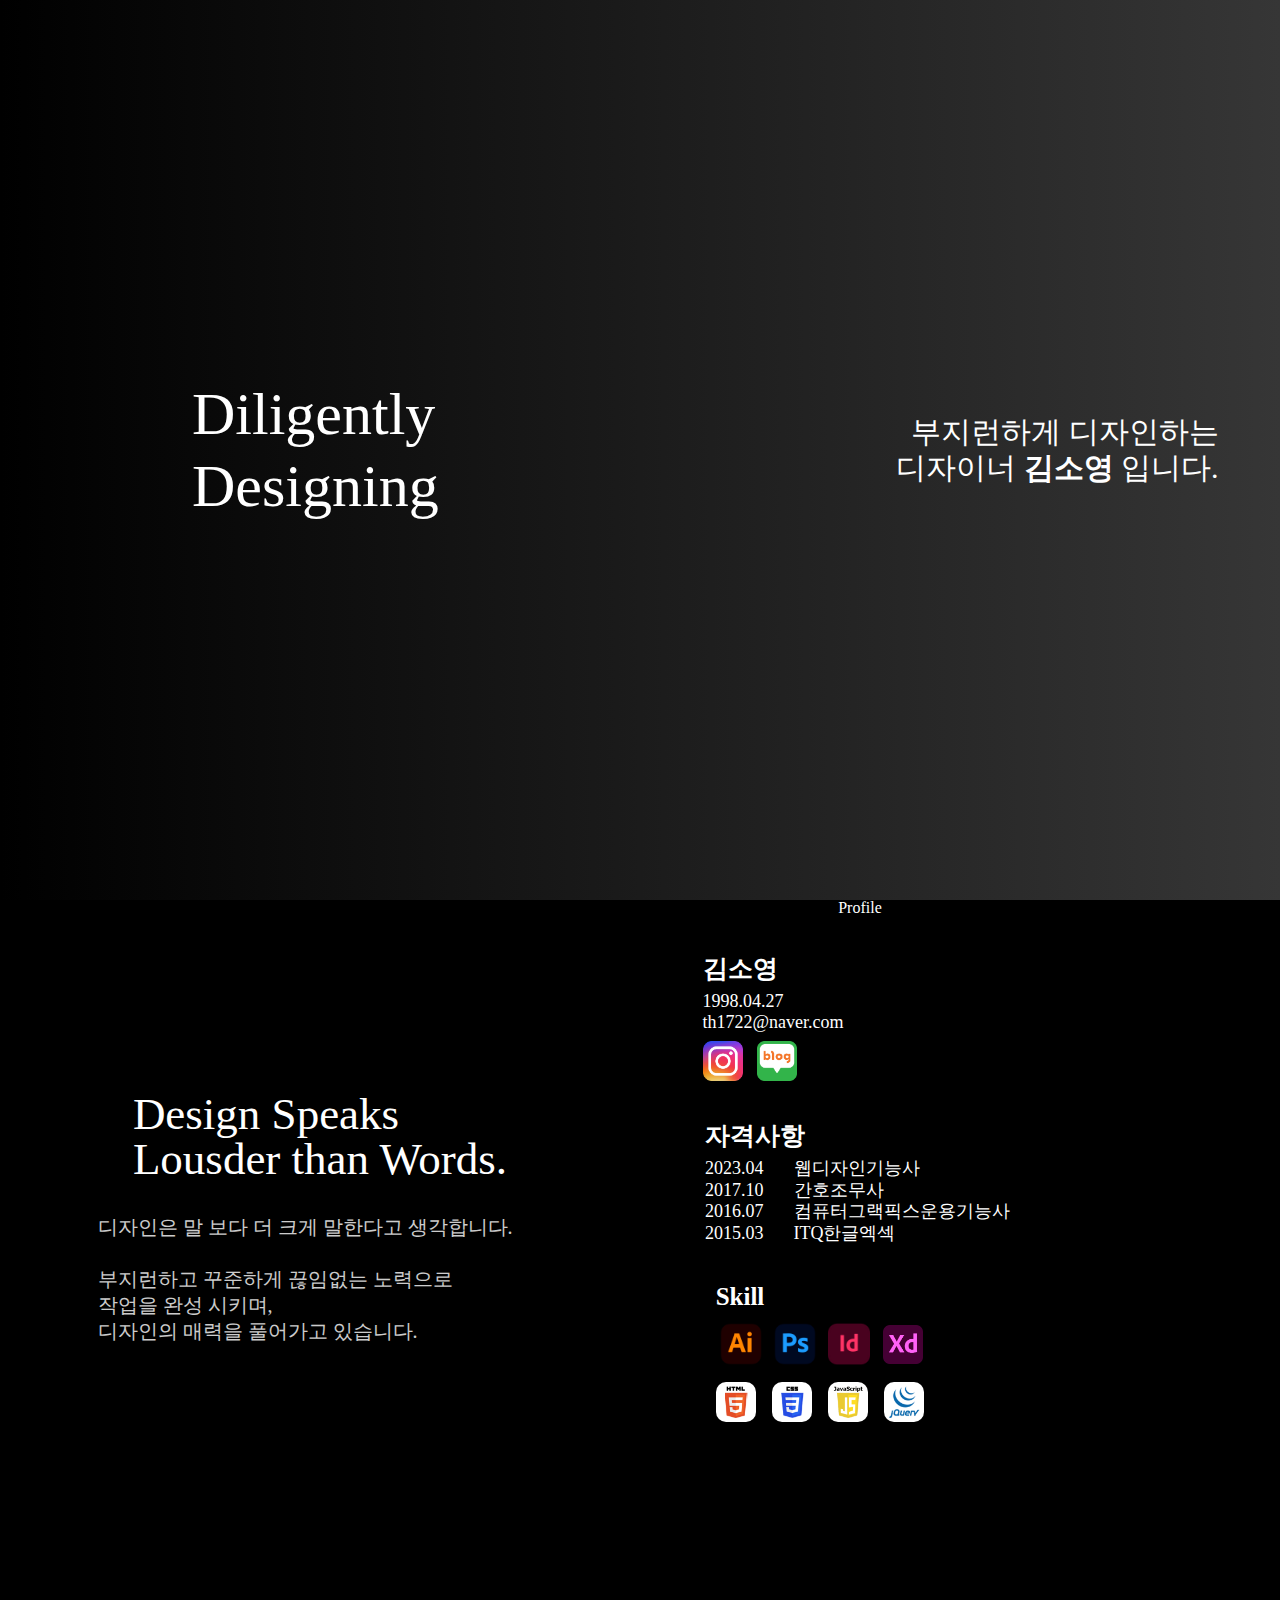
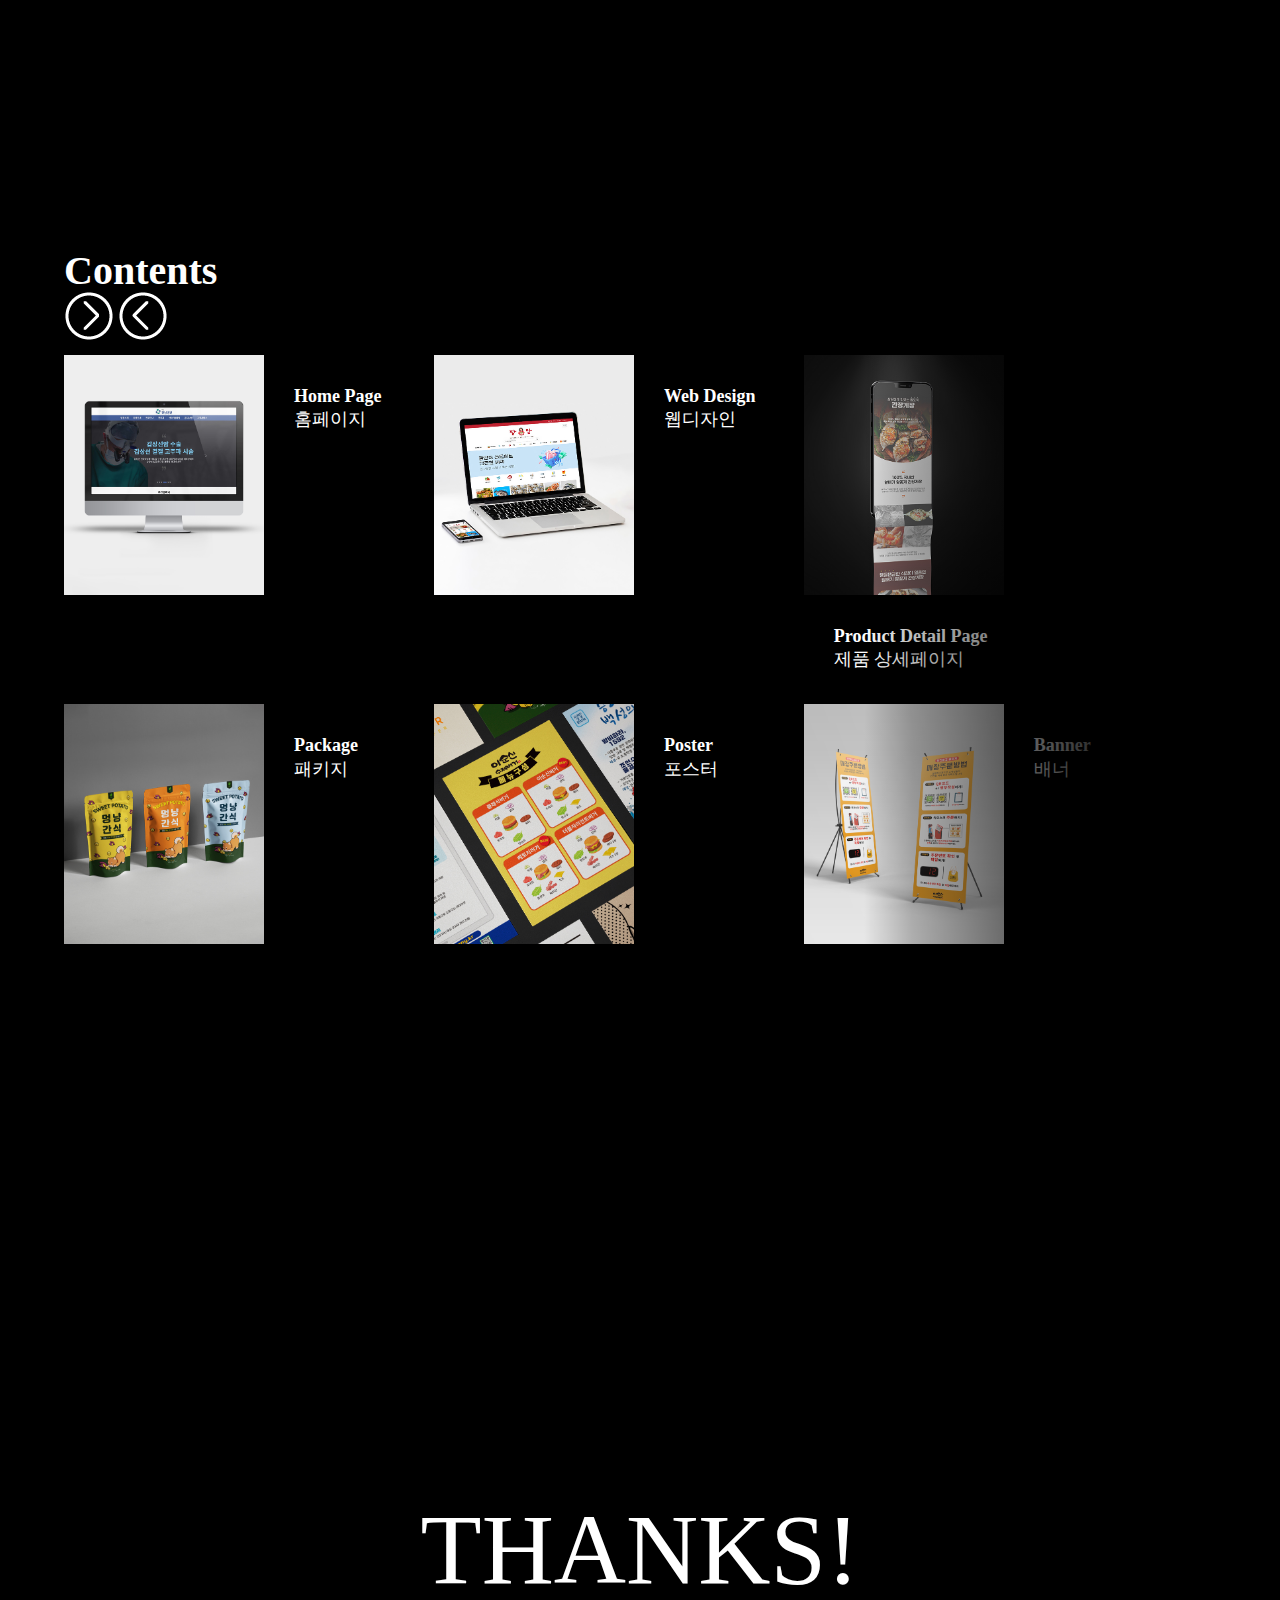
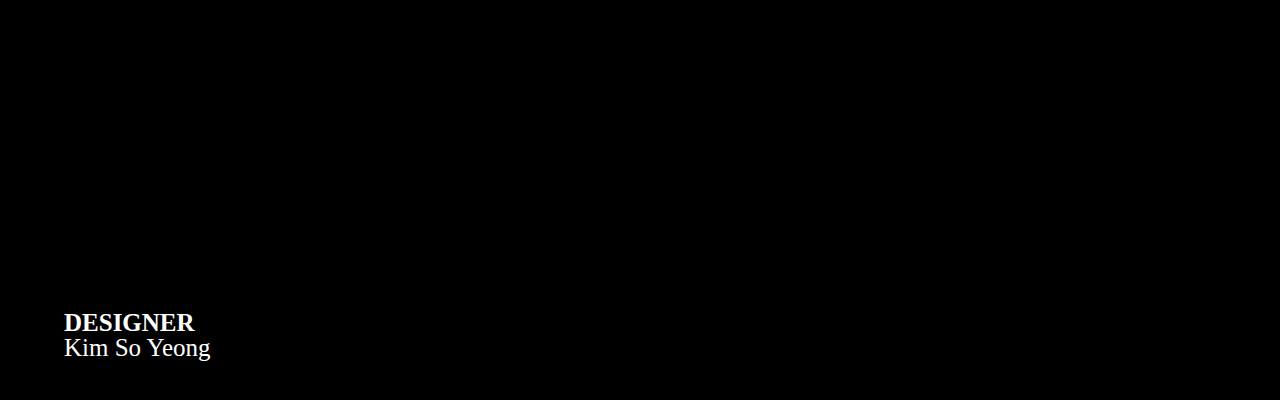
<file: index.html>
<!DOCTYPE html>
<html lang="ko">
<head>
    <meta charset="UTF-8">
    <meta name="viewport" content="width=device-width, initial-scale=1.0">
    <title>portfolio</title>
    <script src="https://code.jquery.com/jquery-3.7.1.min.js"></script>
    <script src="js/script.js" type="text/javascript"></script>
    <link rel="preconnect" href="https://cdn.jsdelivr.net/gh/Project-Noonnu/noonfonts_2107@1.1/Pretendard-Regular.woff">
    <link rel="stylesheet" href="css/reset.css">
    <link rel="stylesheet" href="css/style.css">
</head>
<body>
    <div class="section" id="page1">
        <div class="text_obj1 text1">
            <span class="text1_span">
                Diligently <br>
                Designing
            </span>
        </div> <!-- /.text_obj1 /.text1 -->
        <div class="text_obj2 text2">
            <span class="text2_span">
                부지런하게 디자인하는 <br>
                디자이너 <span class="text2_name">김소영</span> 입니다.
            </span>
        </div> <!-- /.text_obj2 /.text2 -->
    </div> <!-- #page1 -->

    <div class="section" id="page2">
        <div class="text1 page2_text">
            <span class="text_eg">
                Design Speaks <br>
                Lousder than Words.
            </span>
            <span class="text_kr">
                디자인은 말 보다 더 크게 말한다고 생각합니다. <br>
                <br>
                부지런하고 꾸준하게 끊임없는 노력으로 <br>
                작업을 완성 시키며, <br>
                디자인의 매력을 풀어가고 있습니다.
            </span>
        </div> <!-- /.text1 /.page2_text -->
        <div class="text2 page2_text2">
            <p>Profile</p>
            <div class="page2_box">
                <p>김소영</p>
                <p>
                    1998.04.27 <br>
                    th1722@naver.com
                </p>
                <div class="sns_icon">
                    <a href="https://www.instagram.com/ardi_studio_/" target="_blank"><img src="images/sns_icon1.png" alt="instagram"></a>
                    <a href="https://blog.naver.com/ardi_33" target="_blank"><img src="images/sns_icon2.png" alt="naver"></a>
                </div> <!-- /.sns_icon -->
            </div> <!-- /.page2_box -1 -->
            <div class="page2_box box_text1">
                <p>자격사항</p>
                <p>
                    2023.04 <br>
                    2017.10 <br>
                    2016.07 <br>
                    2015.03
                </p>
                <p>
                    웹디자인기능사 <br>
                    간호조무사 <br>
                    컴퓨터그랙픽스운용기능사 <br>
                    ITQ한글엑섹
                </p>
            </div> <!-- /.page2_box /box_text1 -->
            <div class="page2_box">
                <p>Skill</p>
                <div class="skill_icon skill_icon_box1">
                    <img src="images/illustrator_icon.png" alt="illustrator_icon">
                    <img src="images/photoshop_icon.png" alt="photoshop_icon">
                    <img src="images/indesign_icon.png" alt="indesign_icon">
                    <img src="images/xd_icon.png" alt="xd_icon">
                </div> <!-- /.skill_icon /.skill_icon_box1 -->
                <div class="skill_icon skill_icon_box2">
                    <img src="images/html_icon1.png" alt="html_icon">
                    <img src="images/css_icon1.png" alt="css_icon">
                    <img src="images/js_icon1.png" alt="js_icon">
                    <img src="images/jq_icon1.png" alt="jq_icon">
                </div> <!-- /.skill_icon /.skill_icon_box2 -->
            </div> <!-- /.page2_box -->
        </div> <!-- /.text1 /.page2_text -->
    </div> <!-- #page2 -->
    <div class="section" id="page3">
        <p>Contents</p>
        <ul class="contents_container">
            <button id="contents_next"><img src="images/next-icon.png" alt="button-next"></button>
            <button id="contents_prev"><img src="images/prev-icon.png" alt="button-prev"></button>
            <li>
                <ul id="contents1" class="contents contents_top">
                    <li class="contents_box">
                        <a href="index2.html" target="_blank">
                            <img src="images/homepage_main.jpg" alt="homepage_main">
                        </a>
                        <p>
                            Home Page
                            <br>
                            홈페이지
                        </p>

                    </li>
                    <li class="contents_box">
                        <a href="index3.html" target="_blank">
                            <img src="images/webdesign_main.jpg" alt="webdesign_main">
                        </a>
                        <p>
                            Web Design
                            <br>
                            웹디자인
                        </p>

                    </li>
                    <li class="contents_box">
                        <a href="index4.html" target="_blank">
                            <img src="images/detailedpagedesign_main.jpg" alt="detailedpagedesign_main">
                        </a>
                        <p>
                            <!-- Detailed page -->
                            Product Detail Page
                            <br>
                            제품 상세페이지
                        </p>

                    </li>
                    <li class="contents_box">
                        <a href="index5.html" target="_blank">
                            <img src="images/branding_main.jpg" alt="branding_main">
                        </a>
                        <p>
                            Branding
                            <br>
                            브랜딩
                        </p>

                    </li>
                </ul> <!-- /.contents /.contents_top -->
            </li>
            <li>
                <ul class="contents contents_bottom">
                    <li class="contents_box">
                        <a href="index6.html" target="_blank">
                            <img src="images/package_main.jpg" alt="package_main">
                        </a>
                        <p>
                            Package
                            <br>
                            패키지
                        </p>
                    </li>
                    <li class="contents_box">
                        <a href="index7.html" target="_blank">
                            <img src="images/poster_main.jpg" alt="poster_main">
                        </a>
                        <p>
                            Poster
                            <br>
                            포스터
                        </p>
                    </li>
                    <li class="contents_box">
                        <a href="index8.html" target="_blank">
                            <img src="images/banner_main.jpg" alt="banner_main">
                        </a>
                        <p>
                            Banner
                            <br>
                            배너
                        </p>
                    </li>
                    <li class="contents_box">
                        <a href="index9.html" target="_blank">
                            <img src="images/xd_main.jpg" alt="xd_main">
                        </a>
                        <p>
                            XD
                            <br>
                            XD
                        </p>
                    </li>
                </ul>  <!-- /.contents /.contents_bottom -->
            </li>
        </ul> <!-- /.contents_container -->
    </div> <!-- #page3 -->
    <div class="section" id="page4">
        <!-- <p>Thank you</p> -->
        <p>THANKS!</p>
        <span>DESIGNER</span>
        <span>Kim So Yeong</span>
    </div> <!-- #page4 -->
</body>
</html>
</file>
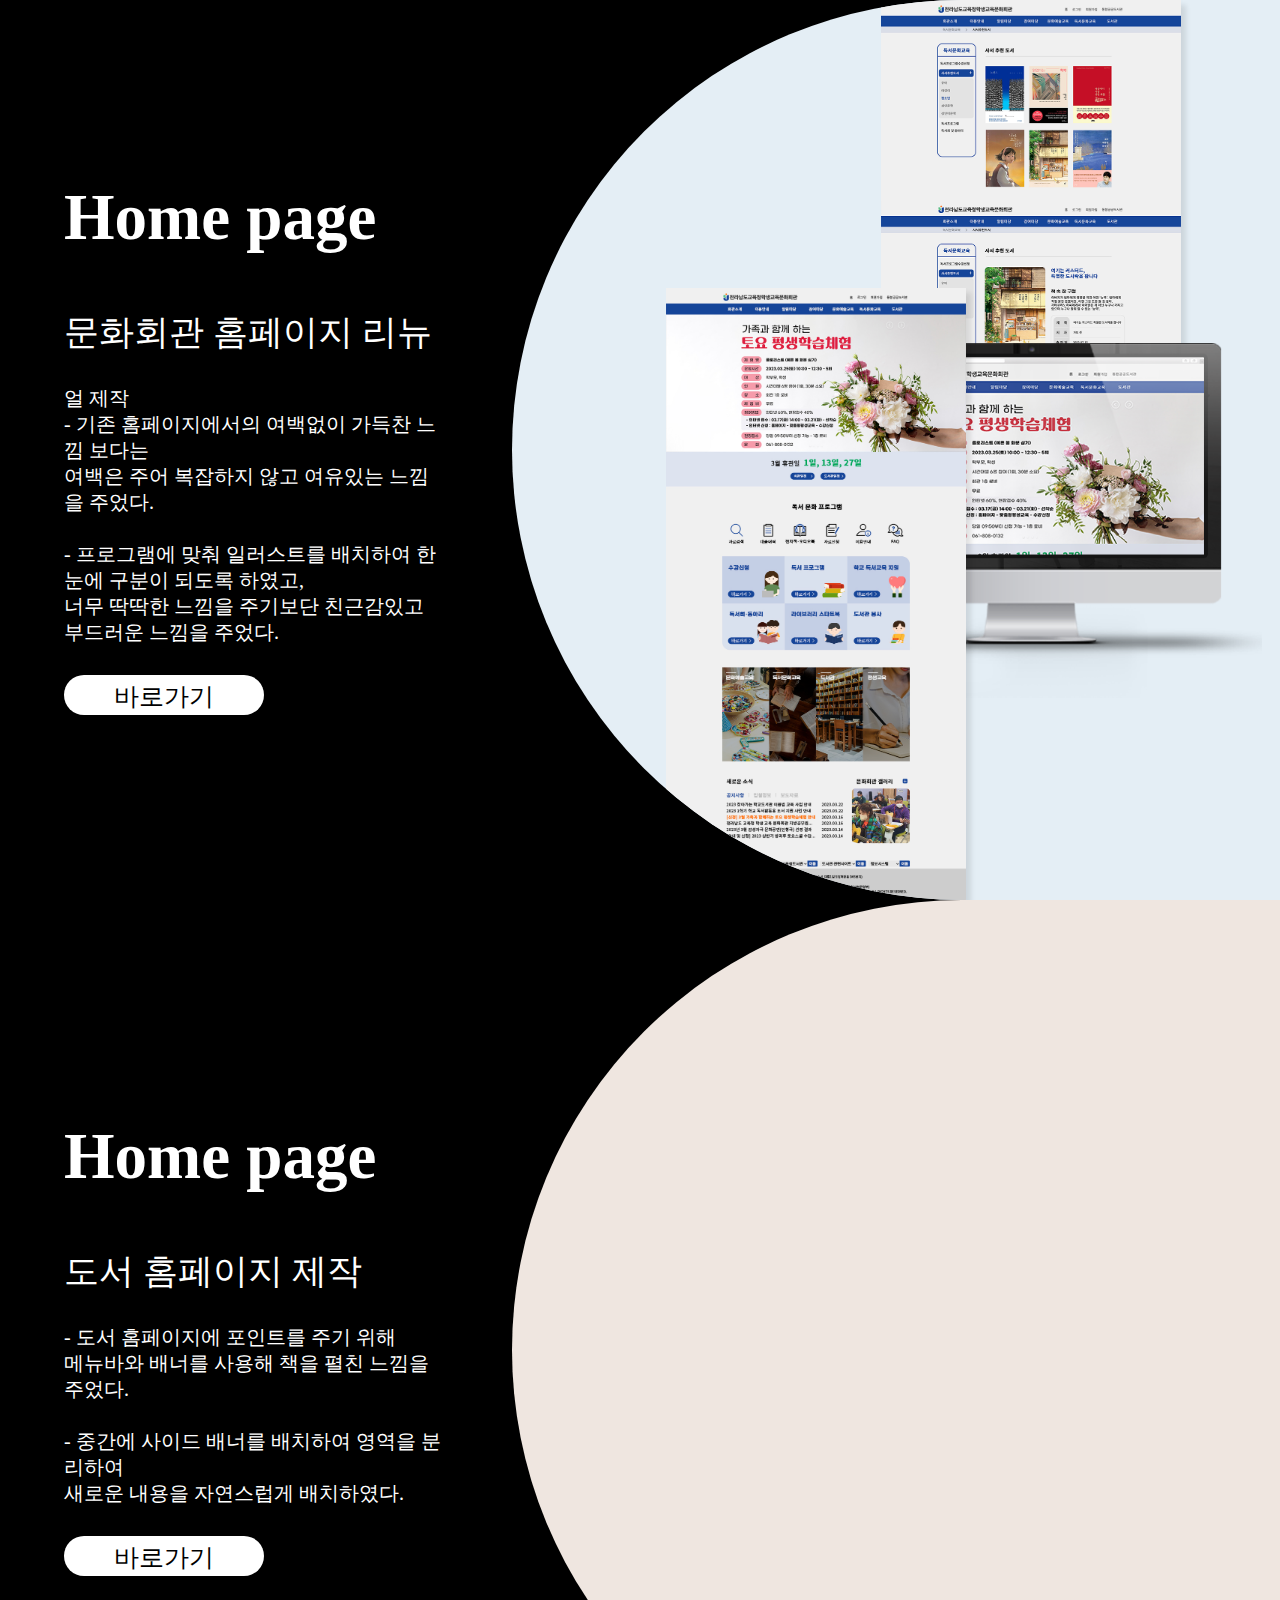
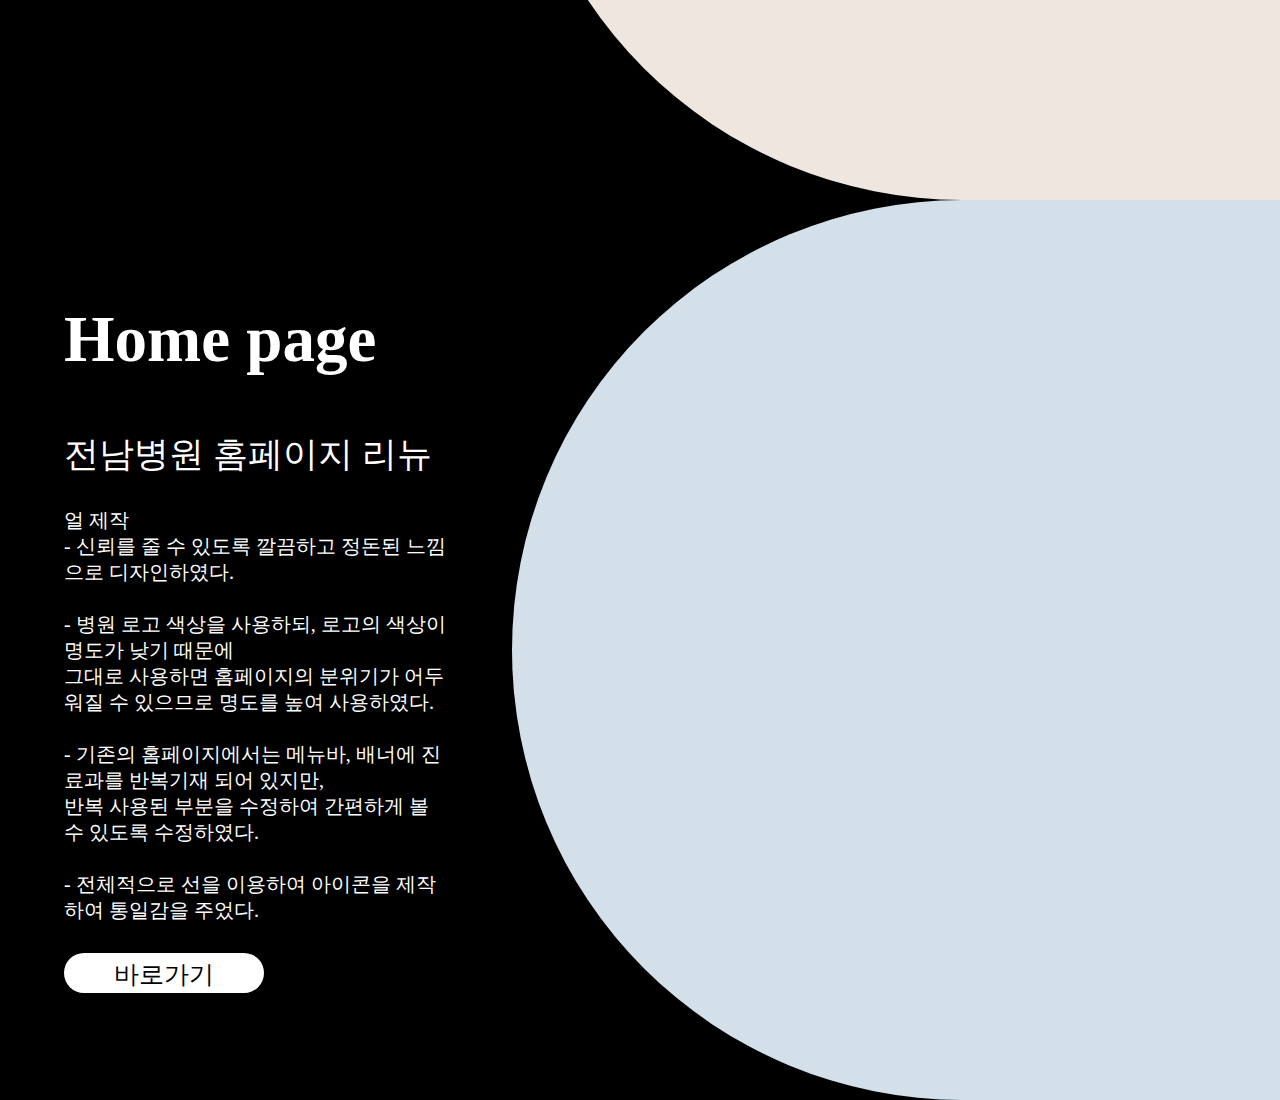
<file: index2.html>
<!DOCTYPE html>
<html lang="ko">

<head>
    <meta charset="UTF-8">
    <meta name="viewport" content="width=device-width, initial-scale=1.0">
    <title>portfolio</title>
    <script src="https://code.jquery.com/jquery-3.7.1.min.js"></script>
    <script src="js/script2.js" type="text/javascript"></script>
    <link rel="preconnect" href="https://cdn.jsdelivr.net/gh/Project-Noonnu/noonfonts_2107@1.1/Pretendard-Regular.woff">
    <link rel="stylesheet" href="css/reset.css">
    <link rel="stylesheet" href="css/style2.css">
</head>

<body>
    <div class="section" id="page1">
        <div class="main_box">
            <p>Home page</p>
            <p>
                문화회관 홈페이지 리뉴얼 제작
                <br>
                - 기존 홈페이지에서의 여백없이 가득찬 느낌 보다는
                <br>
                여백은 주어 복잡하지 않고 여유있는 느낌을 주었다.
                <br>
                <br>
                - 프로그램에 맞춰 일러스트를 배치하여 한 눈에 구분이 되도록 하였고,
                <br>
                너무 딱딱한 느낌을 주기보단 친근감있고 부드러운 느낌을 주었다.
            </p>
            <a href="https://soyeong121.github.io/renewal1/" target="_blank">바로가기</a>
        </div> <!-- /.main_box -->
        <div class="main_img">
            <img class="fadeIn" src="images/img-container1-1.png" alt="img-container1-1">
            <img class="fadeInUp" src="images/img-container1-2.jpg" alt="img-container1-2">
            <img class="fadeInDown" src="images/img-container1-3.jpg" alt="img-container1-3">
        </div> <!-- /.main_img -->
    </div> <!-- /.page1 -->
    <div class="section" id="page2">
        <div class="main_box">
            <p>Home page</p>
            <p>
                도서 홈페이지 제작
                <br>
                - 도서 홈페이지에 포인트를 주기 위해
                <br>
                메뉴바와 배너를 사용해 책을 펼친 느낌을 주었다.
                <br>
                <br>
                - 중간에 사이드 배너를 배치하여 영역을 분리하여
                <br>
                새로운 내용을 자연스럽게 배치하였다.
            </p>
            <a href="https://soyeong121.github.io/newhomepage/" target="_blank">바로가기</a>
        </div> <!-- /.main_box -->
        <div class="main_img">
            <img class="hidden hiddenIn" src="images/img-container2-1.png" alt="img-container1-1">
            <img class="hidden hiddenUp" src="images/img-container2-2.jpg" alt="img-container1-2">
            <img class="hidden hiddenDown" src="images/img-container2-3.jpg" alt="img-container1-3">
        </div> <!-- /.main_img -->
    </div> <!-- /.page2 -->
    <div class="section" id="page3">
        <div class="main_box">
            <p>Home page</p>
            <p>
                전남병원 홈페이지 리뉴얼 제작
                <br>
                - 신뢰를 줄 수 있도록 깔끔하고 정돈된 느낌으로 디자인하였다.
                <br>
                <br>
                - 병원 로고 색상을 사용하되, 로고의 색상이 명도가 낮기 때문에
                <br>
                그대로 사용하면 홈페이지의 분위기가 어두워질 수 있으므로 명도를 높여 사용하였다.
                <br>
                <br>
                - 기존의 홈페이지에서는 메뉴바, 배너에 진료과를 반복기재 되어 있지만,
                <br>
                반복 사용된 부분을 수정하여 간편하게 볼 수 있도록 수정하였다.
                <br>
                <br>
                - 전체적으로 선을 이용하여 아이콘을 제작하여 통일감을 주었다.
            </p>
            <a href="https://soyeong121.github.io/renewal2/" target="_blank">바로가기</a>
        </div> <!-- /.main_box -->
        <div class="main_img">
            <img class="hidden hiddenIn" src="images/img-container3-1.png" alt="img-container1-1">
            <img class="hidden hiddenUp" src="images/img-container3-2.jpg" alt="img-container1-2">
            <img class="hidden hiddenDown" src="images/img-container3-3.jpg" alt="img-container1-3">
        </div> <!-- /.main_img -->
    </div> <!-- /.page3 -->
</body>

</html>
</file>
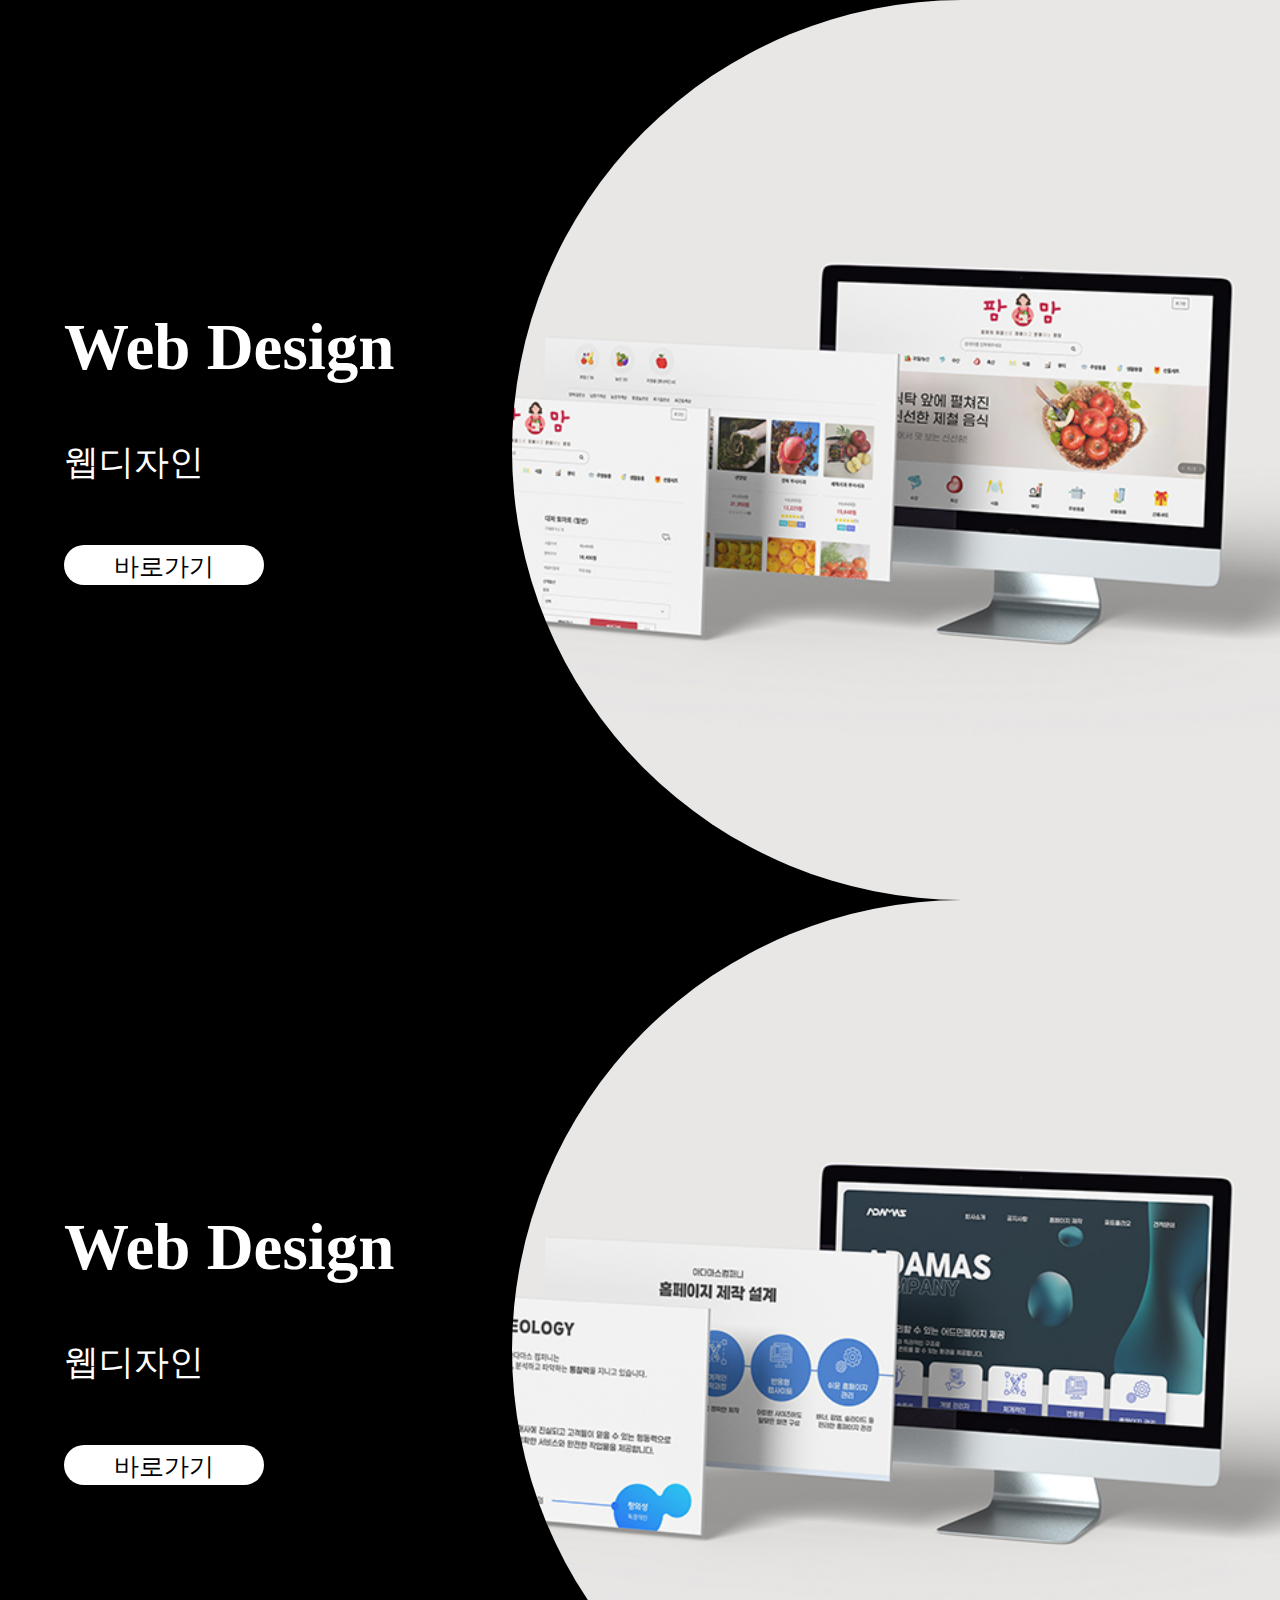
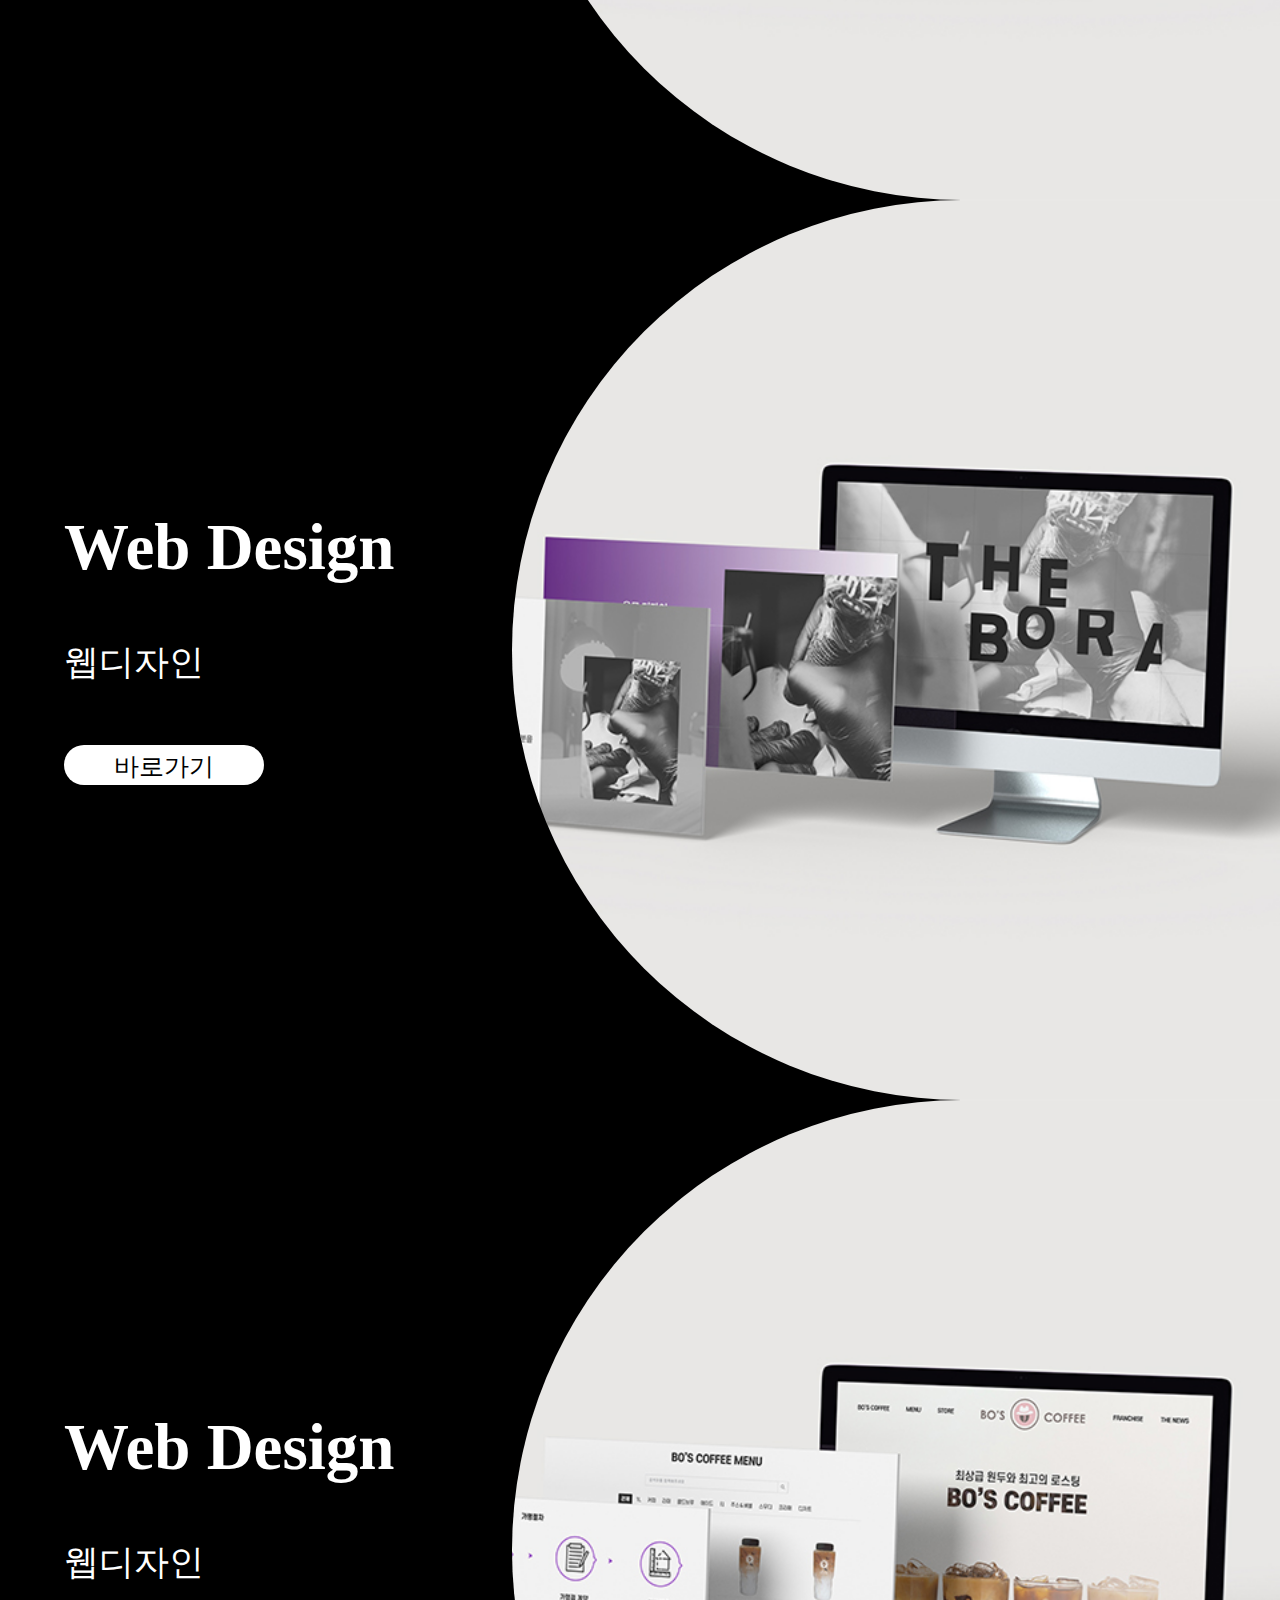
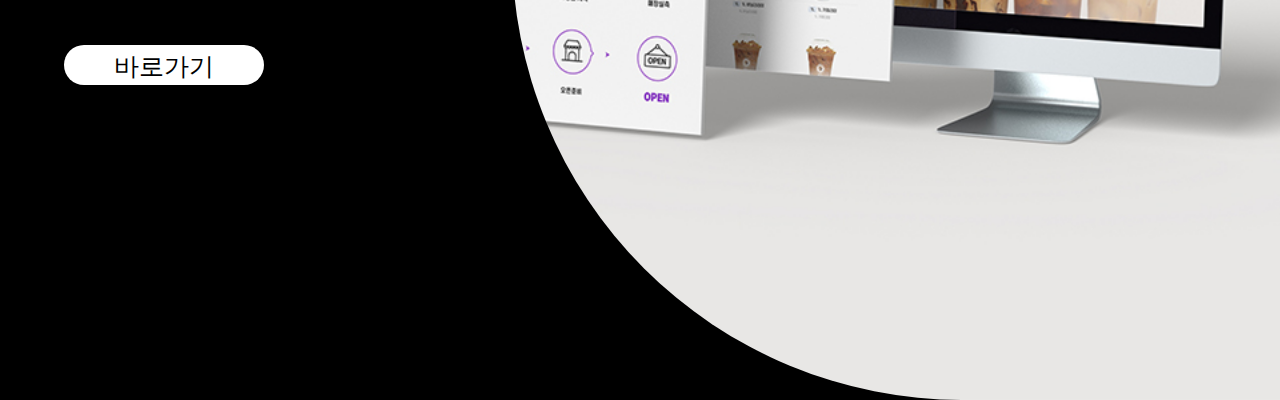
<file: index3.html>
<!DOCTYPE html>
<html lang="ko">

<head>
    <meta charset="UTF-8">
    <meta name="viewport" content="width=device-width, initial-scale=1.0">
    <title>portfolio</title>
    <script src="https://code.jquery.com/jquery-3.7.1.min.js"></script>
    <script src="js/script3.js" type="text/javascript"></script>
    <link rel="preconnect" href="https://cdn.jsdelivr.net/gh/Project-Noonnu/noonfonts_2107@1.1/Pretendard-Regular.woff">
    <link rel="stylesheet" href="css/reset.css">
    <link rel="stylesheet" href="css/style3.css">
</head>

<body>
    <div id="page1" class="section">
        <div class="containerText">
            <p>Web Design</p>
            <p>웹디자인</p>
            <a href="https://farmmom.net/" target="_blank">바로가기</a>
        </div> <!-- /.containerText -->
        <div class="containerImg">
            <img src="images/webdesign_main1.jpg" alt="webdesign_main1">
        </div> <!-- /.containerImg -->
    </div> <!-- /#page1 -->
    <div id="page2" class="section">
        <div class="containerText">
            <p>Web Design</p>
            <p>웹디자인</p>
            <a href="https://adamas-company.kr/" target="_blank">바로가기</a>
        </div> <!-- /.containerText -->
        <div class="containerImg">
            <img src="images/webdesign_main2.jpg" alt="webdesign_main2">
        </div> <!-- /.containerImg -->
    </div> <!-- /#page2 -->
    <div id="page3" class="section">
        <div class="containerText">
            <p>Web Design</p>
            <p>웹디자인</p>
            <a href="http://the-bora.kr/" target="_blank">바로가기</a>
        </div> <!-- /.containerText -->
        <div class="containerImg">
            <img src="images/webdesign_main3.jpg" alt="webdesign_main3">
        </div> <!-- /.containerImg -->
    </div> <!-- /#page3 -->
    <div id="page4" class="section">
        <div class="containerText">
            <p>Web Design</p>
            <p>웹디자인</p>
            <a href="https://bos-coffee.com/" target="_blank">바로가기</a>
        </div> <!-- /.containerText -->
        <div class="containerImg">
            <img src="images/webdesign_main4.jpg" alt="webdesign_main4">
        </div> <!-- /.containerImg -->
    </div> <!-- /#page4 -->
</body>

</html>
</file>
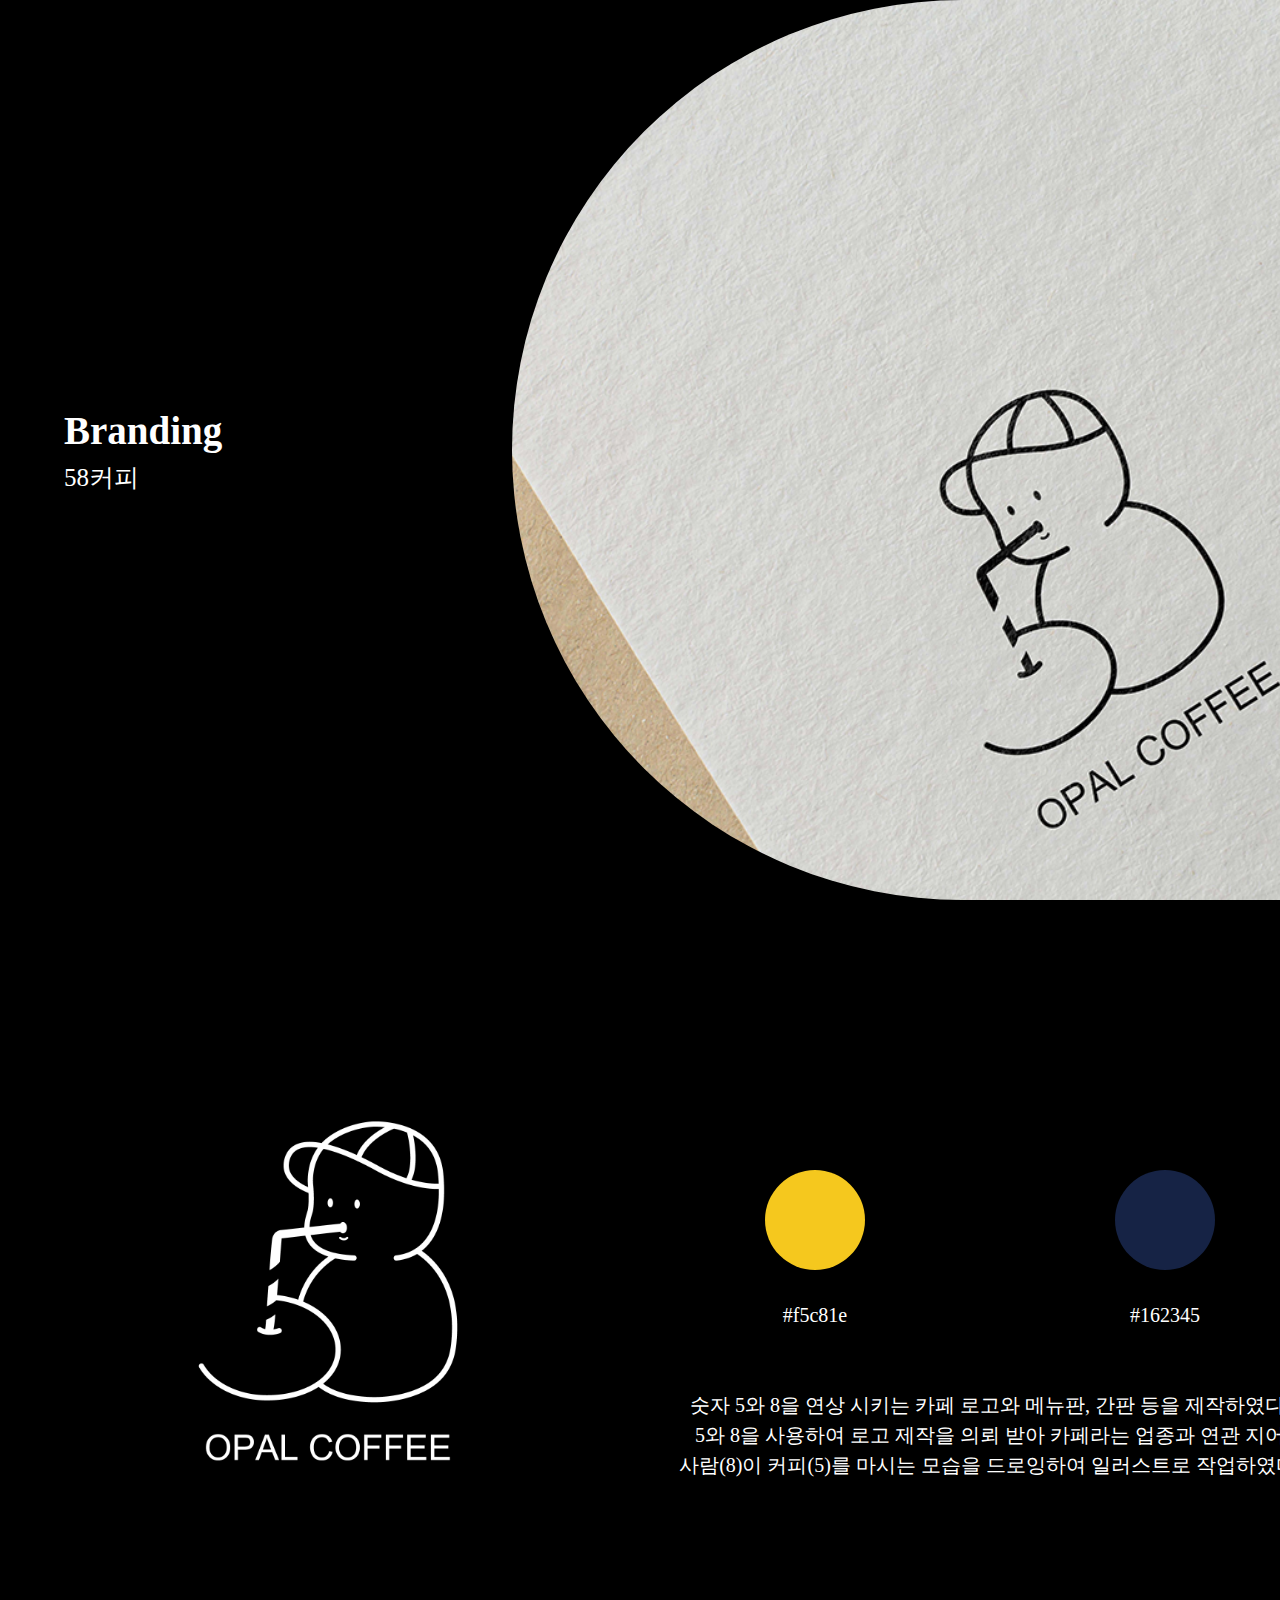
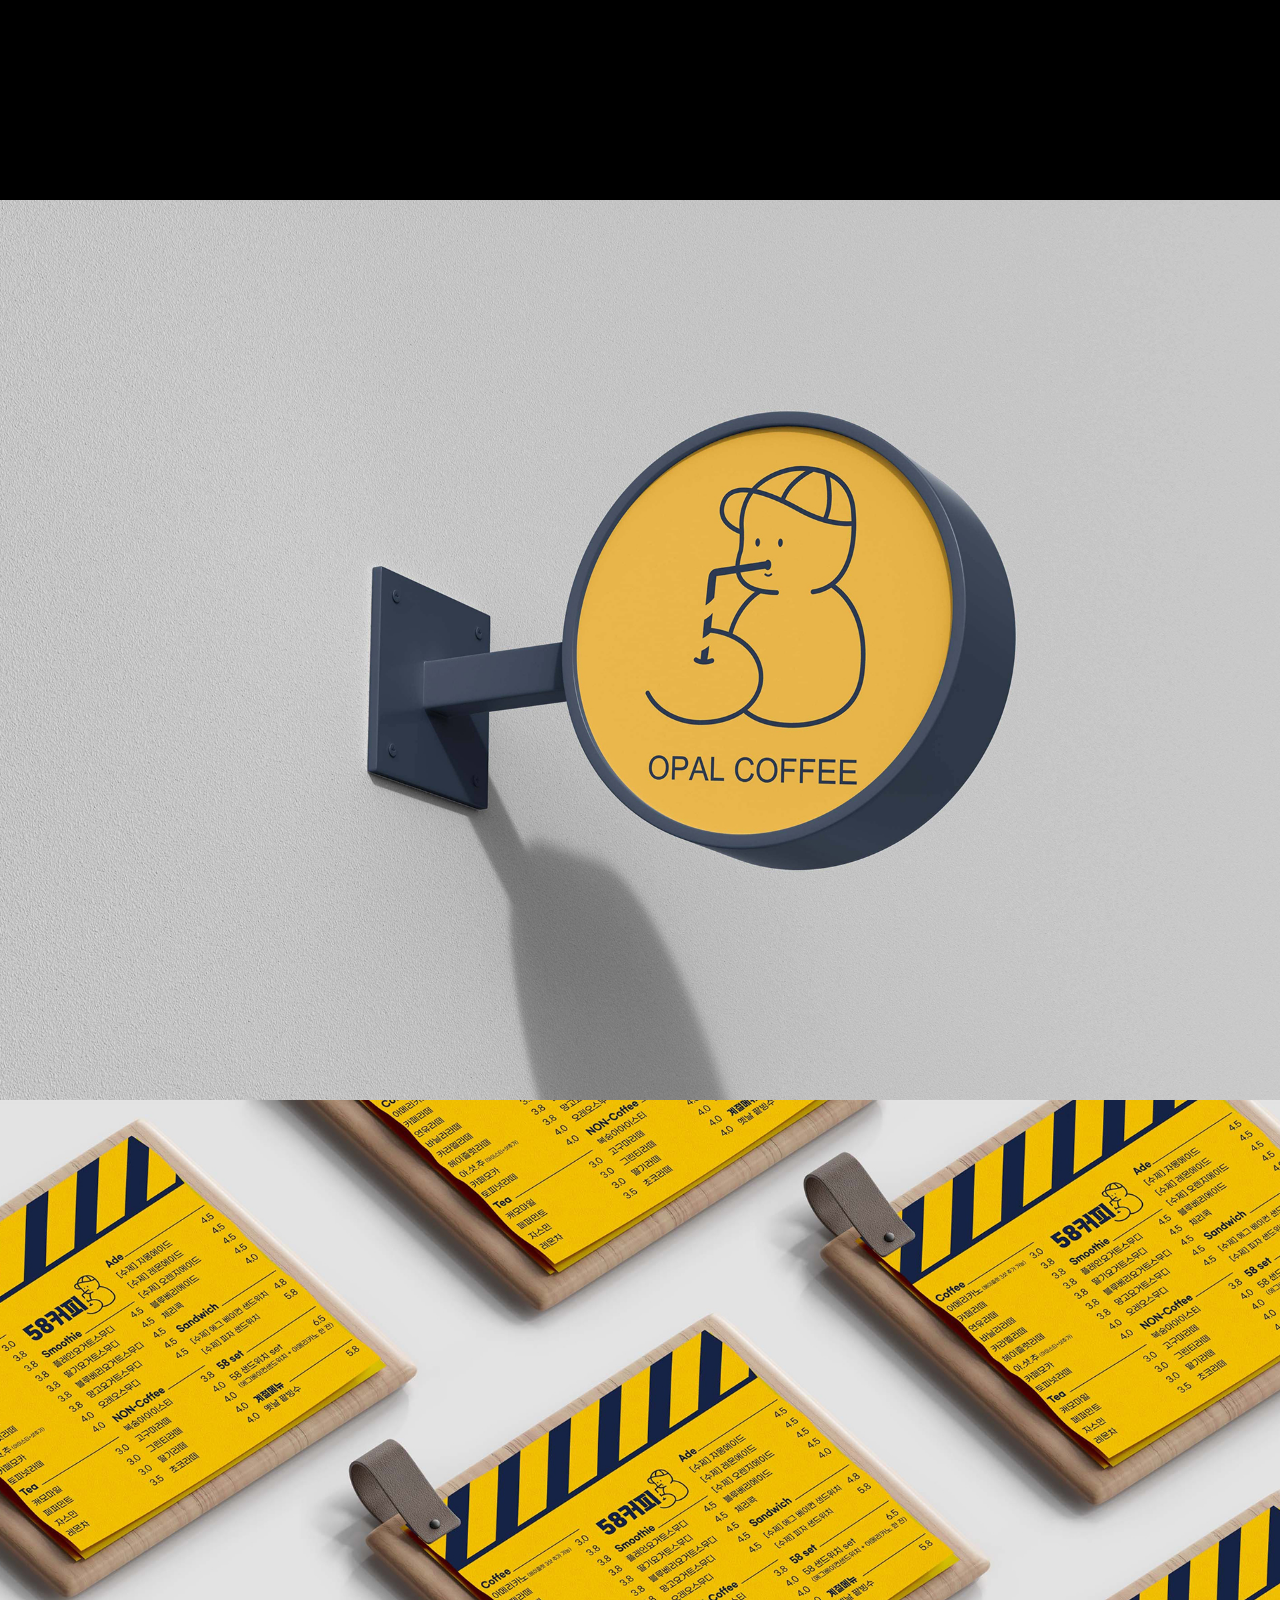
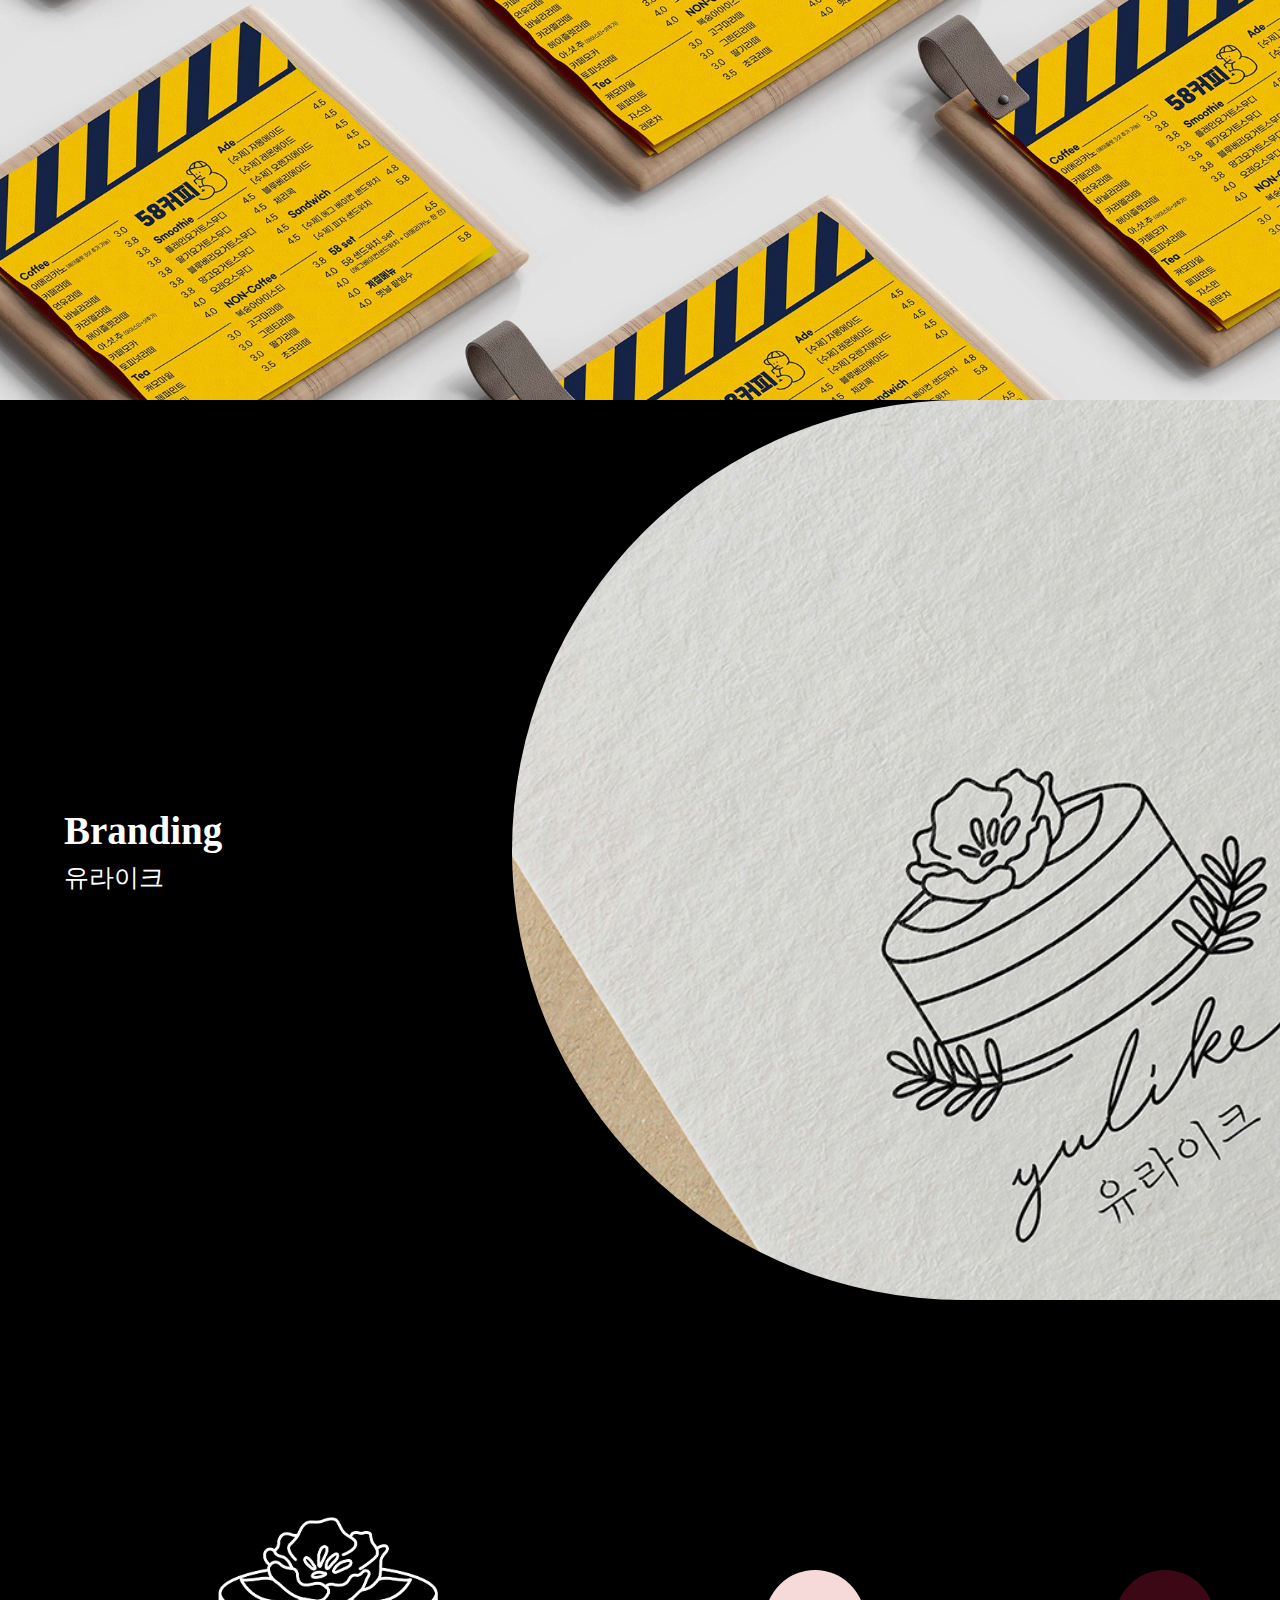
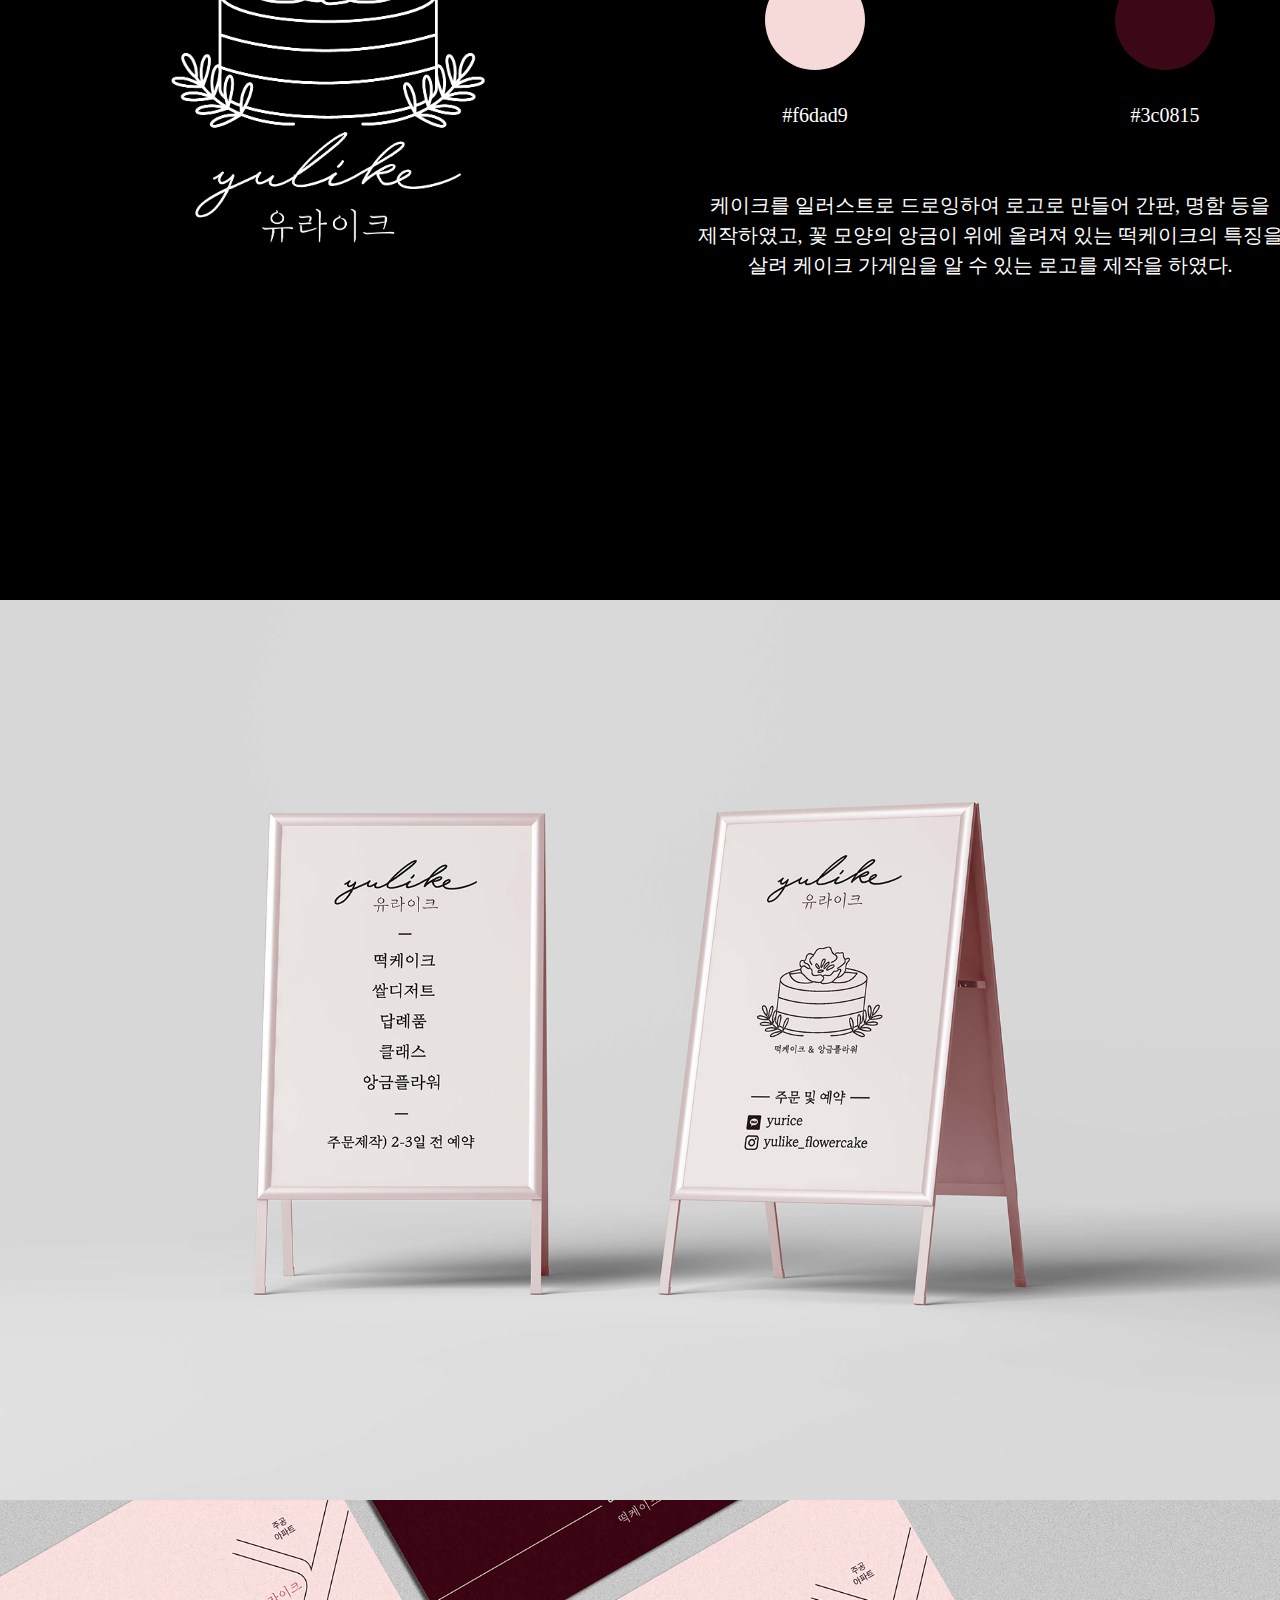
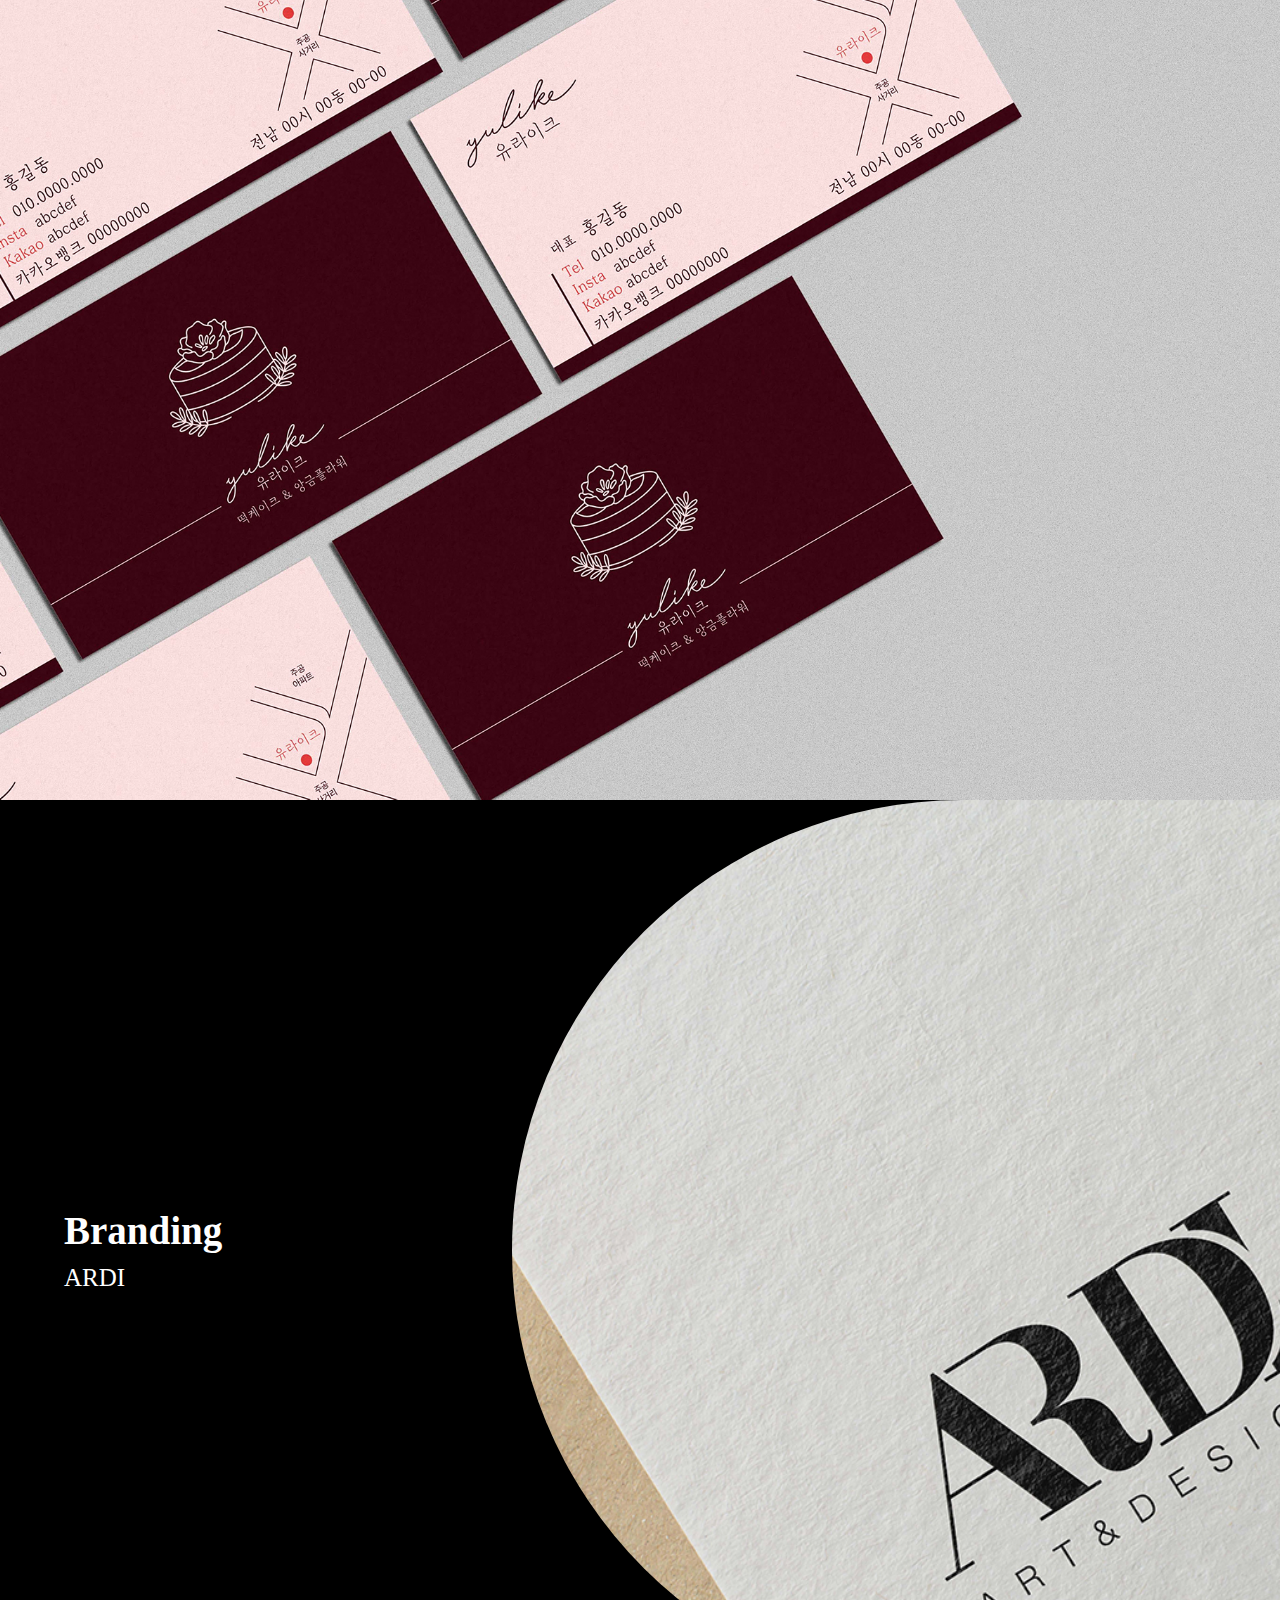
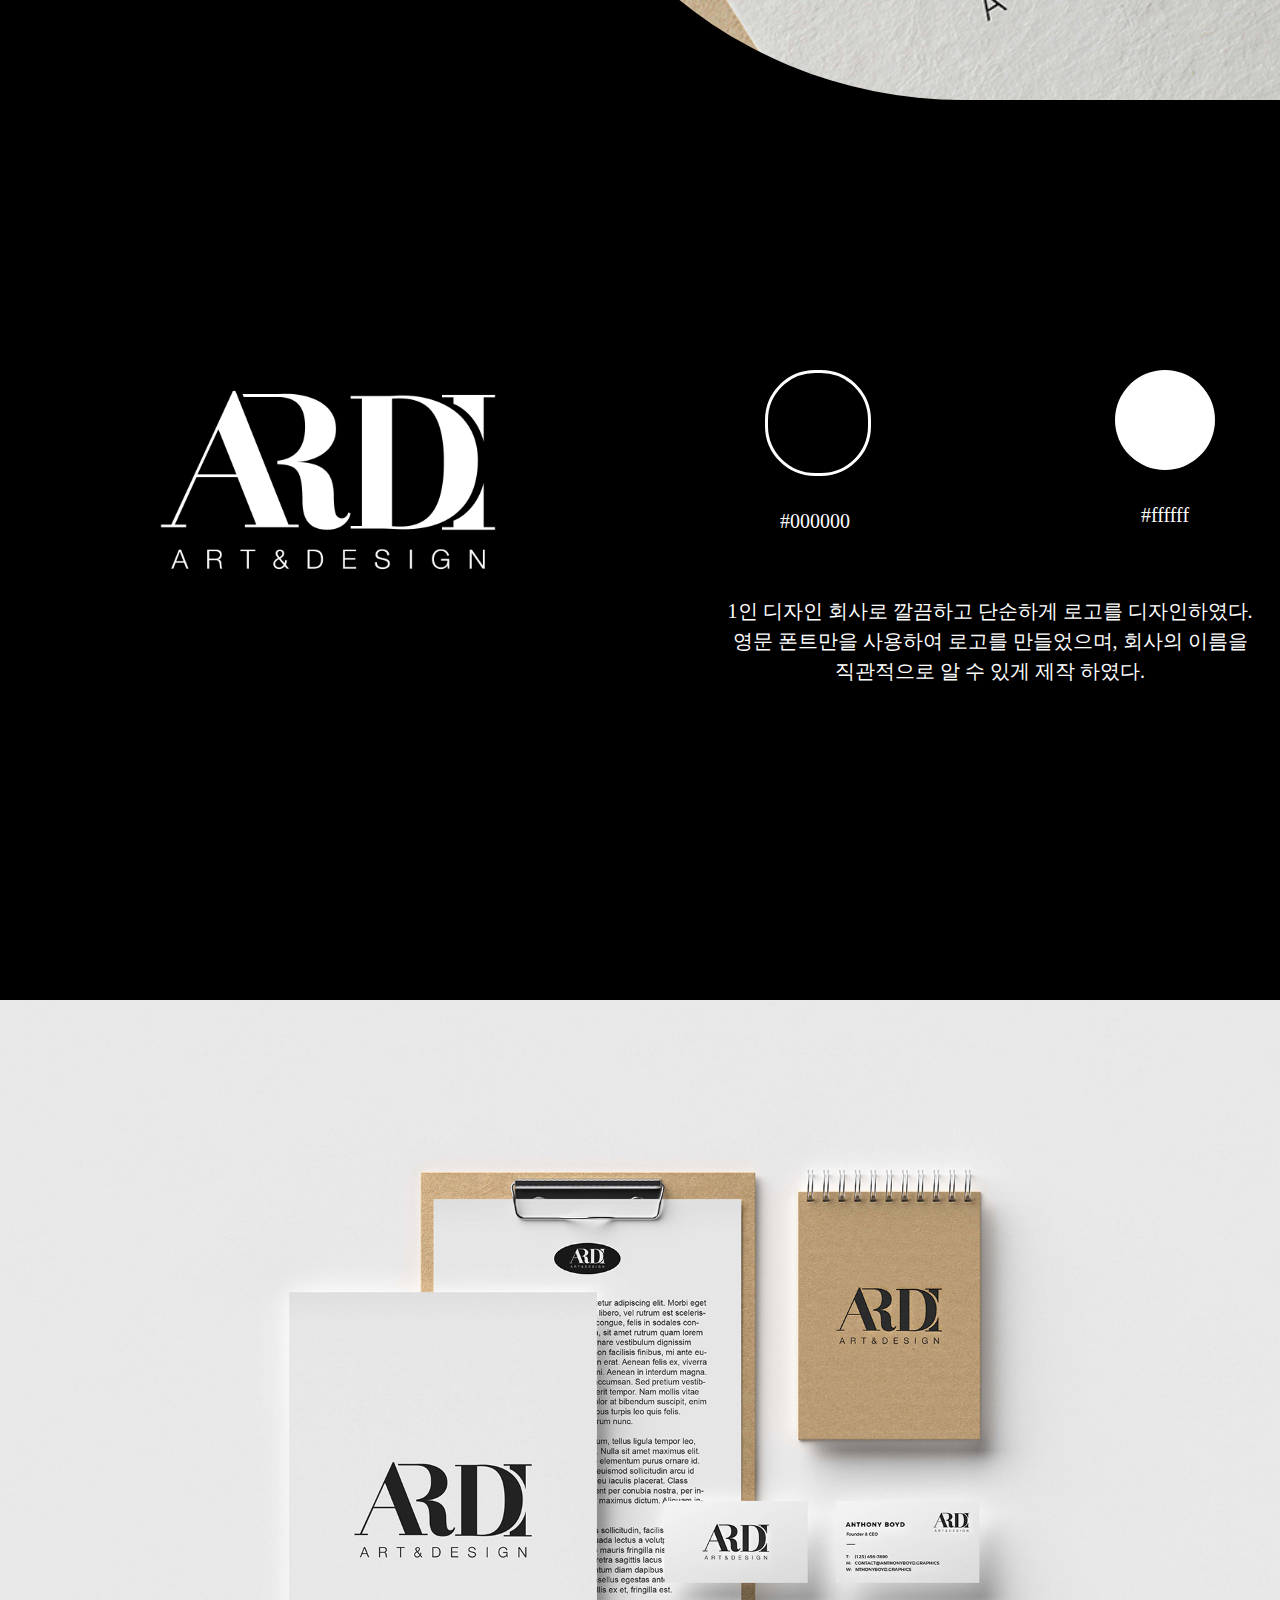
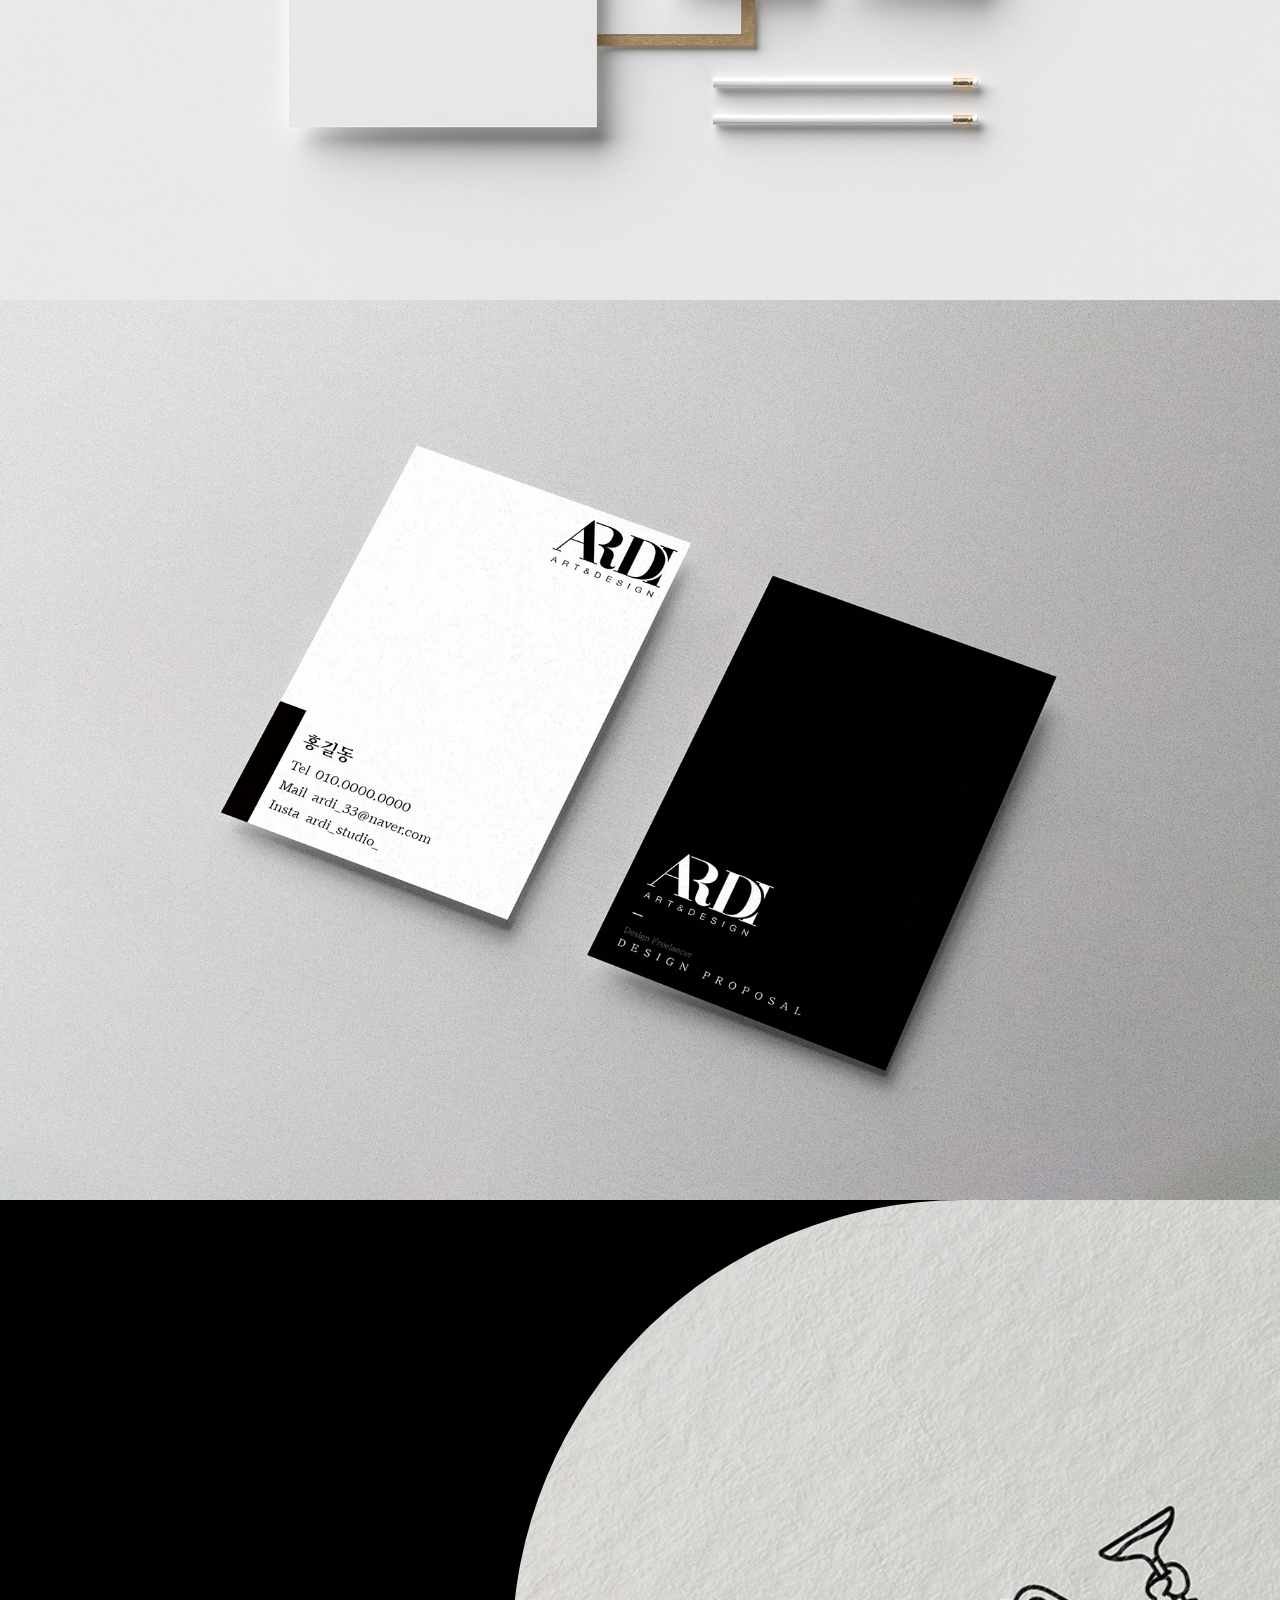
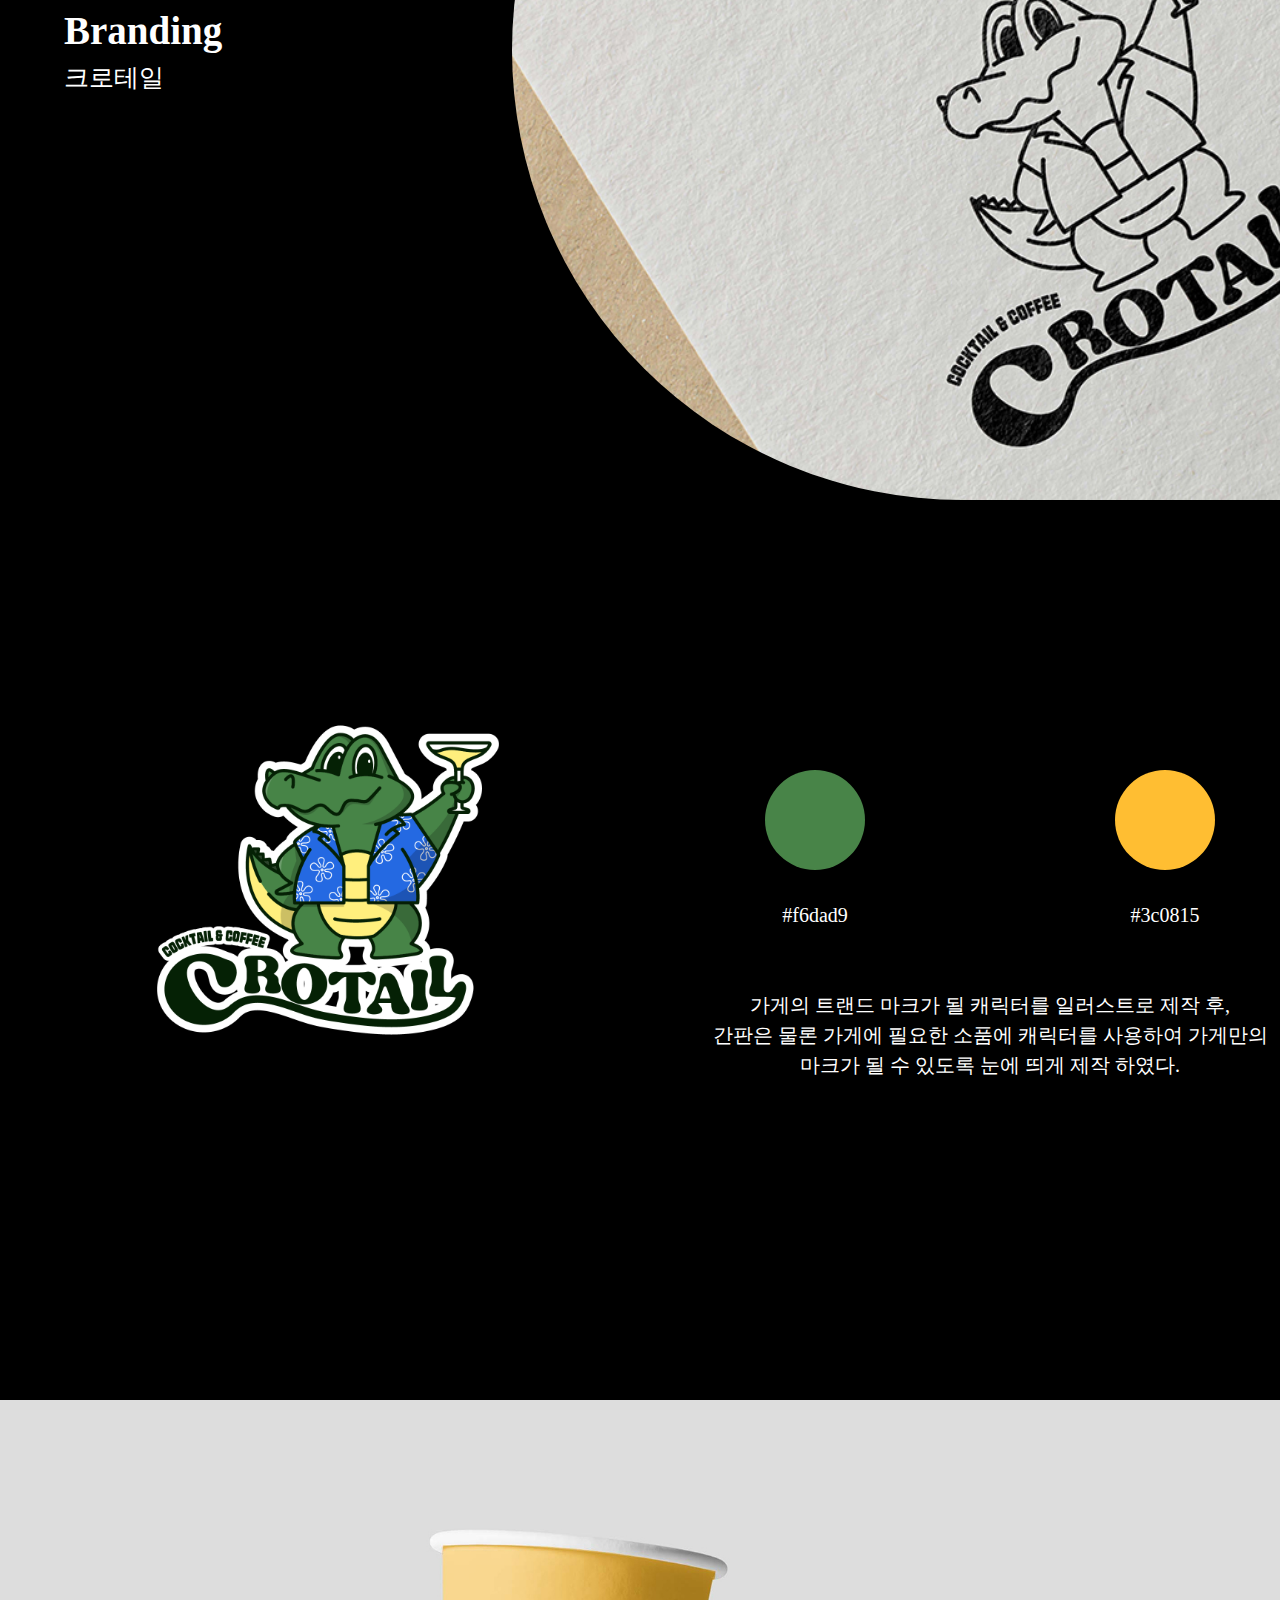
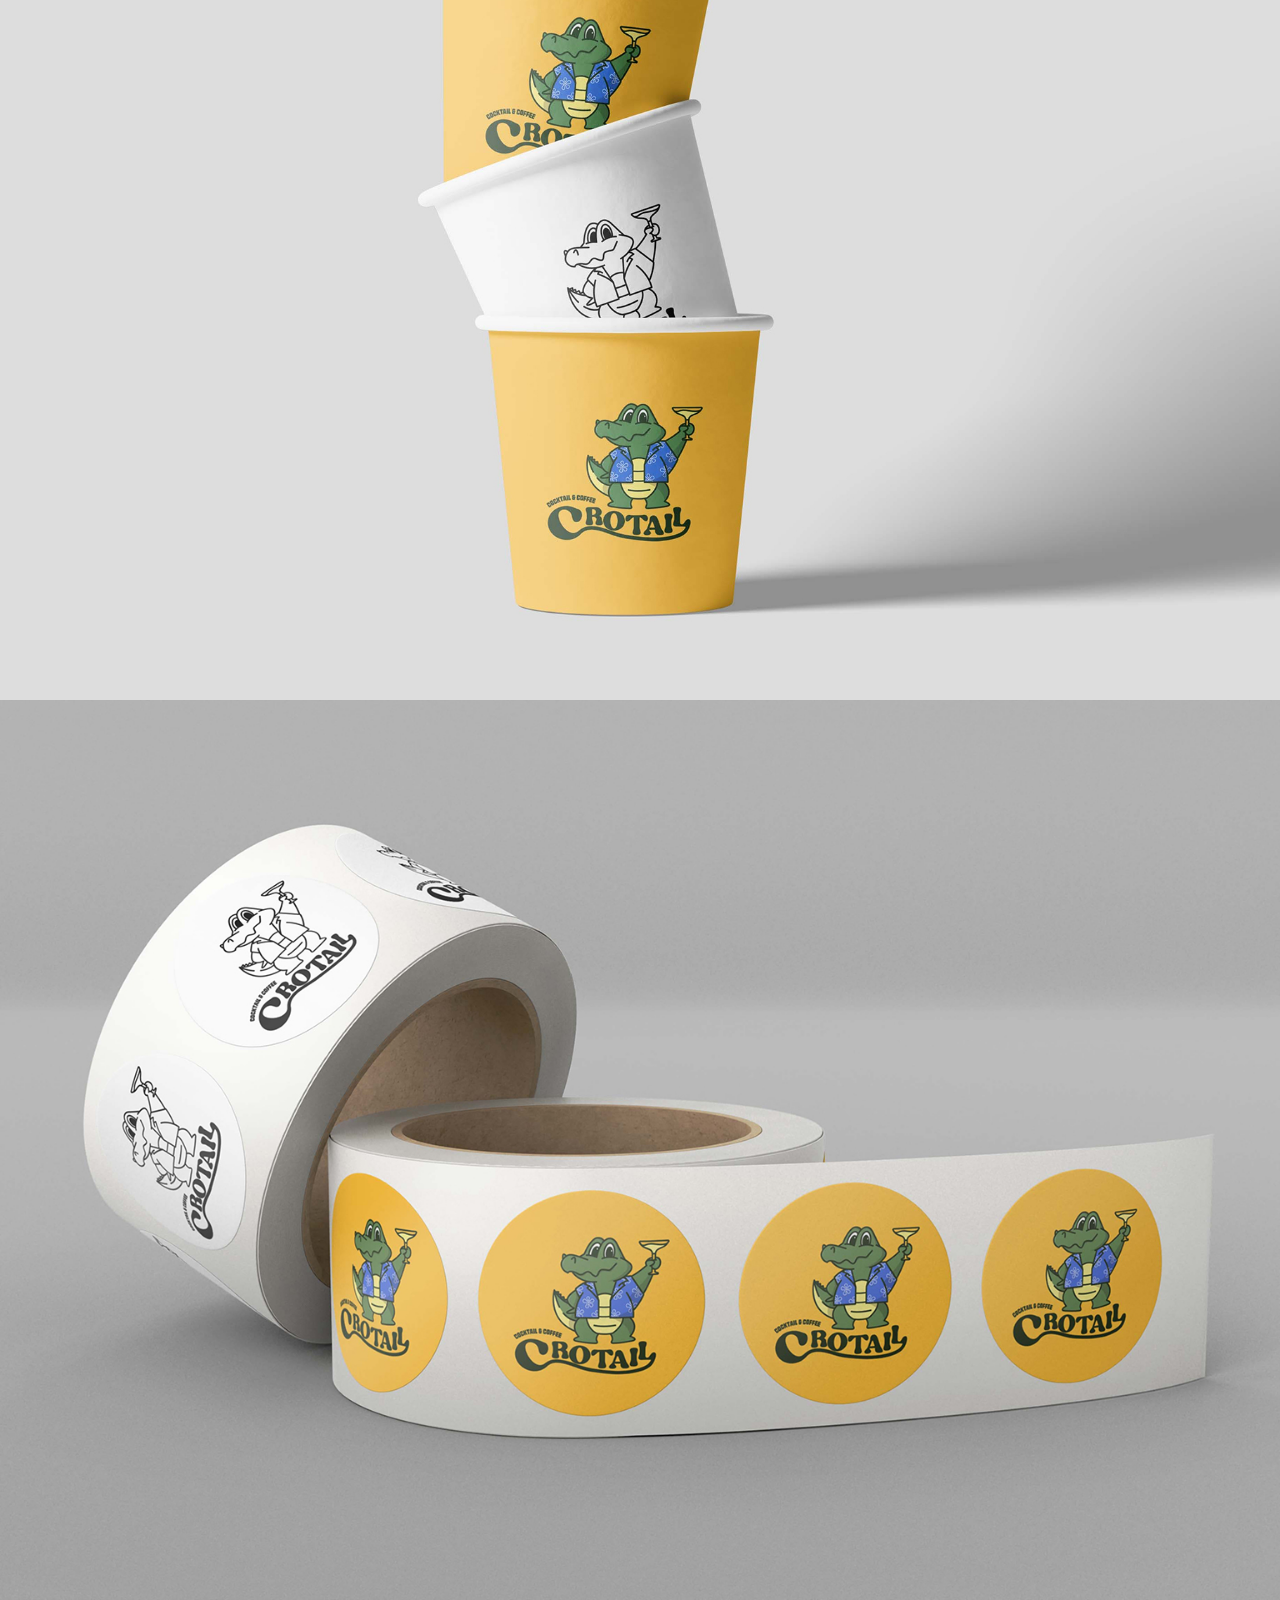
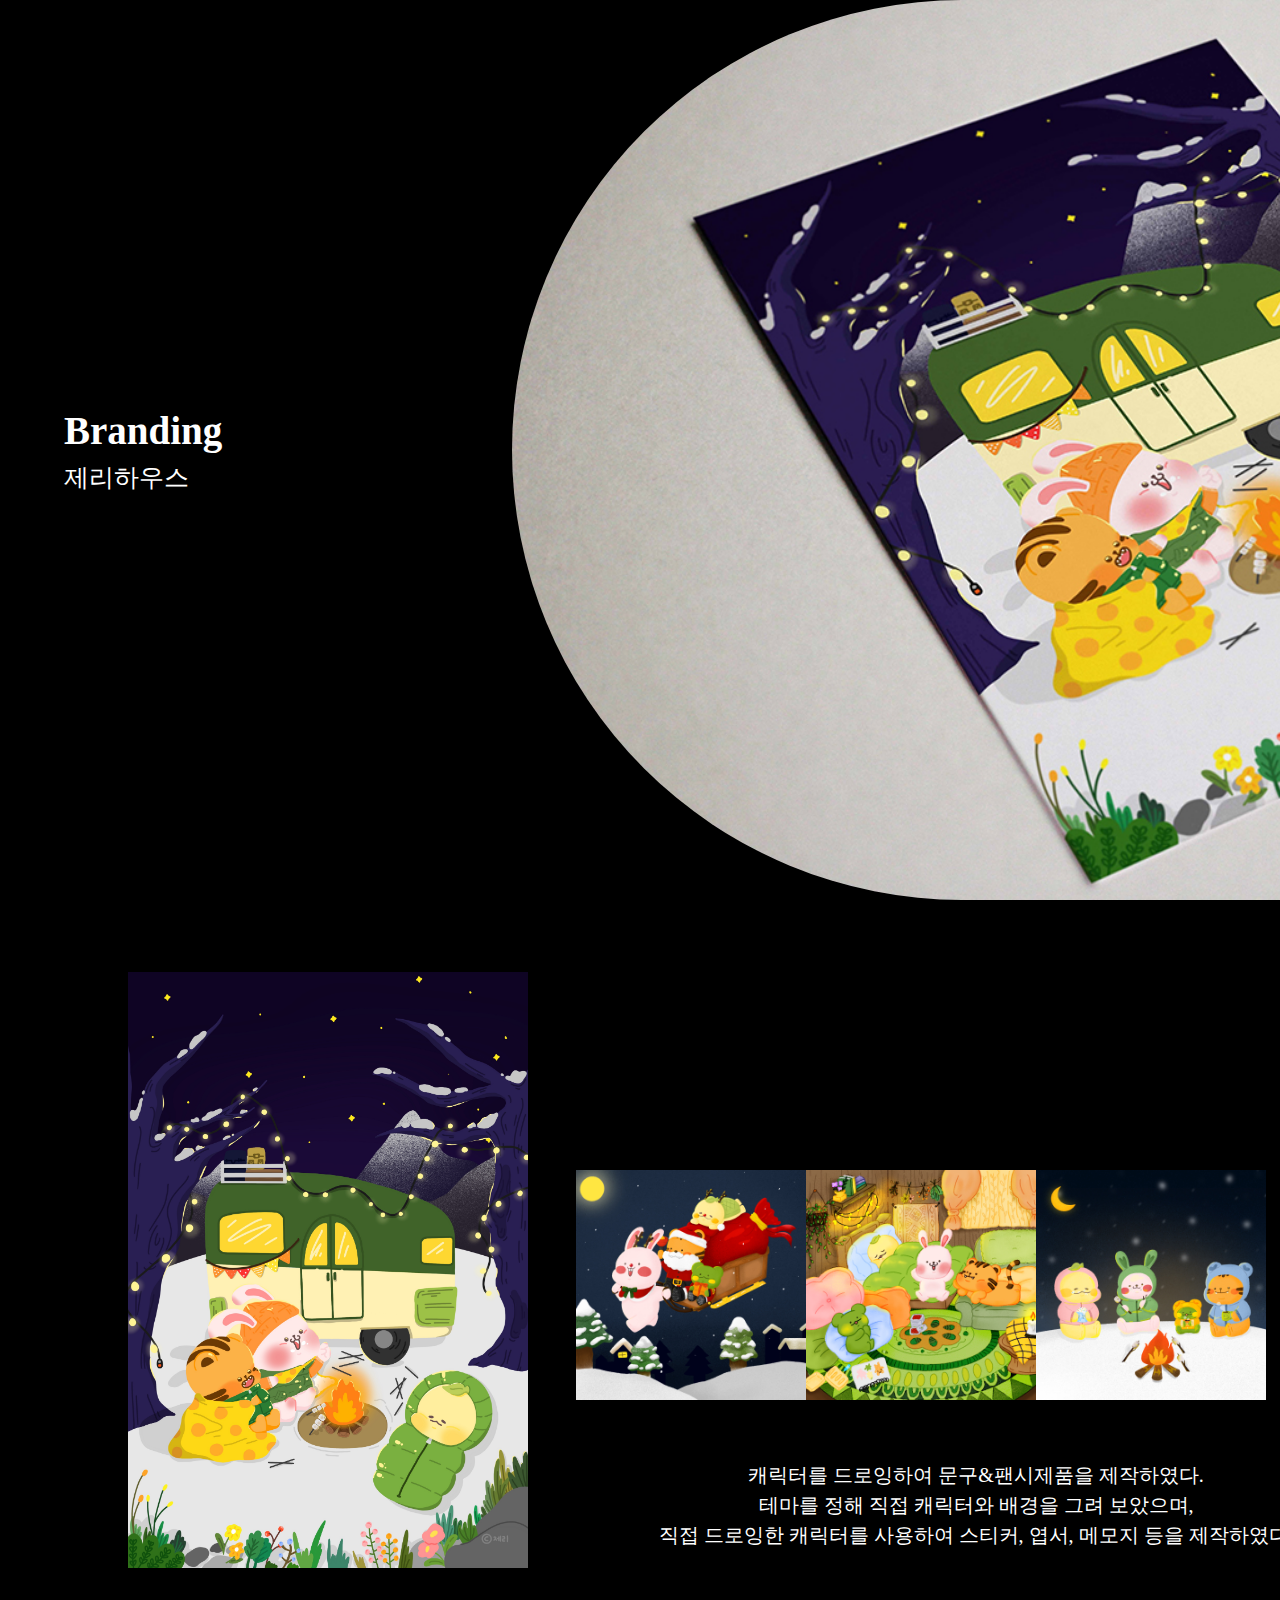
<file: index5.html>
<!DOCTYPE html>
<html lang="ko">

<head>
    <meta charset="UTF-8">
    <meta name="viewport" content="width=device-width, initial-scale=1.0">
    <title>portfolio</title>
    <script src="https://code.jquery.com/jquery-3.7.1.min.js"></script>
    <script src="js/script5.js" type="text/javascript"></script>
    <link rel="preconnect" href="https://cdn.jsdelivr.net/gh/Project-Noonnu/noonfonts_2107@1.1/Pretendard-Regular.woff">
    <link rel="stylesheet" href="css/reset.css">
    <link rel="stylesheet" href="css/style5.css">
</head>

<body>
    <!-- branding1 -->
    <div id="page1" class="section">
        <div class="containerText">
            <p>Branding</p>
            <p>58커피</p>
        </div> <!-- /.containerText -->
        <div class="containerImg">
            <img src="images/branding1-11.jpg" alt="branding1-11">
        </div> <!-- /.containerImg -->
    </div> <!-- /#page1 -->
    <div id="page2" class="section">
        <div class="brandingBox brandingBox1">
            <img src="images/branding1-logo-white.png" alt="branding1-logo">
        </div> <!-- /.brandingBox1 -->
        <div class="brandingBox brandingBox2">
            <div class="boxContainer1">
                <div class="colorBox">
                    <div class="colorContainer colorContainer1"></div>
                    <p>#f5c81e</p>
                </div> <!-- /.colorBox -->
                <div class="colorBox">
                    <div class="colorContainer colorContainer2"></div>
                    <p>#162345</p>
                </div> <!-- /.colorBox -->
            </div> <!-- /.boxContainer1 -->
            <div class="boxContainer2">
                <p>
                    숫자 5와 8을 연상 시키는 카페 로고와 메뉴판, 간판 등을 제작하였다.
                    <br>
                    5와 8을 사용하여 로고 제작을 의뢰 받아 카페라는 업종과 연관 지어
                    <br>
                    사람(8)이 커피(5)를 마시는 모습을 드로잉하여 일러스트로 작업하였다.
                </p>
            </div> <!-- /.boxContainer2 -->
        </div> <!-- /.brandingBox2 -->
    </div> <!-- /#page2 -->
    <div id="page3" class="section brandingImgFull">
        <img src="images/branding1-21.jpg" alt="branding1-21">
    </div> <!-- /#page3 -->
    <div id="page4" class="section brandingImgFull">
        <img src="images/branding1-31.jpg" alt="branding1-31">
    </div> <!-- /#page4 -->

    <!-- branding2 -->
    <div id="page5" class="section">
        <div class="containerText">
            <p>Branding</p>
            <p>유라이크</p>
        </div> <!-- /.containerText -->
        <div class="containerImg">
            <img src="images/branding2-11.jpg" alt="branding1-11">
        </div> <!-- /.containerImg -->
    </div> <!-- /#page5 -->
    <div id="page6" class="section">
        <div class="brandingBox brandingBox1">
            <img src="images/branding2-logo-white.png" alt="branding1-logo">
        </div> <!-- /.brandingBox1 -->
        <div class="brandingBox brandingBox2">
            <div class="boxContainer1">
                <div class="colorBox">
                    <div class="colorContainer colorContainer3"></div>
                    <p>#f6dad9</p>
                </div> <!-- /.colorBox -->
                <div class="colorBox">
                    <div class="colorContainer colorContainer4"></div>
                    <p>#3c0815</p>
                </div> <!-- /.colorBox -->
            </div> <!-- /.boxContainer1 -->
            <div class="boxContainer2">
                <p>
                    케이크를 일러스트로 드로잉하여 로고로 만들어 간판, 명함 등을
                    <br>
                    제작하였고, 꽃 모양의 앙금이 위에 올려져 있는 떡케이크의 특징을
                    <br>
                    살려 케이크 가게임을 알 수 있는 로고를 제작을 하였다.
                </p>
            </div> <!-- /.boxContainer2 -->
        </div> <!-- /.brandingBox2 -->
    </div> <!-- /#page6 -->
    <div id="page7" class="section brandingImgFull">
        <img src="images/branding2-21.jpg" alt="branding2-21">
    </div> <!-- /#page7 -->
    <div id="page8" class="section brandingImgFull">
        <img src="images/branding2-31.jpg" alt="branding2-31">
    </div> <!-- /#page8 -->

    <!-- branding3 -->
    <div id="page9" class="section">
        <div class="containerText">
            <p>Branding</p>
            <p>ARDI</p>
        </div> <!-- /.containerText -->
        <div class="containerImg">
            <img src="images/branding3-11.jpg" alt="branding3-11">
        </div> <!-- /.containerImg -->
    </div> <!-- /#page9 -->
    <div id="page10" class="section">
        <div class="brandingBox brandingBox1">
            <img src="images/branding3-logo-white.png" alt="branding1-logo">
        </div> <!-- /.brandingBox1 -->
        <div class="brandingBox brandingBox2">
            <div class="boxContainer1">
                <div class="colorBox">
                    <div class="colorContainer colorContainer5"></div>
                    <p>#000000</p>
                </div> <!-- /.colorBox -->
                <div class="colorBox">
                    <div class="colorContainer colorContainer6"></div>
                    <p>#ffffff</p>
                </div> <!-- /.colorBox -->
            </div> <!-- /.boxContainer1 -->
            <div class="boxContainer2">
                <p>
                    1인 디자인 회사로 깔끔하고 단순하게 로고를 디자인하였다.
                    <br>
                    영문 폰트만을 사용하여 로고를 만들었으며, 회사의 이름을
                    <br>
                    직관적으로 알 수 있게 제작 하였다.
                </p>
            </div> <!-- /.boxContainer2 -->
        </div> <!-- /.brandingBox2 -->
    </div> <!-- /#page10 -->
    <div id="page11" class="section brandingImgFull">
        <img src="images/branding3-21.jpg" alt="branding3-21">
    </div> <!-- /#page11 -->
    <div id="page12" class="section brandingImgFull">
        <img src="images/branding3-31.jpg" alt="branding3-31">
    </div> <!-- /#page12 -->

    <!-- branding4 -->
    <div id="page13" class="section">
        <div class="containerText">
            <p>Branding</p>
            <p>크로테일</p>
        </div> <!-- /.containerText -->
        <div class="containerImg">
            <img src="images/branding4-11.jpg" alt="branding4-11">
        </div> <!-- /.containerImg -->
    </div> <!-- /#page13 -->
    <div id="page14" class="section">
        <div class="brandingBox brandingBox1">
            <img src="images/branding4-1-logo-white.png" alt="branding1-logo">
        </div> <!-- /.brandingBox1 -->
        <div class="brandingBox brandingBox2">
            <div class="boxContainer1">
                <div class="colorBox">
                    <div class="colorContainer colorContainer7"></div>
                    <p>#f6dad9</p>
                </div> <!-- /.colorBox -->
                <div class="colorBox">
                    <div class="colorContainer colorContainer8"></div>
                    <p>#3c0815</p>
                </div> <!-- /.colorBox -->
            </div> <!-- /.boxContainer1 -->
            <div class="boxContainer2">
                <p>
                    가게의 트랜드 마크가 될 캐릭터를 일러스트로 제작 후,
                    <br>
                    간판은 물론 가게에 필요한 소품에 캐릭터를 사용하여 가게만의
                    <br>
                    마크가 될 수 있도록 눈에 띄게 제작 하였다.
                </p>
            </div> <!-- /.boxContainer2 -->
        </div> <!-- /.brandingBox2 -->
    </div> <!-- /#page14 -->
    <div id="page15" class="section brandingImgFull">
        <img src="images/branding4-21.jpg" alt="branding4-21">
    </div> <!-- /#page15 -->
    <div id="page16" class="section brandingImgFull">
        <img src="images/branding4-31.jpg" alt="branding4-31">
    </div> <!-- /#page16 -->

    <!-- branding5 -->
    <div id="page17" class="section">
        <div class="containerText">
            <p>Branding</p>
            <p>제리하우스</p>
        </div> <!-- /.containerText -->
        <div class="containerImg">
            <img src="images/branding5-11.jpg" alt="branding5-11">
        </div> <!-- /.containerImg -->
    </div> <!-- /#page17 -->
    <div id="page18" class="section">
        <div class="brandingBox brandingBox1 branding5Box1">
            <img src="images/branding5-1.jpg" alt="branding5-1">
        </div> <!-- /.brandingBox1 -->
        <div class="brandingBox brandingBox2 branding5Box2">
            <div class="brandingBoxImgs branding5BoxImgs">
                <img src="images/branding5-2.jpg" alt="branding5-2">
                <img src="images/branding5-3.jpg" alt="branding5-3">
                <img src="images/branding5-4.jpg" alt="branding5-4">
            </div> <!-- /.brandingBoxImgs -->
            <div class="boxContainer2">
                <p>
                    캐릭터를 드로잉하여 문구&팬시제품을 제작하였다.
                    <br>
                    테마를 정해 직접 캐릭터와 배경을 그려 보았으며,
                    <br>
                    직접 드로잉한 캐릭터를 사용하여 스티커, 엽서, 메모지 등을 제작하였다.
                </p>
            </div> <!-- /.boxContainer2 -->
        </div> <!-- /.brandingBox2 -->
    </div> <!-- /#page18 -->
    <div id="page19" class="section brandingImgFull">
        <img src="images/branding5-21.jpg" alt="branding5-21">
    </div> <!-- /#page19 -->
    <div id="page20" class="section brandingImgFull">
        <img src="images/branding5-31.jpg" alt="branding5-31">
    </div> <!-- /#page20 -->
</body>

</html>
</file>
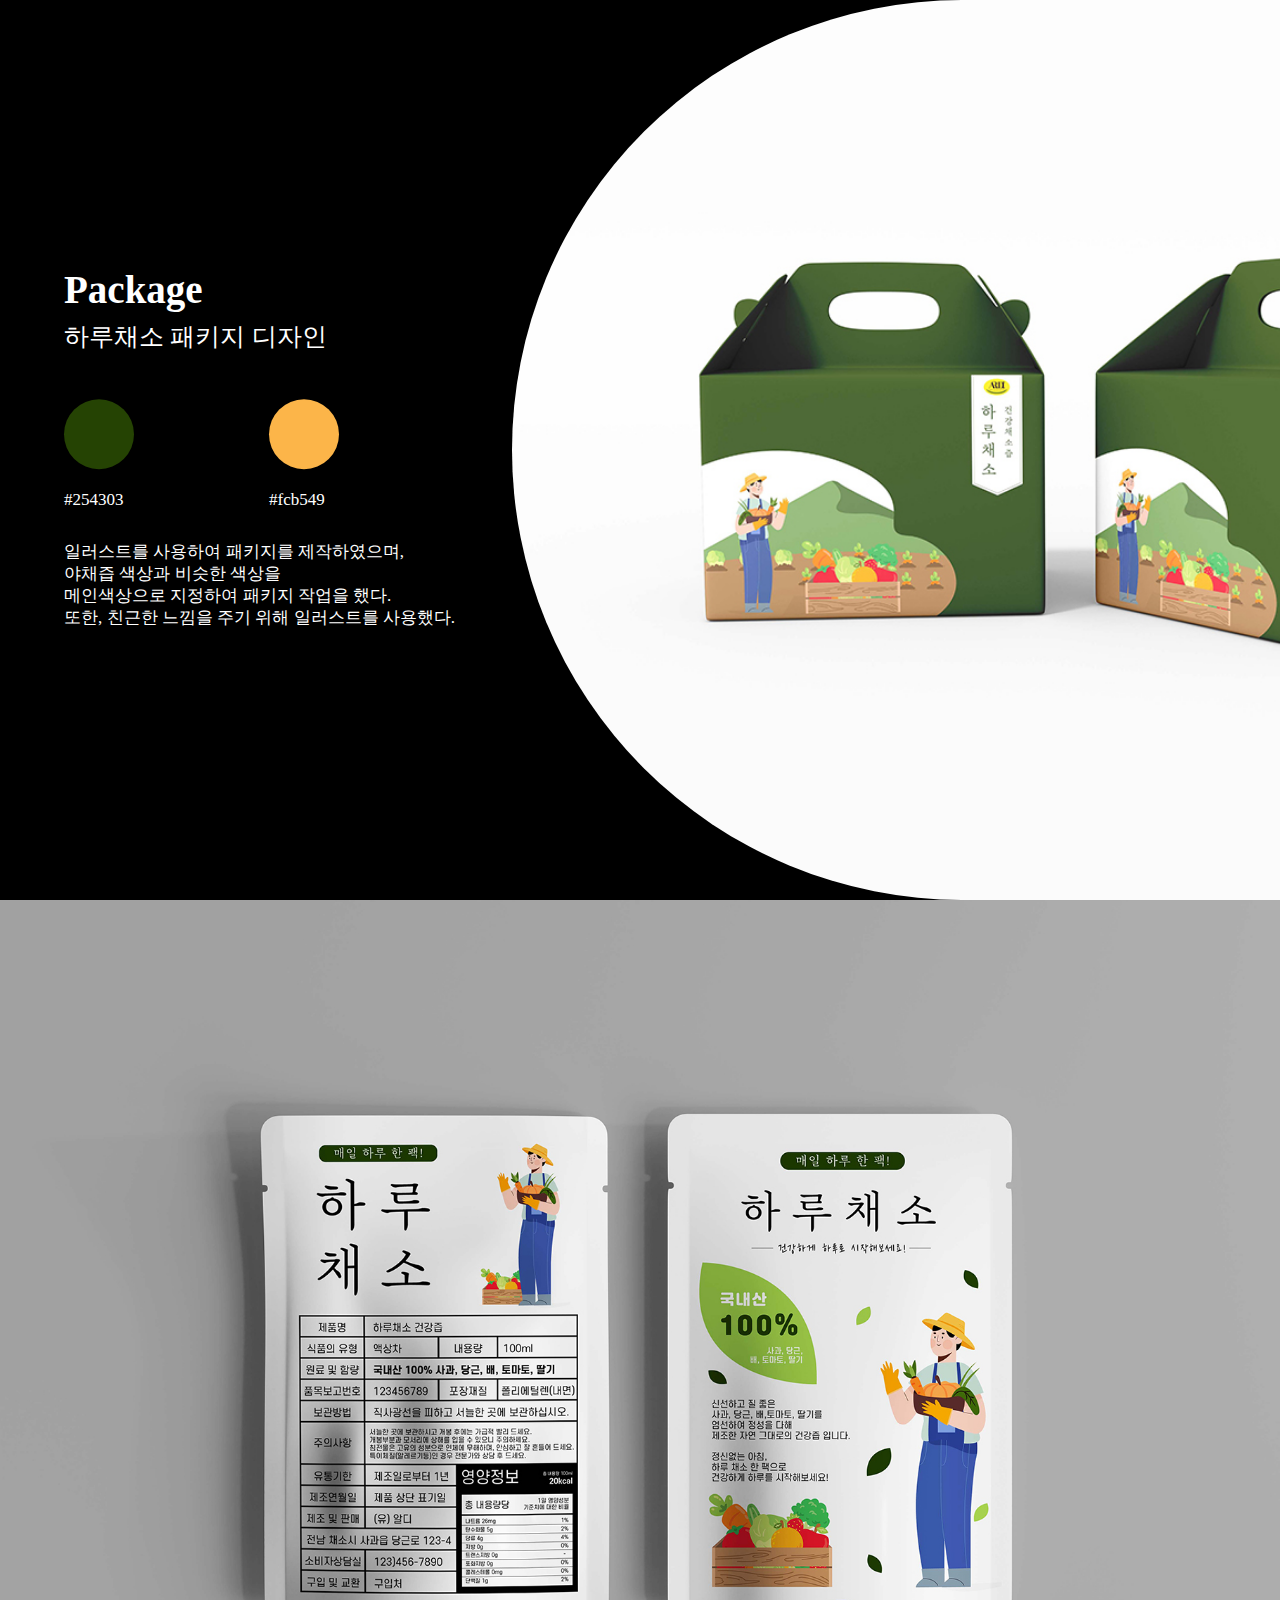
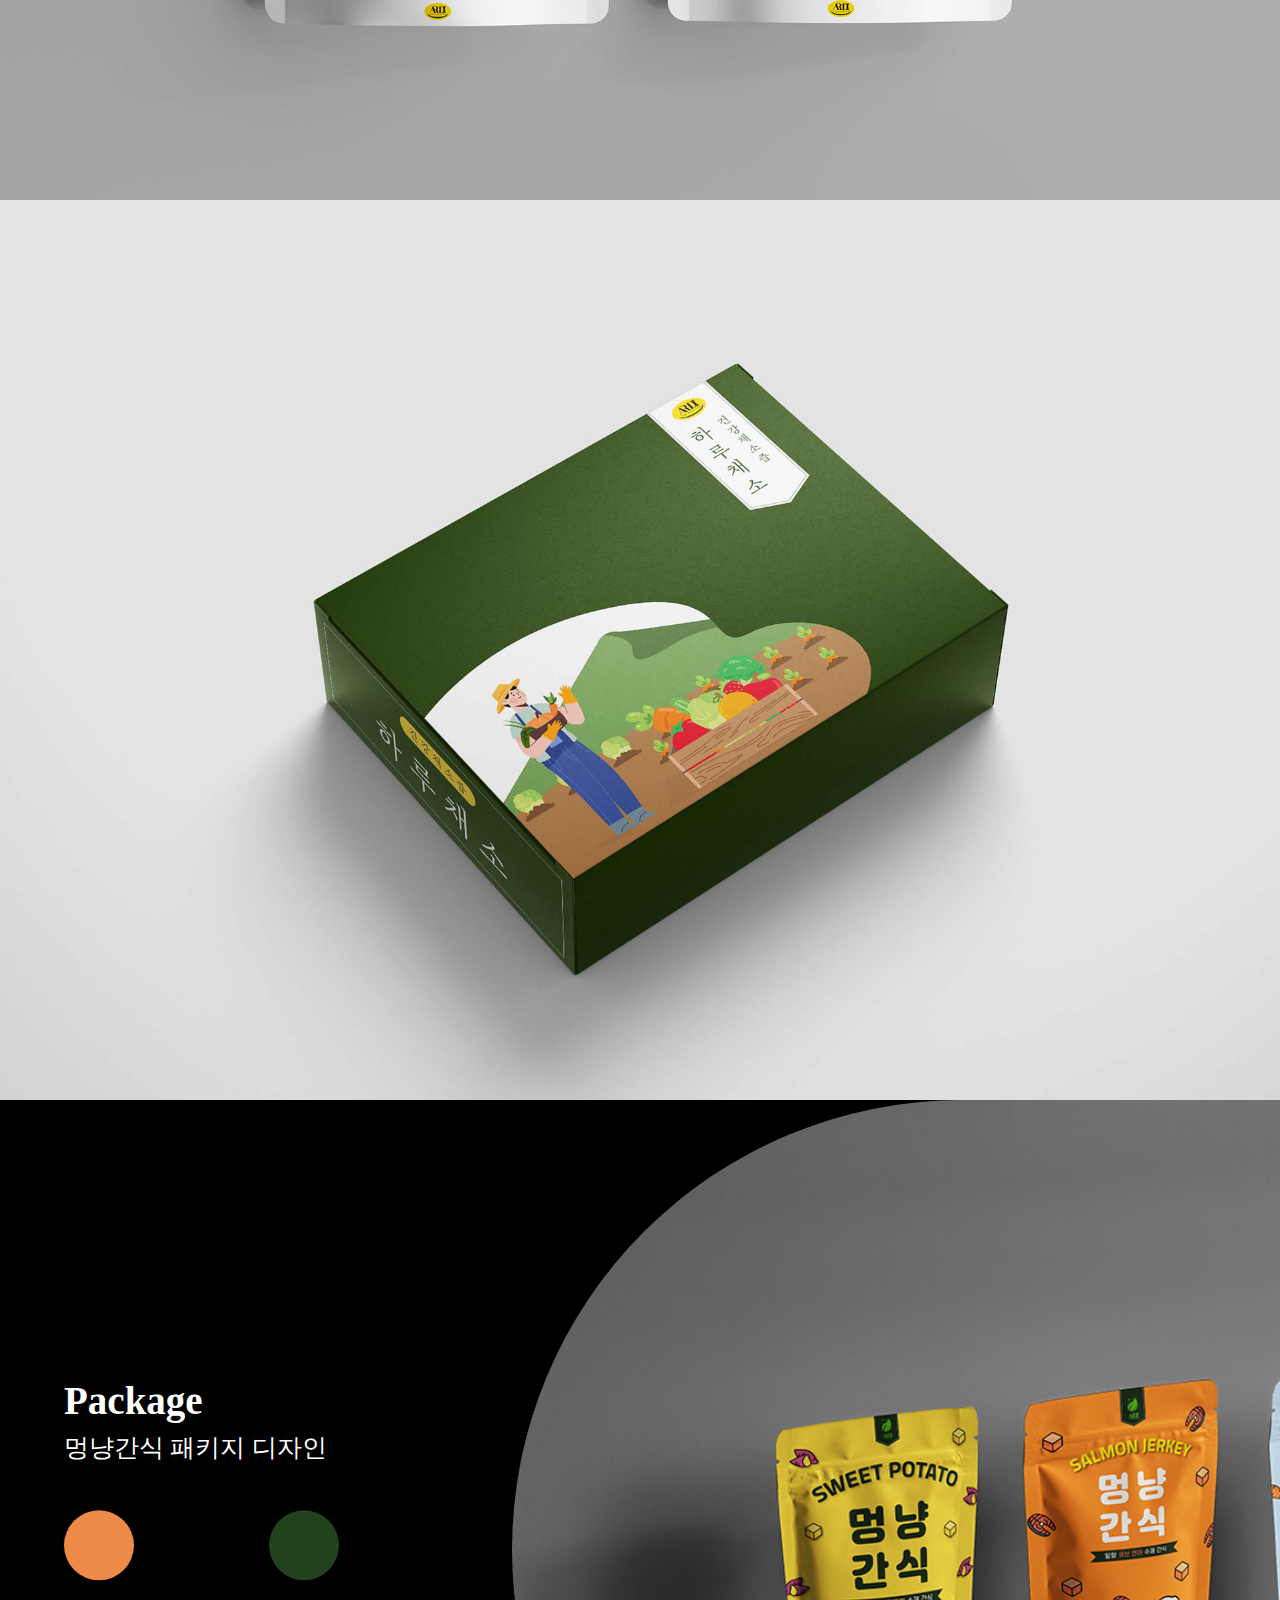
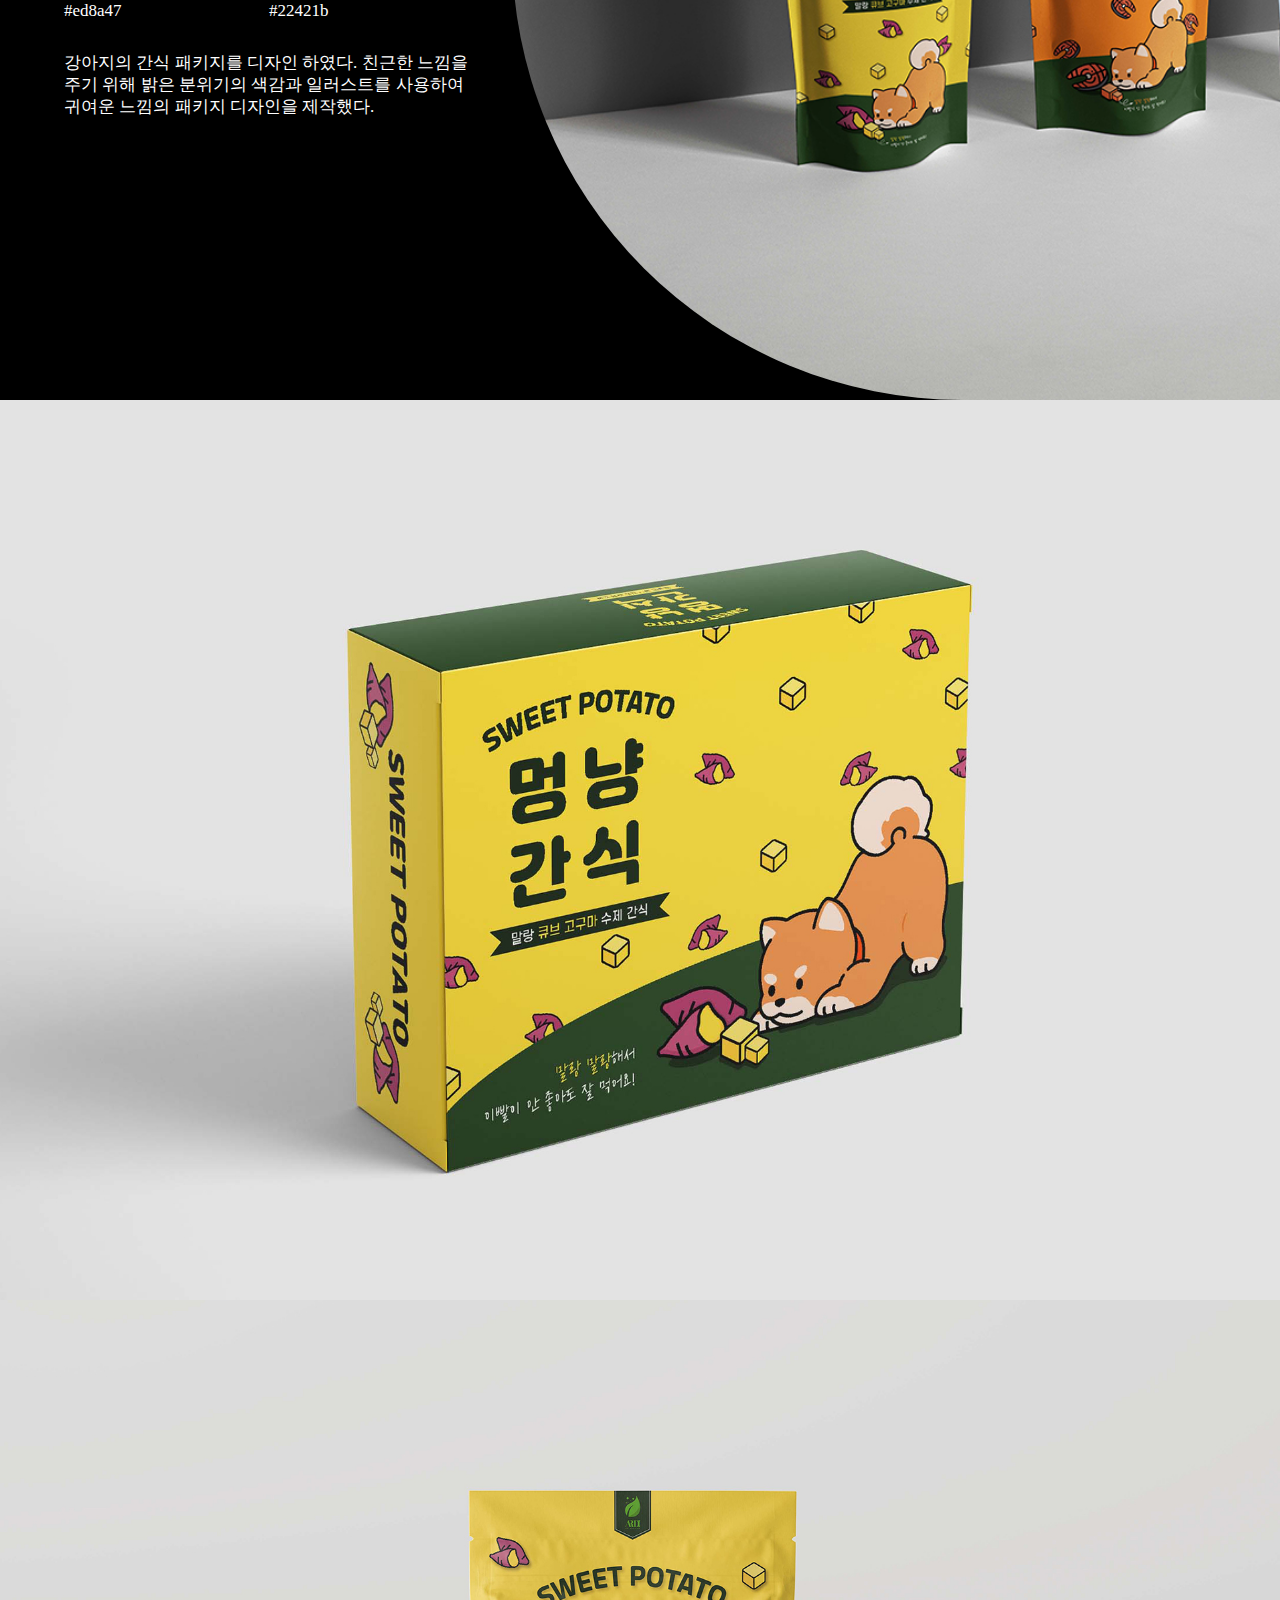
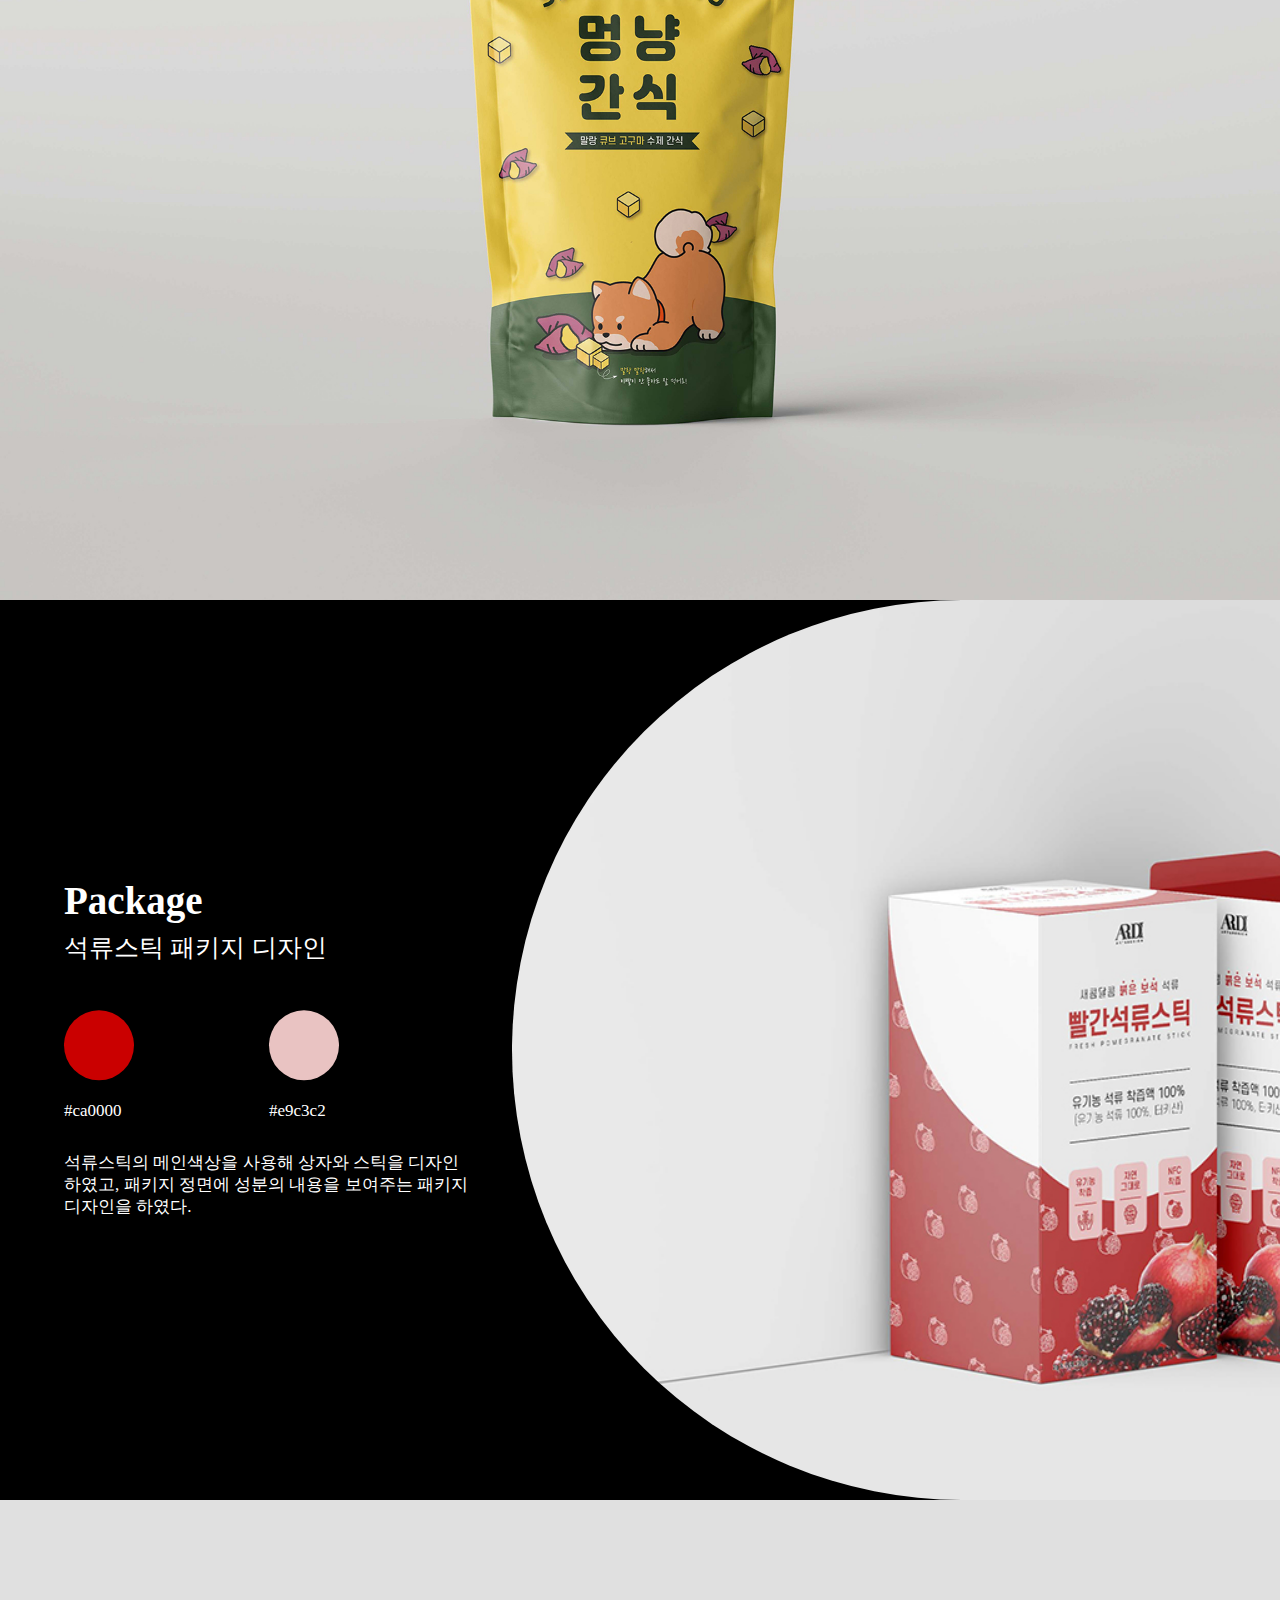
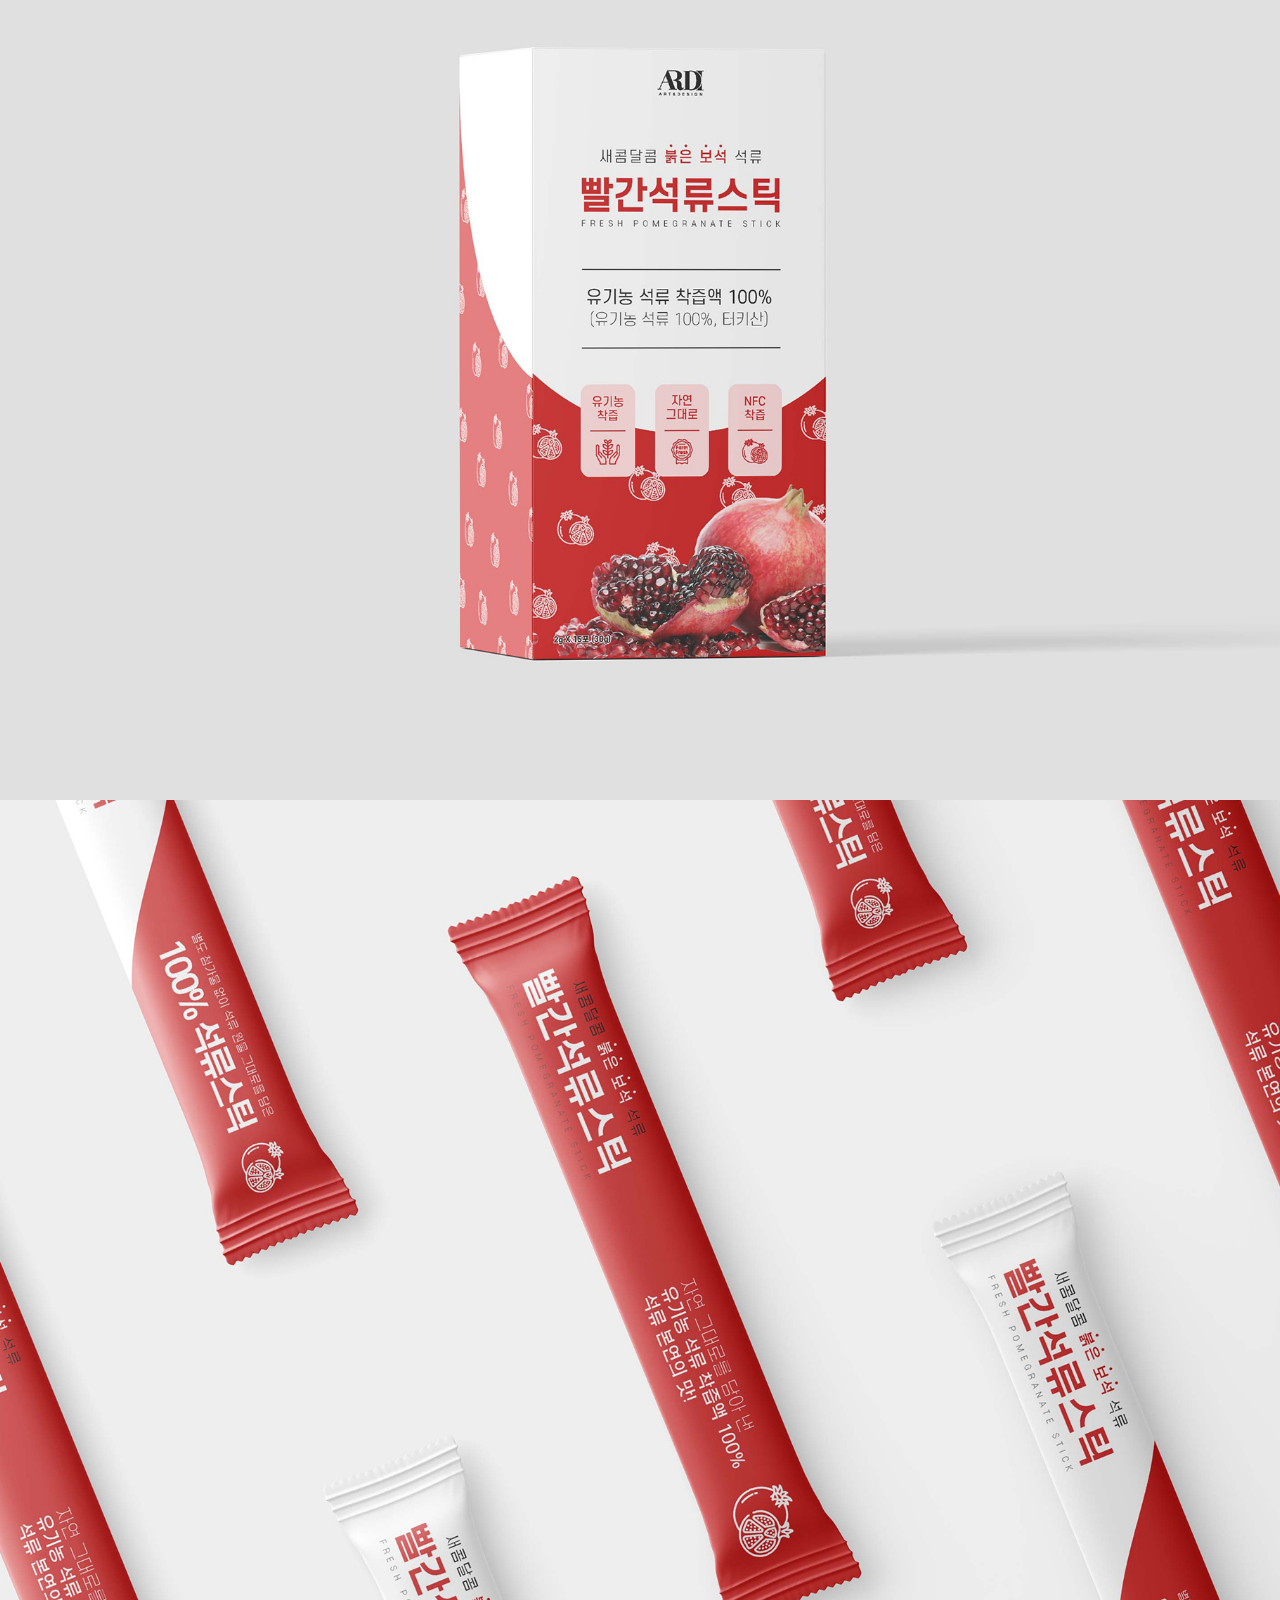
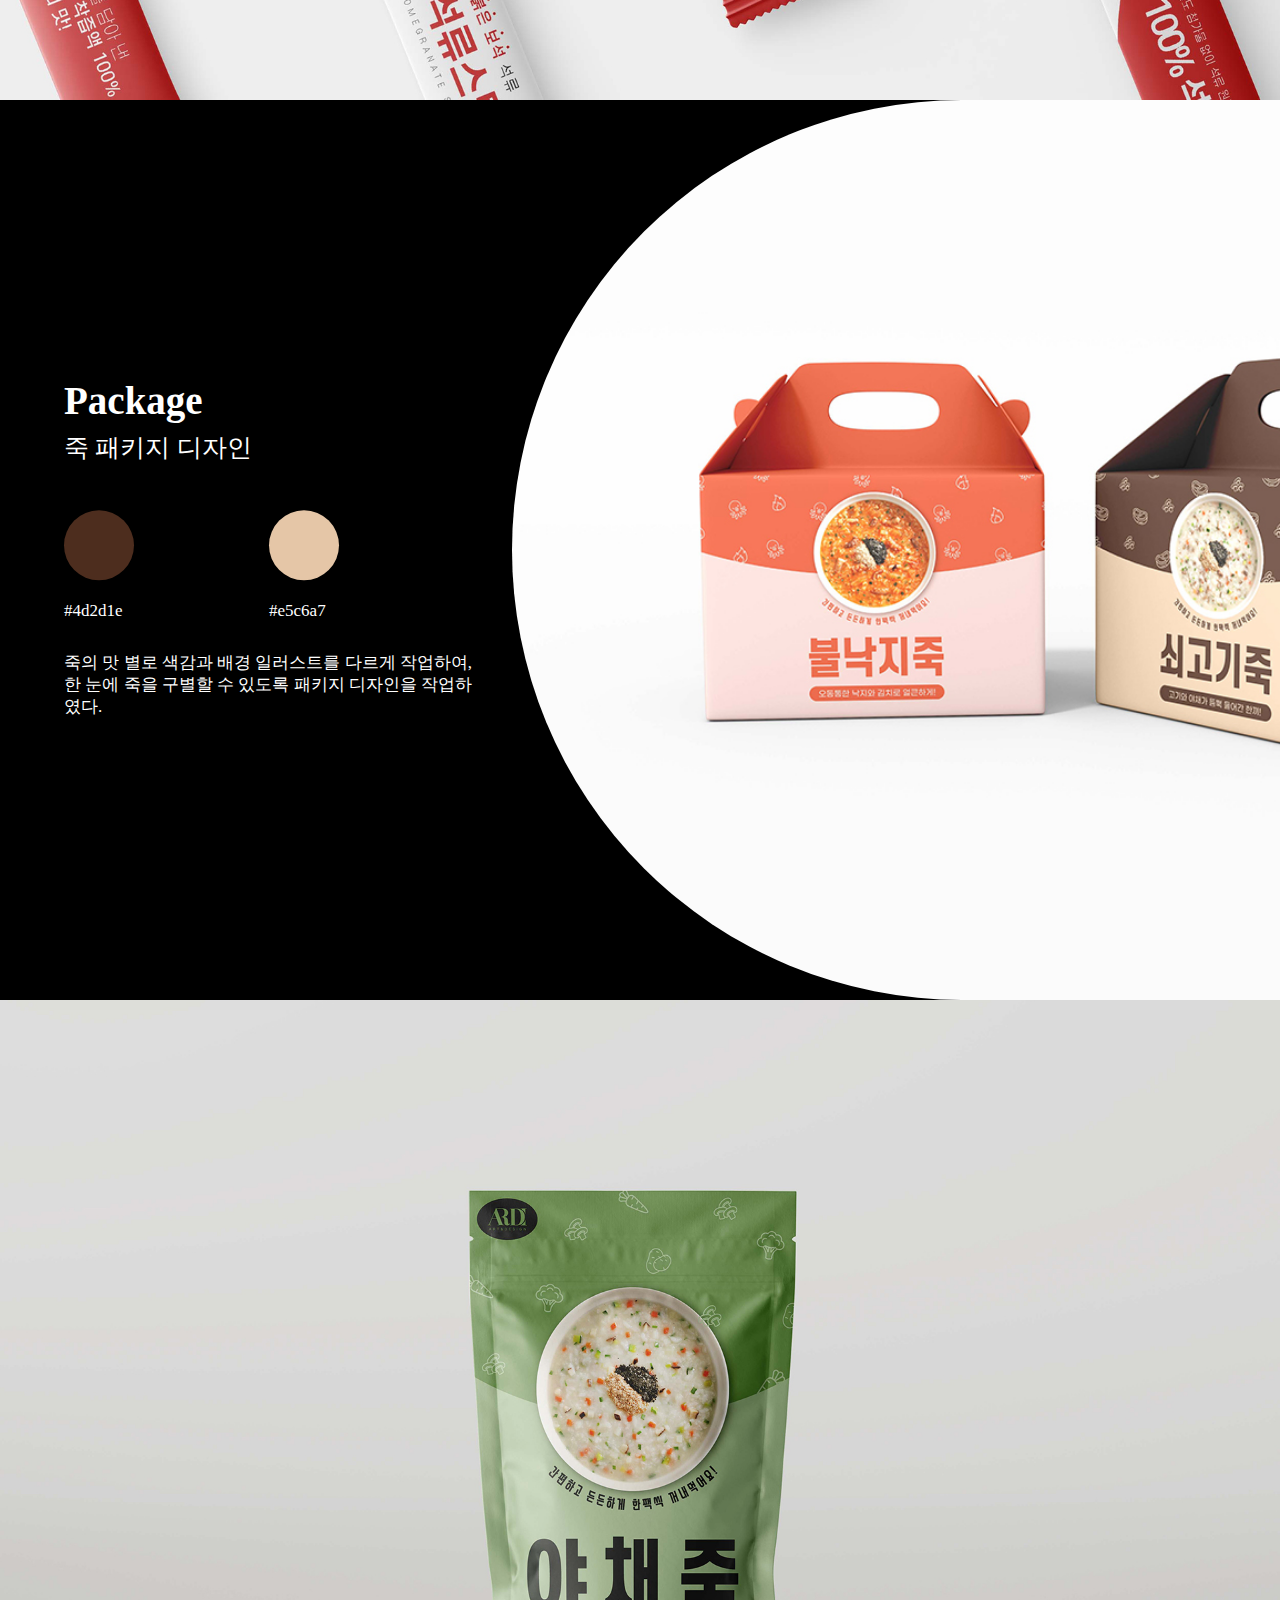
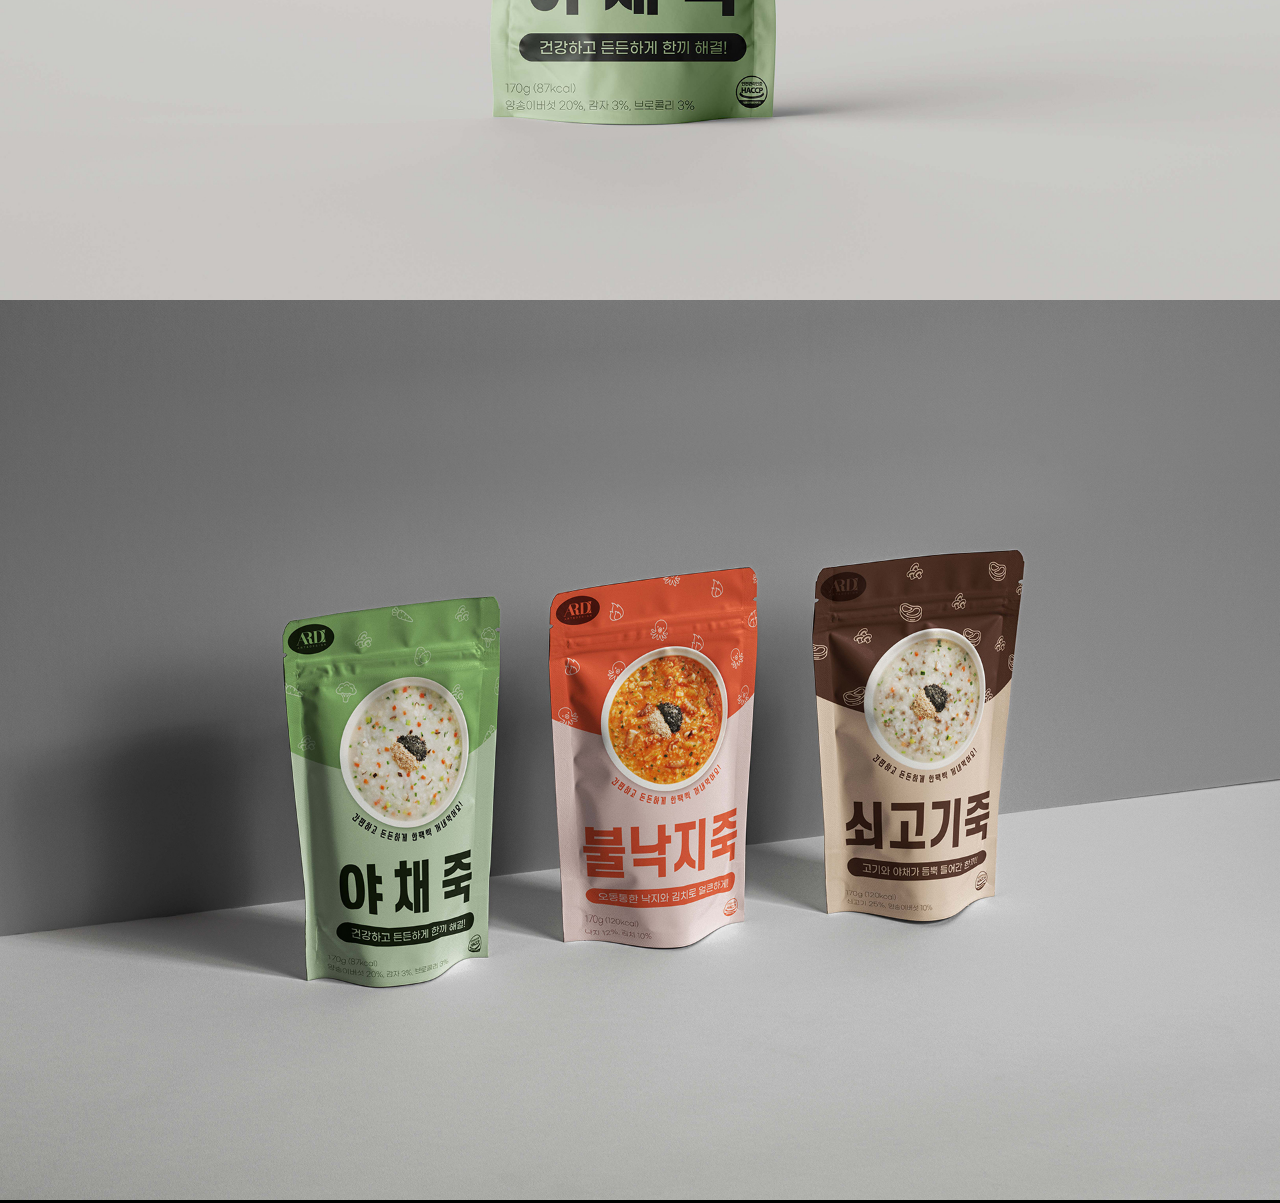
<file: index6.html>
<!DOCTYPE html>
<html lang="ko">

<head>
    <meta charset="UTF-8">
    <meta name="viewport" content="width=device-width, initial-scale=1.0">
    <title>portfolio</title>
    <script src="https://code.jquery.com/jquery-3.7.1.min.js"></script>
    <script src="js/script6.js" type="text/javascript"></script>
    <link rel="preconnect" href="https://cdn.jsdelivr.net/gh/Project-Noonnu/noonfonts_2107@1.1/Pretendard-Regular.woff">
    <link rel="stylesheet" href="css/reset.css">
    <link rel="stylesheet" href="css/style6.css">
</head>

<body>
    <!-- package1 -->
    <div id="page1" class="section">
        <div class="containerText">
            <p>Package</p>
            <p>하루채소 패키지 디자인</p>
            <div class="packageBox packageBox2">
                <div class="boxContainer1">
                    <div class="colorBox">
                        <div class="colorContainer colorContainer1"></div>
                        <p>#254303</p>
                    </div> <!-- /.colorBox -->
                    <div class="colorBox">
                        <div class="colorContainer colorContainer2"></div>
                        <p>#fcb549</p>
                    </div> <!-- /.colorBox -->
                </div> <!-- /.boxContainer1 -->
                <div class="boxContainer2">
                    <p>
                        일러스트를 사용하여 패키지를 제작하였으며,
                        <br>
                        야채즙 색상과 비슷한 색상을
                        <br>
                        메인색상으로 지정하여 패키지 작업을 했다.
                        <br>
                        또한, 친근한 느낌을 주기 위해 일러스트를 사용했다.
                    </p>
                </div> <!-- /.boxContainer2 -->
            </div> <!-- /.brandingBox2 -->
        </div> <!-- /.main_box -->
        <div class="containerImg">
            <img src="images/package1-11.jpg" alt="package1-1">
        </div> <!-- /.main_img -->
    </div> <!-- /#page1 -->
    <div id="page2" class="section">
        <img class="packageImgFull" src="images/package1-31.jpg" alt="package1-2">
    </div> <!-- /#page2 -->
    <div id="page3" class="section">
        <img class="packageImgFull" src="images/package1-41.jpg" alt="package1-3">
    </div> <!-- /#page3 -->

    <!-- package2 -->
    <div id="page4" class="section">
        <div class="containerText">
            <p>Package</p>
            <p>멍냥간식 패키지 디자인</p>
            <div class="packageBox packageBox2">
                <div class="boxContainer1">
                    <div class="colorBox">
                        <div class="colorContainer colorContainer3"></div>
                        <p>#ed8a47</p>
                    </div> <!-- /.colorBox -->
                    <div class="colorBox">
                        <div class="colorContainer colorContainer4"></div>
                        <p>#22421b</p>
                    </div> <!-- /.colorBox -->
                </div> <!-- /.boxContainer1 -->
                <div class="boxContainer2">
                    <p>
                        강아지의 간식 패키지를 디자인 하였다.
                        친근한 느낌을 주기 위해 밝은 분위기의 색감과
                        일러스트를 사용하여 귀여운 느낌의 패키지 디자인을 제작했다.
                    </p>
                </div> <!-- /.boxContainer2 -->
            </div> <!-- /.brandingBox2 -->
        </div> <!-- /.main_box -->
        <div class="containerImg">
            <img src="images/package2-11.jpg" alt="package2-1">
        </div> <!-- /.main_img -->
    </div> <!-- /#page4 -->
    <div id="page5" class="section">
        <img class="packageImgFull" src="images/package2-31.jpg" alt="package2-2">
    </div> <!-- /#page5 -->
    <div id="page6" class="section">
        <img class="packageImgFull" src="images/package2-41.jpg" alt="package2-3">
    </div> <!-- /#page6 -->

    <!-- package3 -->
    <div id="page7" class="section">
        <div class="containerText">
            <p>Package</p>
            <p>석류스틱 패키지 디자인</p>
            <div class="packageBox packageBox2">
                <div class="boxContainer1">
                    <div class="colorBox">
                        <div class="colorContainer colorContainer5"></div>
                        <p>#ca0000</p>
                    </div> <!-- /.colorBox -->
                    <div class="colorBox">
                        <div class="colorContainer colorContainer6"></div>
                        <p>#e9c3c2</p>
                    </div> <!-- /.colorBox -->
                </div> <!-- /.boxContainer1 -->
                <div class="boxContainer2">
                    <p>
                        석류스틱의 메인색상을 사용해 상자와 스틱을 디자인 하였고,
                        패키지 정면에 성분의 내용을 보여주는 패키지 디자인을 하였다.
                    </p>
                </div> <!-- /.boxContainer2 -->
            </div> <!-- /.brandingBox2 -->
        </div> <!-- /.main_box -->
        <div class="containerImg">
            <img src="images/package3-11.jpg" alt="package2-1">
        </div> <!-- /.main_img -->
    </div> <!-- /#page7 -->
    <div id="page8" class="section">
        <img class="packageImgFull" src="images/package3-21.jpg" alt="package3-2">
    </div> <!-- /#page8 -->
    <div id="page9" class="section">
        <img class="packageImgFull" src="images/package3-31.jpg" alt="package3-3">
    </div> <!-- /#page9 -->

    <!-- package4 -->
    <div id="page10" class="section">
        <div class="containerText">
            <p>Package</p>
            <p>죽 패키지 디자인</p>
            <div class="packageBox packageBox2">
                <div class="boxContainer1">
                    <div class="colorBox">
                        <div class="colorContainer colorContainer7"></div>
                        <p>#4d2d1e</p>
                    </div> <!-- /.colorBox -->
                    <div class="colorBox">
                        <div class="colorContainer colorContainer8"></div>
                        <p>#e5c6a7</p>
                    </div> <!-- /.colorBox -->
                </div> <!-- /.boxContainer1 -->
                <div class="boxContainer2">
                    <p>
                        죽의 맛 별로 색감과 배경 일러스트를 다르게 작업하여,
                        한 눈에 죽을 구별할 수 있도록 패키지 디자인을 작업하였다.
                    </p>
                </div> <!-- /.boxContainer2 -->
            </div> <!-- /.brandingBox2 -->
        </div> <!-- /.main_box -->
        <div class="containerImg">
            <img src="images/package4-11.jpg" alt="package4-1">
        </div> <!-- /.main_img -->
    </div> <!-- /#page10 -->
    <div id="page11" class="section">
        <img class="packageImgFull" src="images/package4-21.jpg" alt="package4-2">
    </div> <!-- /#page11 -->
    <div id="page12" class="section">
        <img class="packageImgFull" src="images/package4-31.jpg" alt="package4-3">
    </div> <!-- /#page12 -->
</body>

</html>
</file>
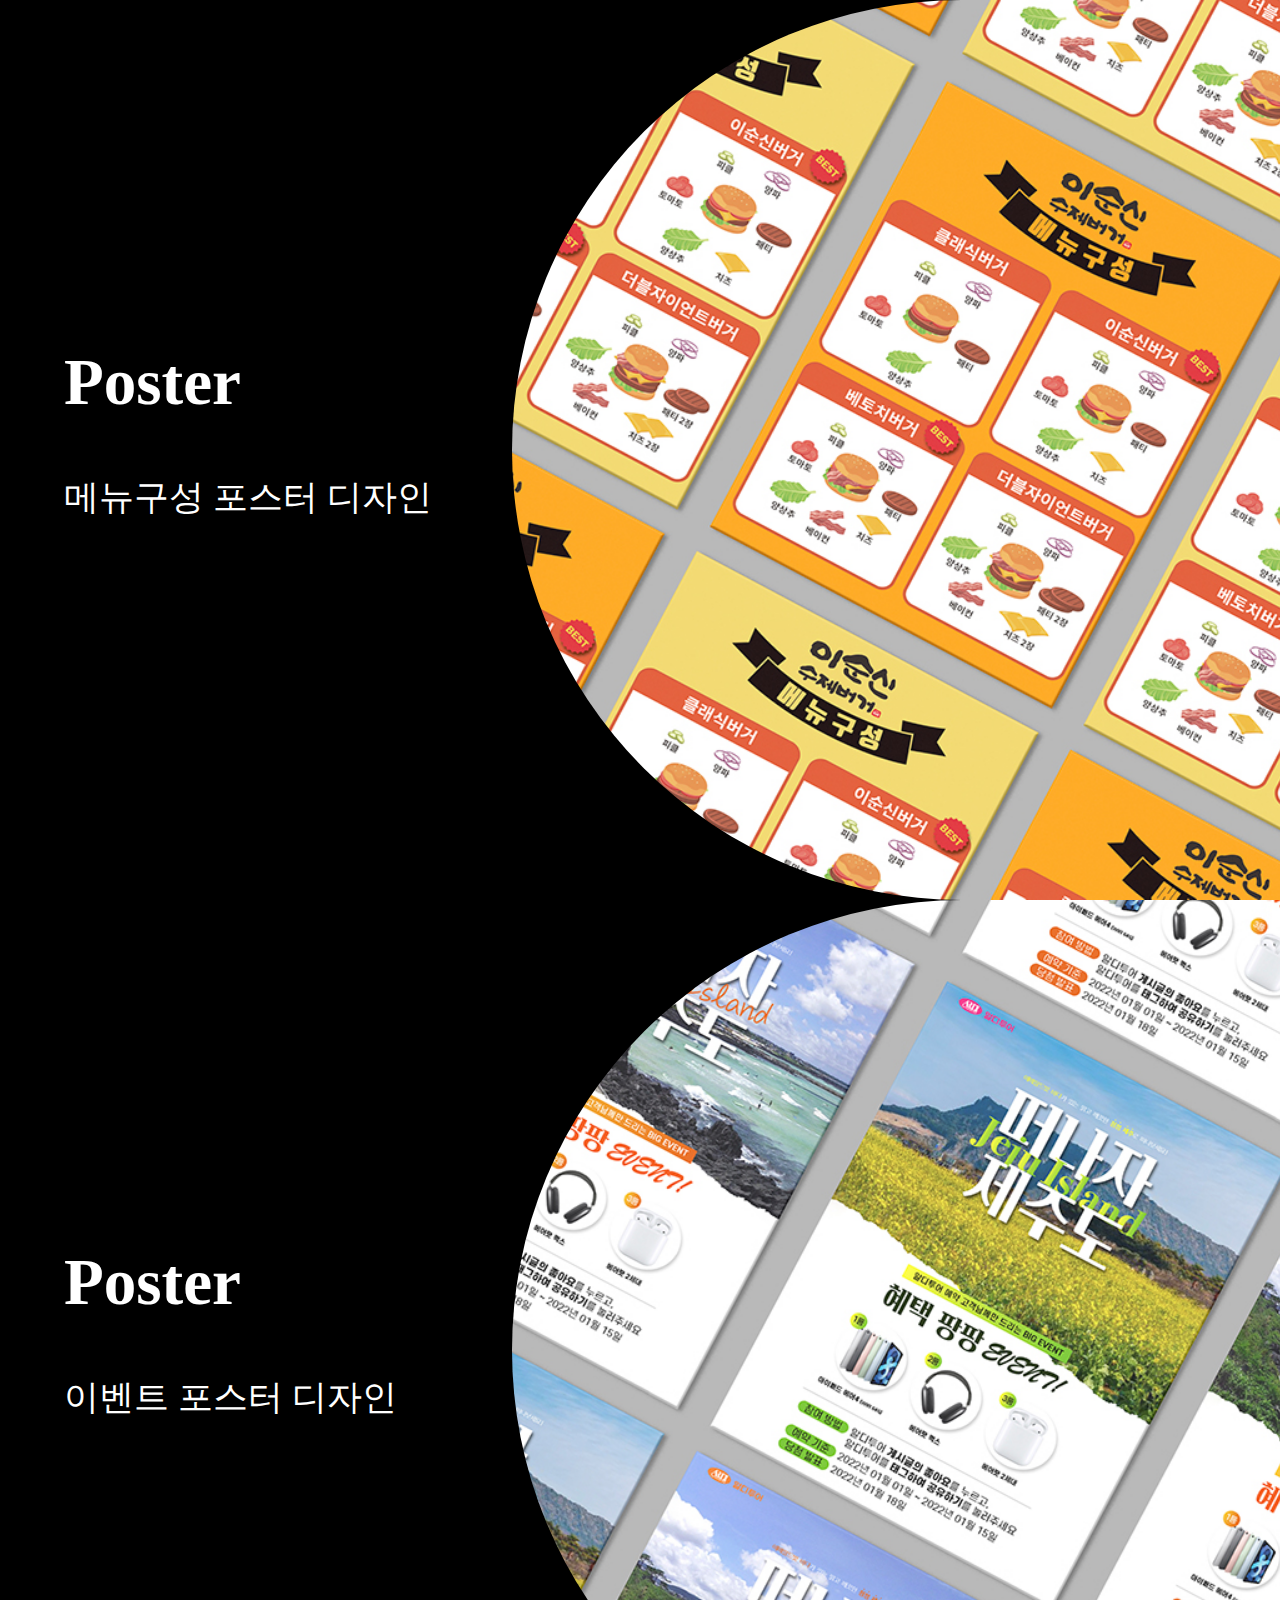
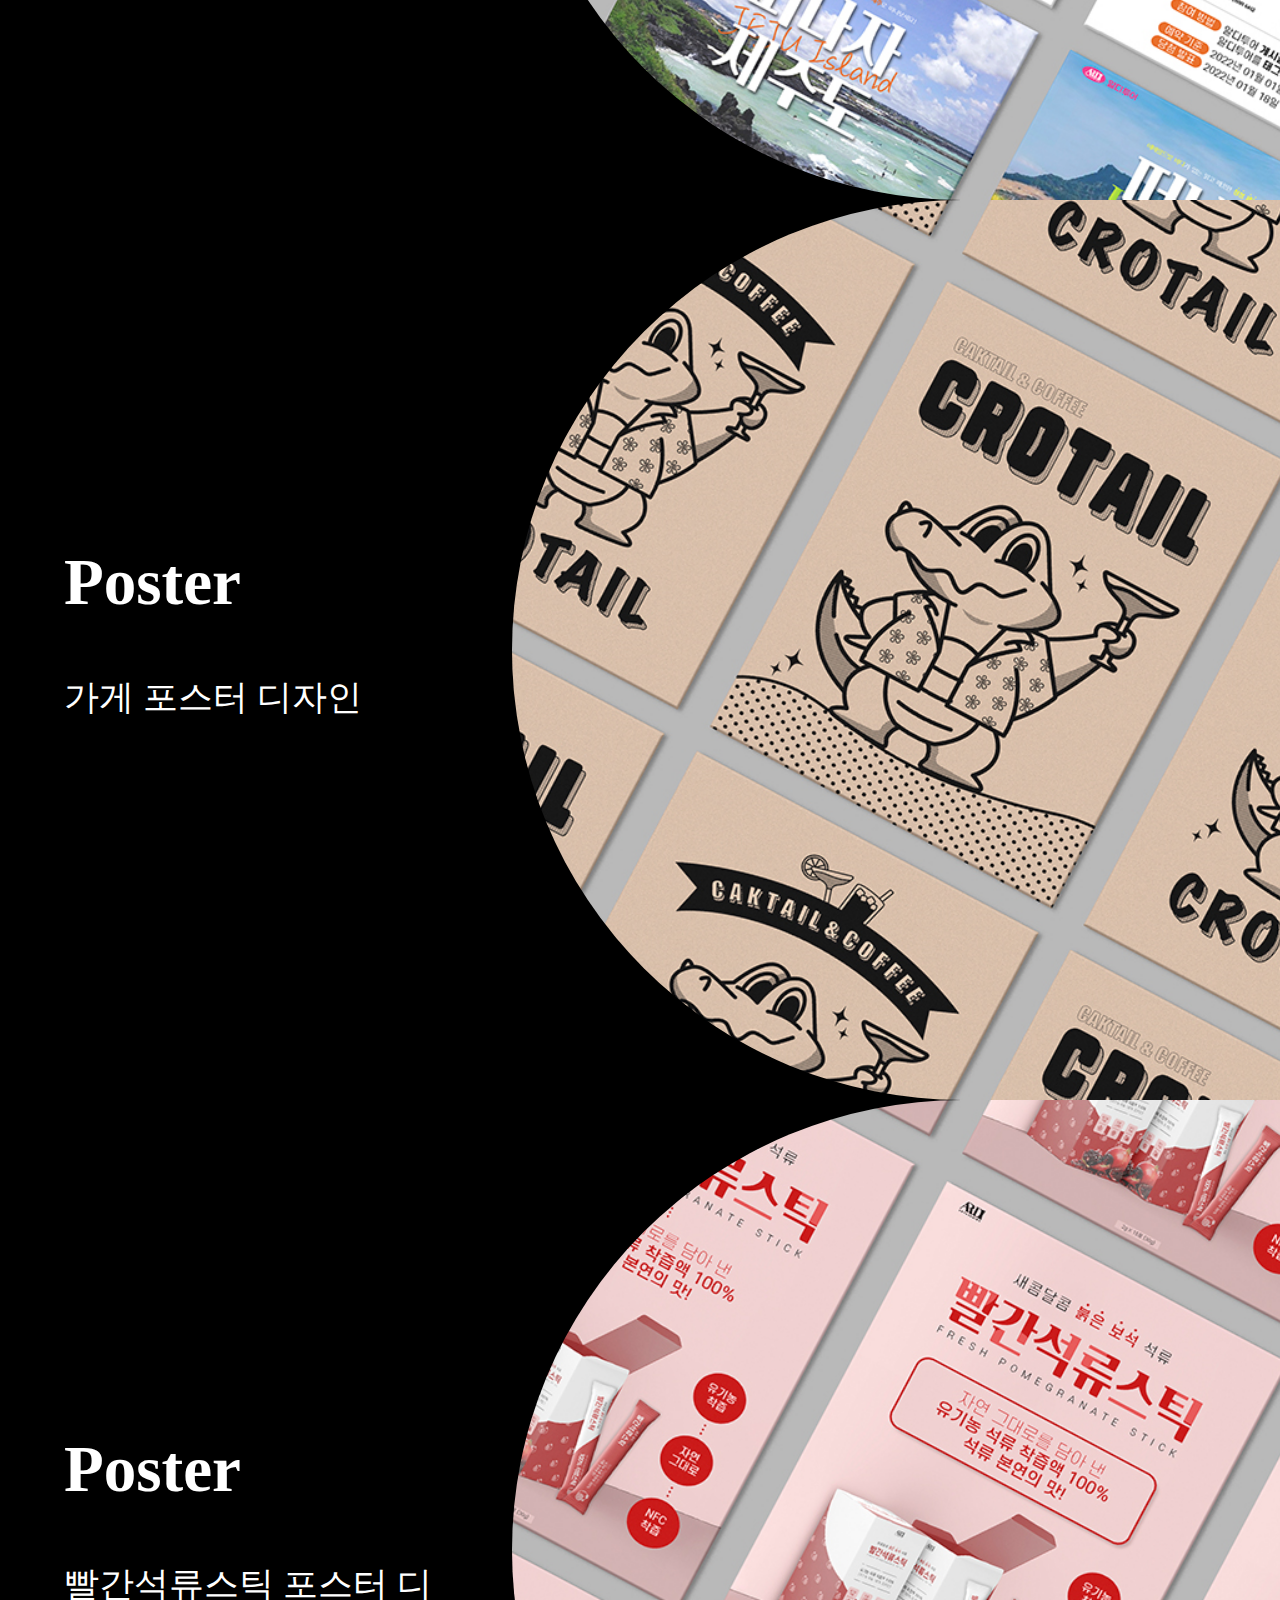
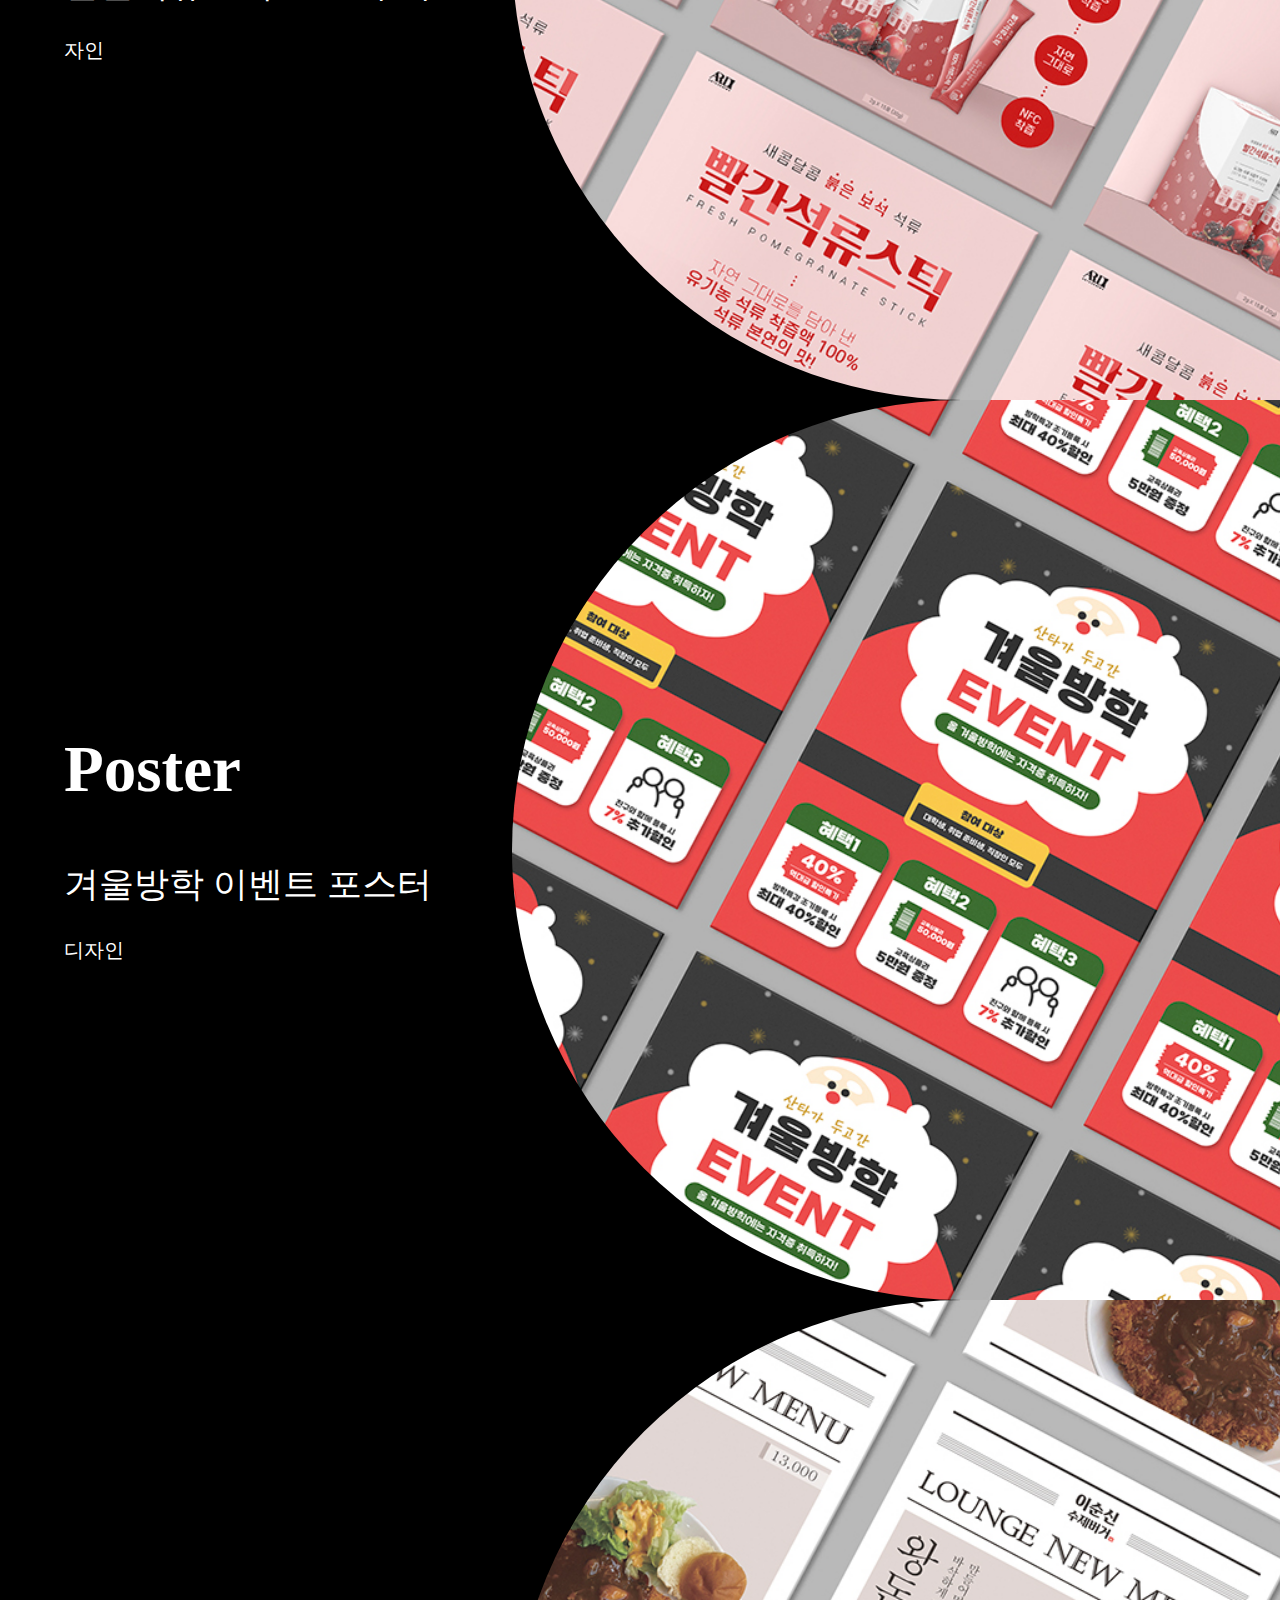
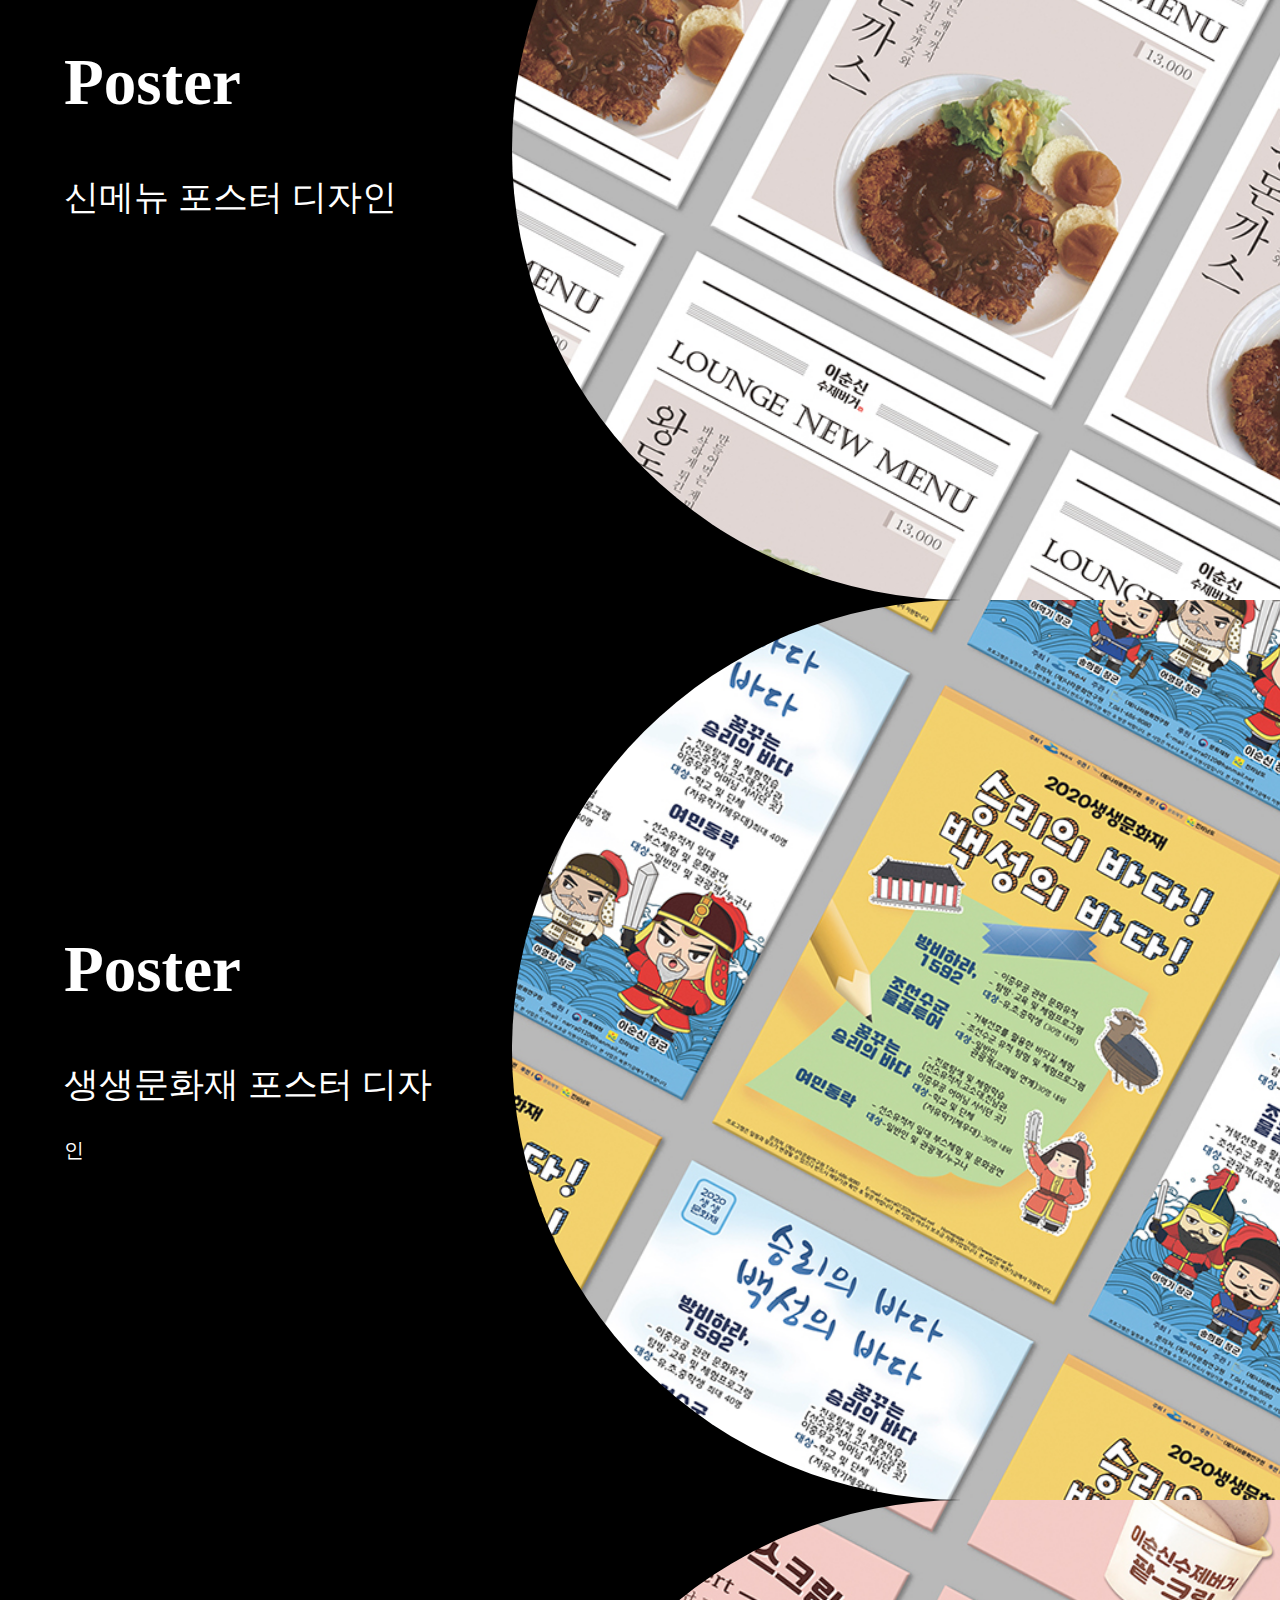
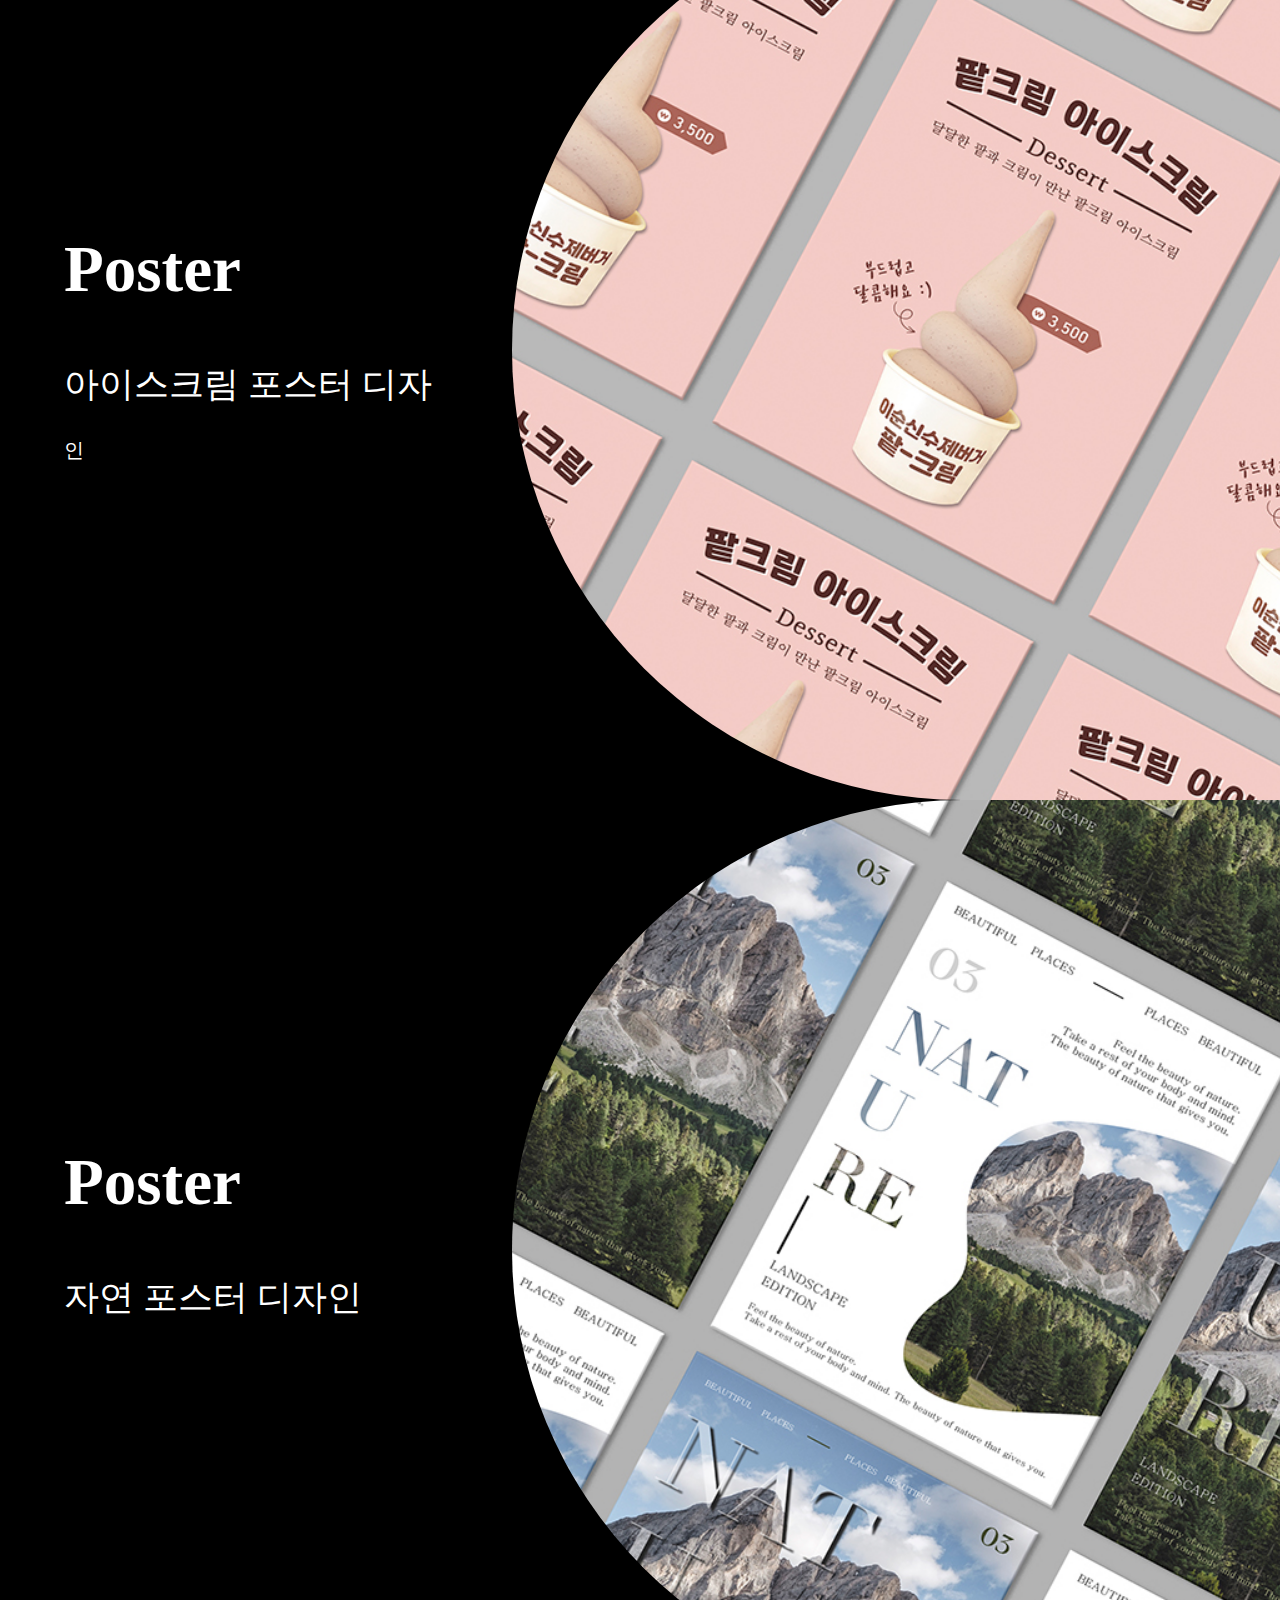
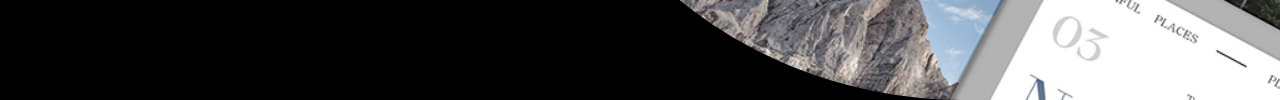
<file: index7.html>
<!DOCTYPE html>
<html lang="ko">

<head>
    <meta charset="UTF-8">
    <meta name="viewport" content="width=device-width, initial-scale=1.0">
    <title>portfolio</title>
    <script src="https://code.jquery.com/jquery-3.7.1.min.js"></script>
    <script src="js/script7.js" type="text/javascript"></script>
    <link rel="preconnect" href="https://cdn.jsdelivr.net/gh/Project-Noonnu/noonfonts_2107@1.1/Pretendard-Regular.woff">
    <link rel="stylesheet" href="css/reset.css">
    <link rel="stylesheet" href="css/style7.css">
</head>

<body>
    <!-- poster1 -->
    <div id="page1" class="section">
        <div class="containerText">
            <p>Poster</p>
            <p>메뉴구성 포스터 디자인</p>
        </div> <!-- /.containerText -->
        <div class="containerImg">
            <img src="images/poster1.jpg" alt="poster1">
        </div> <!-- /.containerImg -->
    </div> <!-- /#page1 -->
    <!-- poster2 -->
    <div id="page2" class="section">
                <div class="containerText">
            <p>Poster</p>
            <p>이벤트 포스터 디자인</p>
        </div> <!-- /.containerText -->
        <div class="containerImg">
            <img src="images/poster2.jpg" alt="poster2">
        </div> <!-- /.containerImg -->
    </div> <!-- /#page2 -->
    <!-- poster3 -->
    <div id="page3" class="section">
                <div class="containerText">
            <p>Poster</p>
            <p>가게 포스터 디자인</p>
        </div> <!-- /.containerText -->
        <div class="containerImg">
            <img src="images/poster3.jpg" alt="poster3">
        </div> <!-- /.containerImg -->
    </div> <!-- /#page3 -->
    <!-- poster4 -->
    <div id="page4" class="section">
                <div class="containerText">
            <p>Poster</p>
            <p>빨간석류스틱 포스터 디자인</p>
        </div> <!-- /.containerText -->
        <div class="containerImg">
            <img src="images/poster4.jpg" alt="poster4">
        </div> <!-- /.containerImg -->
    </div> <!-- /#page4 -->
    <!-- poster5 -->
    <div id="page5" class="section">
                <div class="containerText">
            <p>Poster</p>
            <p>겨울방학 이벤트 포스터 디자인</p>
        </div> <!-- /.containerText -->
        <div class="containerImg">
            <img src="images/poster5.jpg" alt="poster5">
        </div> <!-- /.containerImg -->
    </div> <!-- /#page5 -->
    <!-- poster6 -->
    <div id="page6" class="section">
                <div class="containerText">
            <p>Poster</p>
            <p>신메뉴 포스터 디자인</p>
        </div> <!-- /.containerText -->
        <div class="containerImg">
            <img src="images/poster6.jpg" alt="poster6">
        </div> <!-- /.containerImg -->
    </div> <!-- /#page6 -->
    <!-- poster7 -->
    <div id="page7" class="section">
                <div class="containerText">
            <p>Poster</p>
            <p>생생문화재 포스터 디자인</p>
        </div> <!-- /.containerText -->
        <div class="containerImg">
            <img src="images/poster7.jpg" alt="poster7">
        </div> <!-- /.containerImg -->
    </div> <!-- /#page7 -->
    <!-- poster8 -->
    <div id="page8" class="section">
                <div class="containerText">
            <p>Poster</p>
            <p>아이스크림 포스터 디자인</p>
        </div> <!-- /.containerText -->
        <div class="containerImg">
            <img src="images/poster8.jpg" alt="poster8">
        </div> <!-- /.containerImg -->
    </div> <!-- /#page8 -->
    <!-- poster9 -->
    <div id="page9" class="section">
                <div class="containerText">
            <p>Poster</p>
            <p>자연 포스터 디자인</p>
        </div> <!-- /.containerText -->
        <div class="containerImg">
            <img src="images/poster9.jpg" alt="poster9">
        </div> <!-- /.containerImg -->
    </div> <!-- /#page9 -->
</body>

</html>
</file>
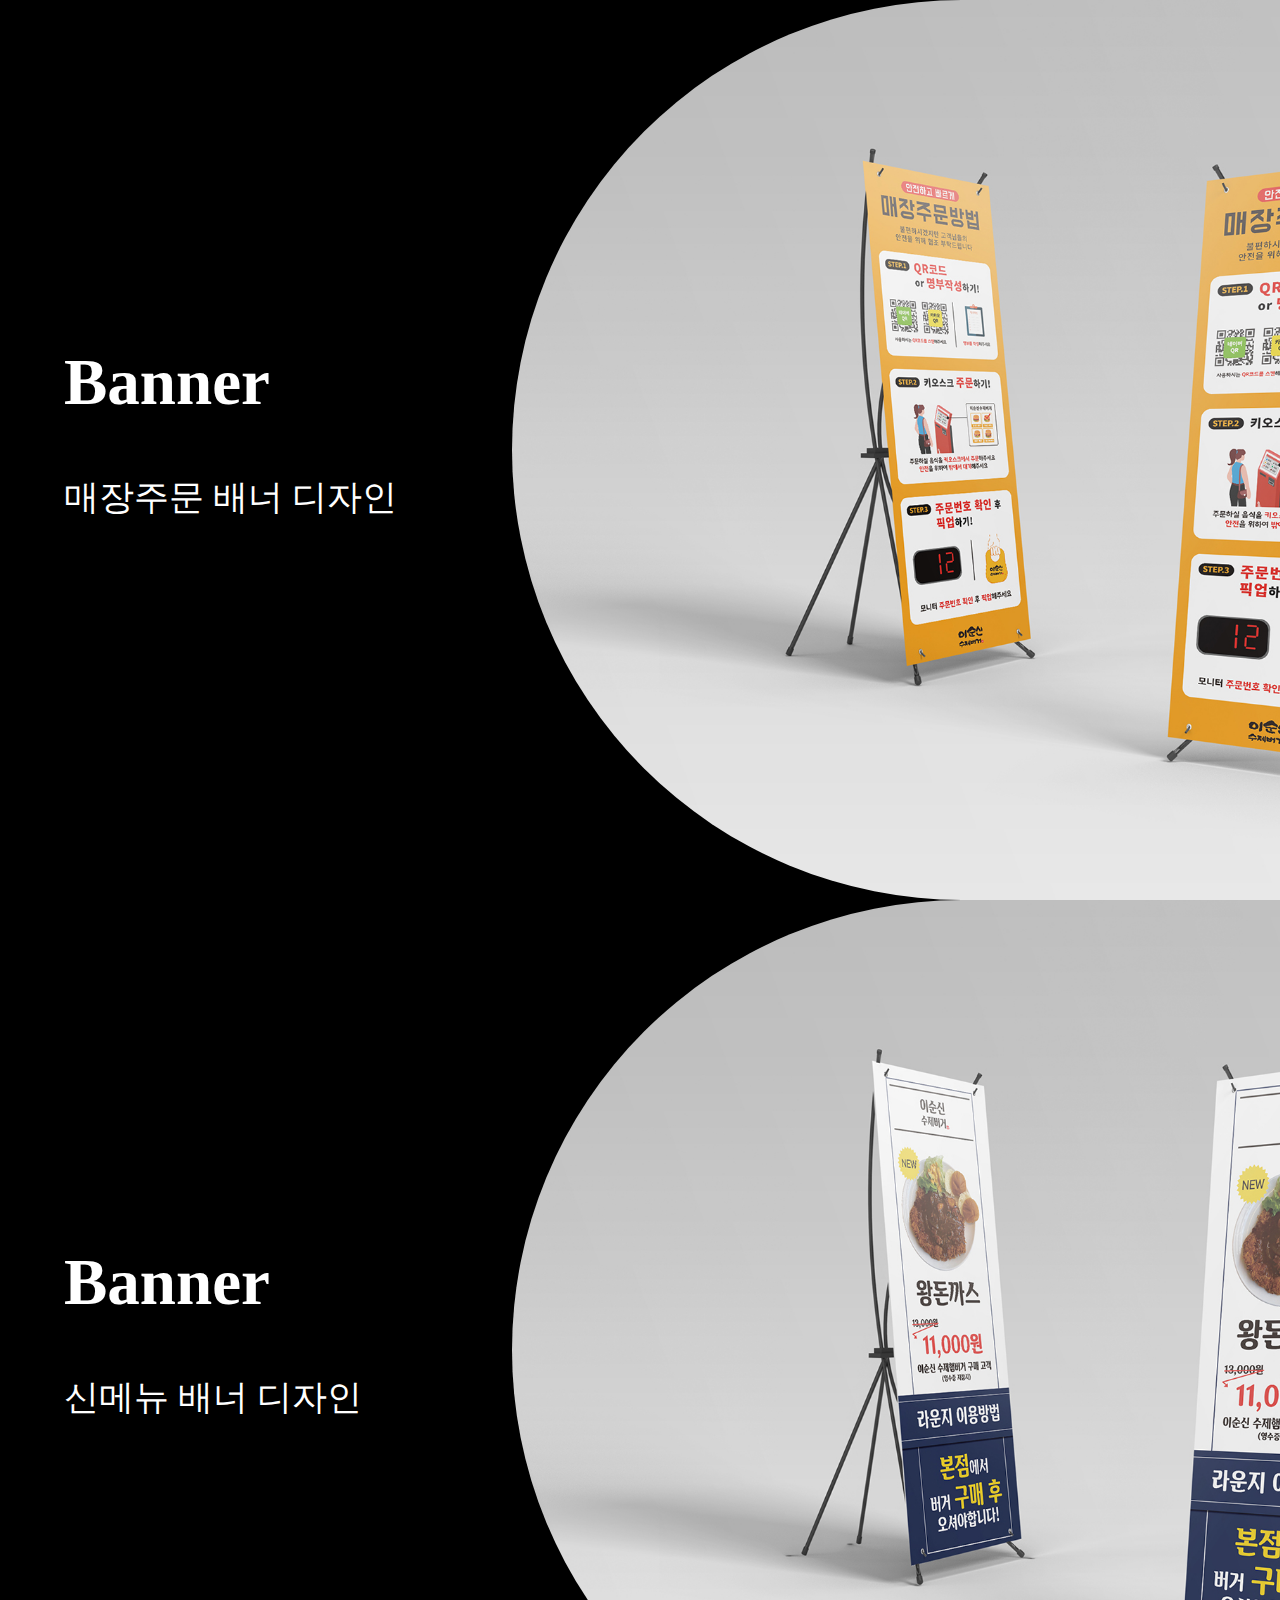
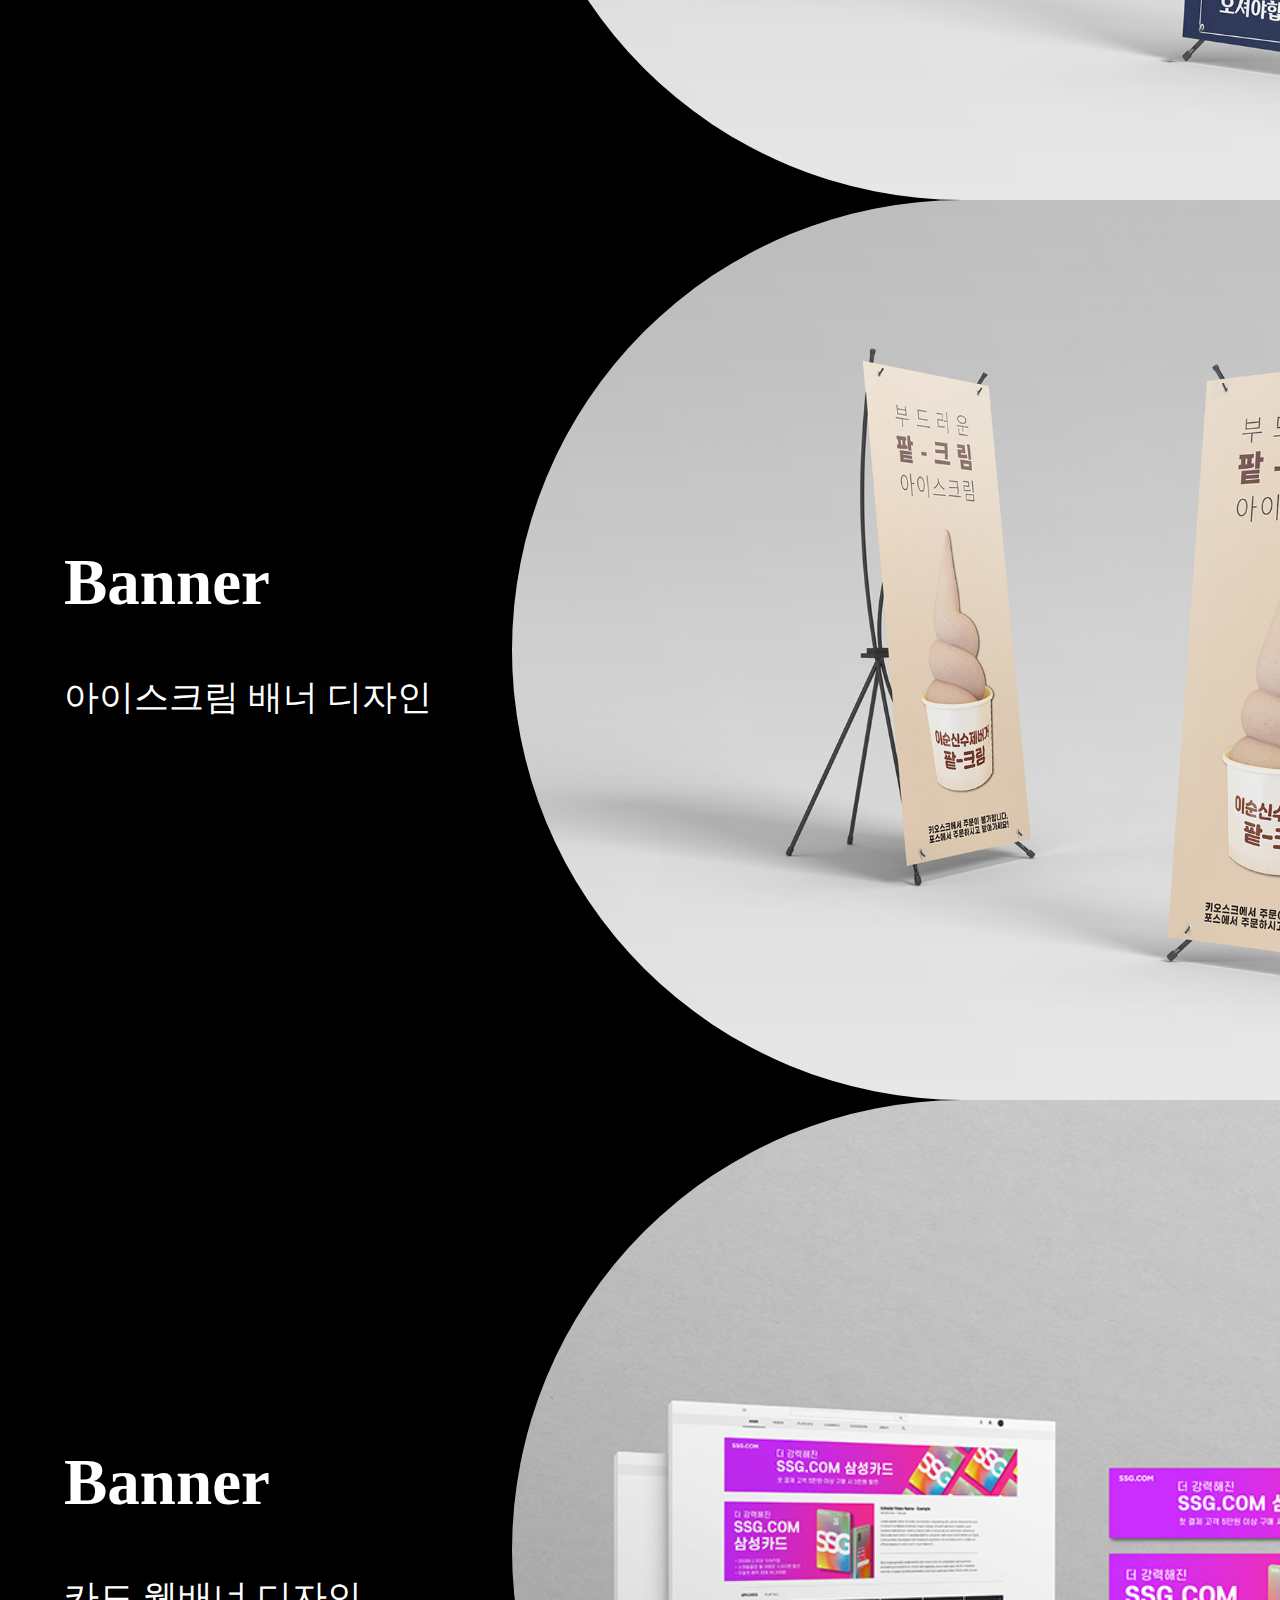
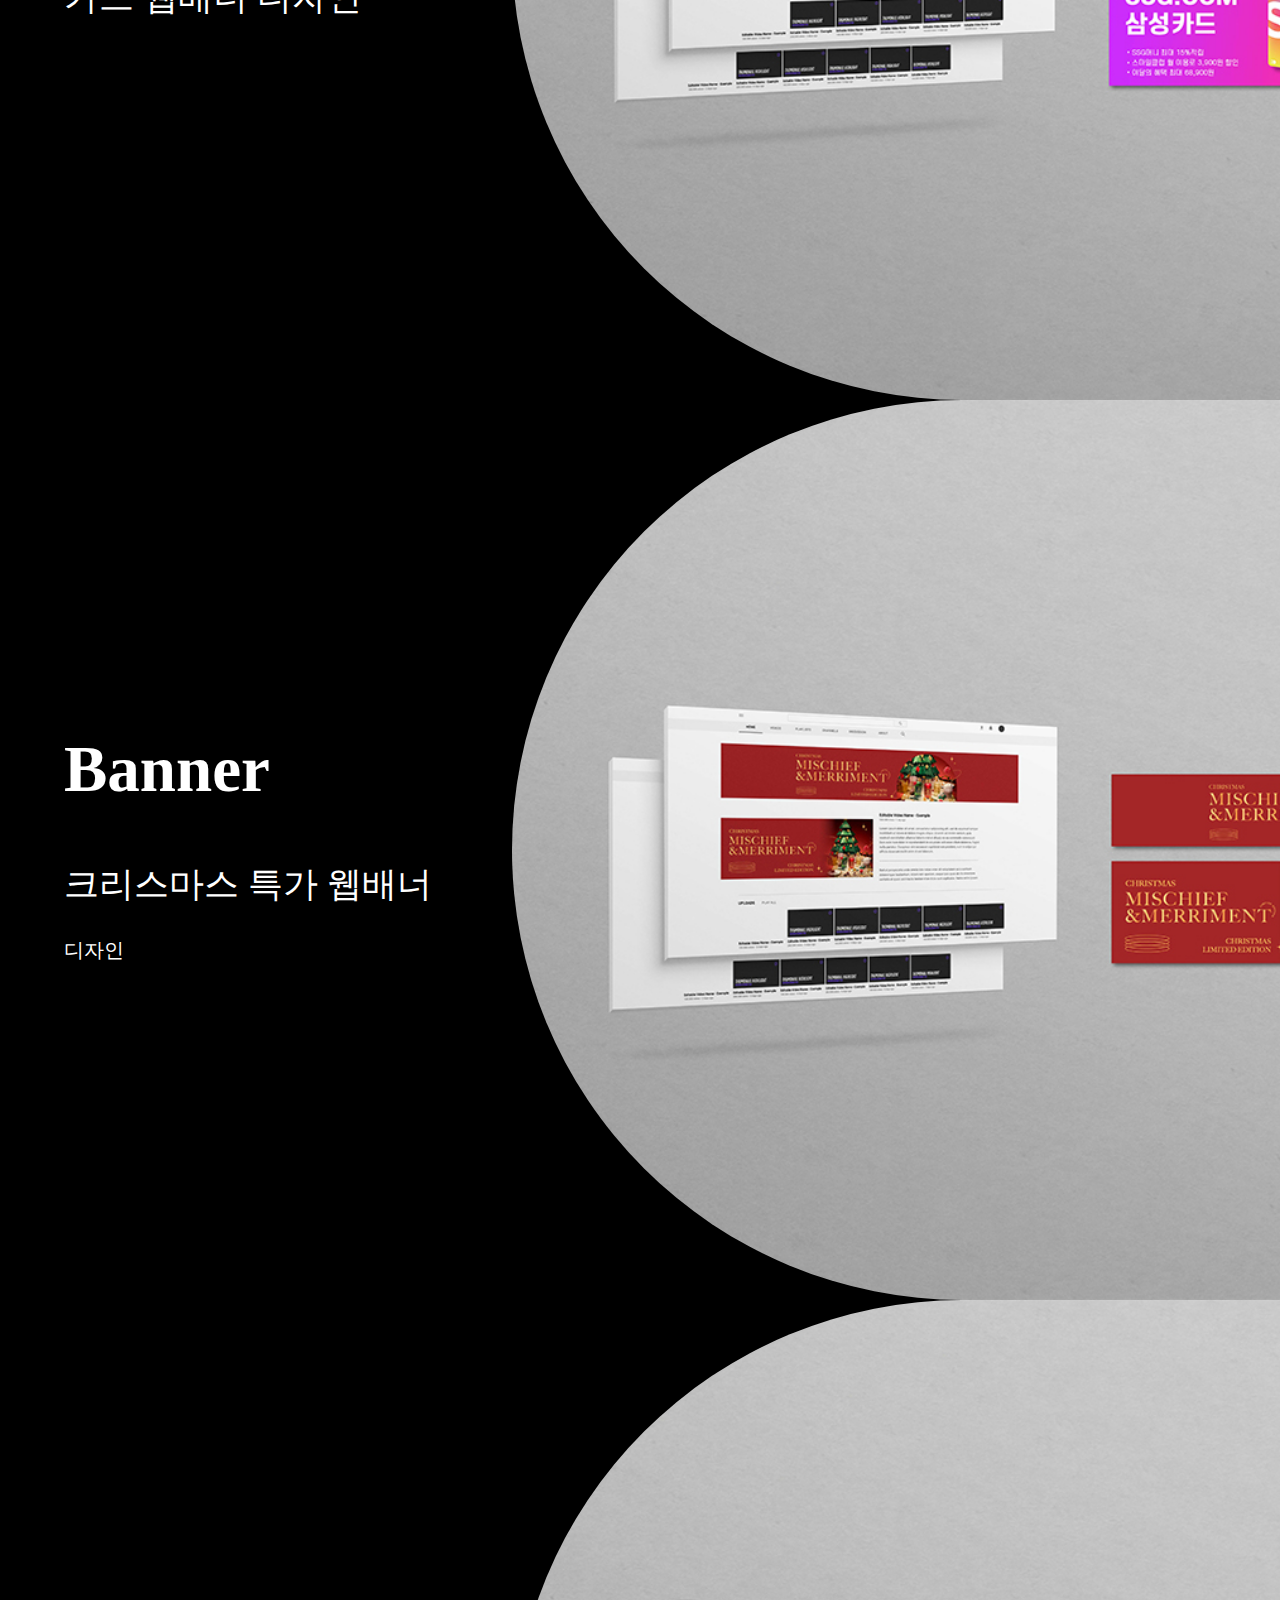
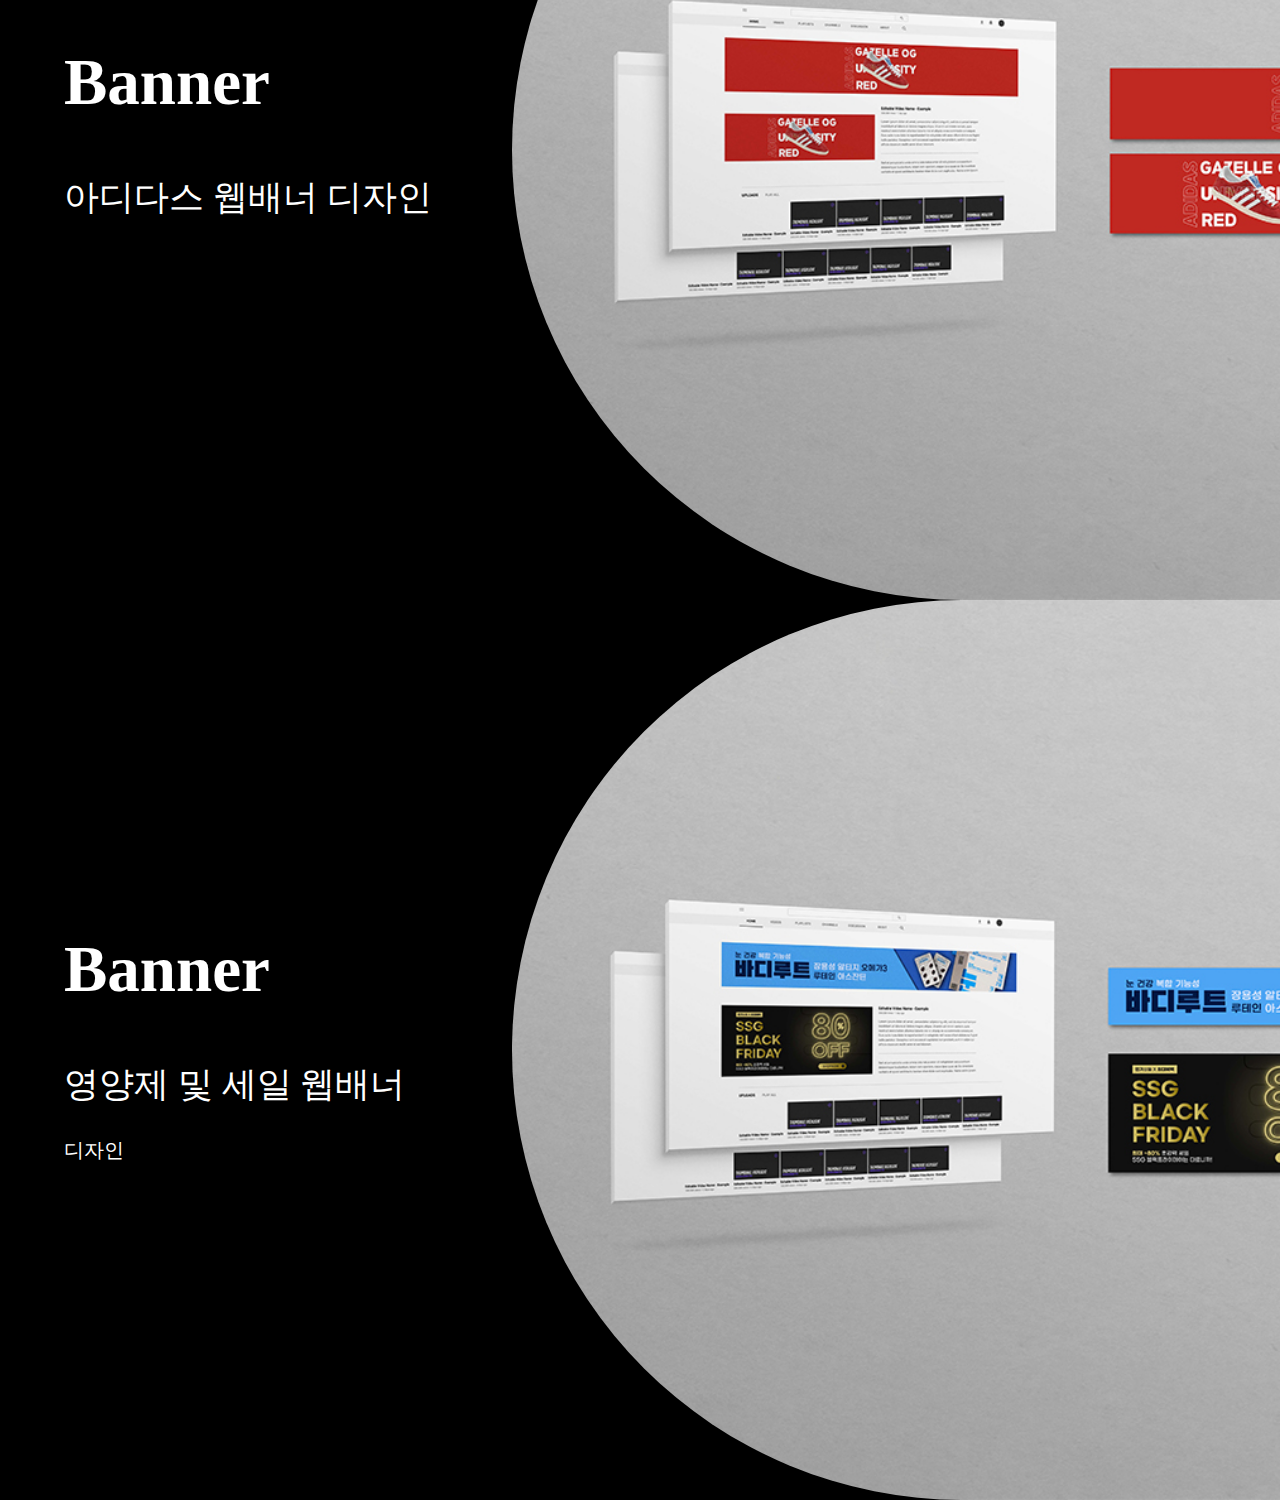
<file: index8.html>
<!DOCTYPE html>
<html lang="ko">

<head>
    <meta charset="UTF-8">
    <meta name="viewport" content="width=device-width, initial-scale=1.0">
    <title>portfolio</title>
    <script src="https://code.jquery.com/jquery-3.7.1.min.js"></script>
    <script src="js/script8.js" type="text/javascript"></script>
    <link rel="preconnect" href="https://cdn.jsdelivr.net/gh/Project-Noonnu/noonfonts_2107@1.1/Pretendard-Regular.woff">
    <link rel="stylesheet" href="css/reset.css">
    <link rel="stylesheet" href="css/style8.css">
</head>

<body>
    <!-- poster1 -->
    <div id="page1" class="section">
        <div class="containerText">
            <p>Banner</p>
            <p>매장주문 배너 디자인</p>
        </div> <!-- /.containerText -->
        <div class="containerImg">
            <img src="images/banner1.jpg" alt="banner1">
        </div> <!-- /.containerImg -->
    </div> <!-- /#page1 -->
    <div id="page2" class="section">
        <div class="containerText">
            <p>Banner</p>
            <p>신메뉴 배너 디자인</p>
        </div> <!-- /.containerText -->
        <div class="containerImg">
            <img src="images/banner2.jpg" alt="banner1">
        </div> <!-- /.containerImg -->
    </div> <!-- /#page2 -->
    <div id="page3" class="section">
        <div class="containerText">
            <p>Banner</p>
            <p>아이스크림 배너 디자인</p>
        </div> <!-- /.containerText -->
        <div class="containerImg">
            <img src="images/banner3.jpg" alt="banner1">
        </div> <!-- /.containerImg -->
    </div> <!-- /#page3 -->
    <div id="page4" class="section">
        <div class="containerText">
            <p>Banner</p>
            <p>카드 웹배너 디자인</p>
        </div> <!-- /.containerText -->
        <div class="containerImg">
            <img src="images/banner4.jpg" alt="banner1">
        </div> <!-- /.containerImg -->
    </div> <!-- /#page4 -->
    <div id="page5" class="section">
        <div class="containerText">
            <p>Banner</p>
            <p>크리스마스 특가 웹배너 디자인</p>
        </div> <!-- /.containerText -->
        <div class="containerImg">
            <img src="images/banner5.jpg" alt="banner1">
        </div> <!-- /.containerImg -->
    </div> <!-- /#page5 -->
    <div id="page6" class="section">
        <div class="containerText">
            <p>Banner</p>
            <p>아디다스 웹배너 디자인</p>
        </div> <!-- /.containerText -->
        <div class="containerImg">
            <img src="images/banner6.jpg" alt="banner1">
        </div> <!-- /.containerImg -->
    </div> <!-- /#page6 -->
    <div id="page7" class="section">
        <div class="containerText">
            <p>Banner</p>
            <p>영양제 및 세일 웹배너 디자인</p>
        </div> <!-- /.containerText -->
        <div class="containerImg">
            <img src="images/banner7.jpg" alt="banner1">
        </div> <!-- /.containerImg -->
    </div> <!-- /#page7 -->
</body>

</html>
</file>
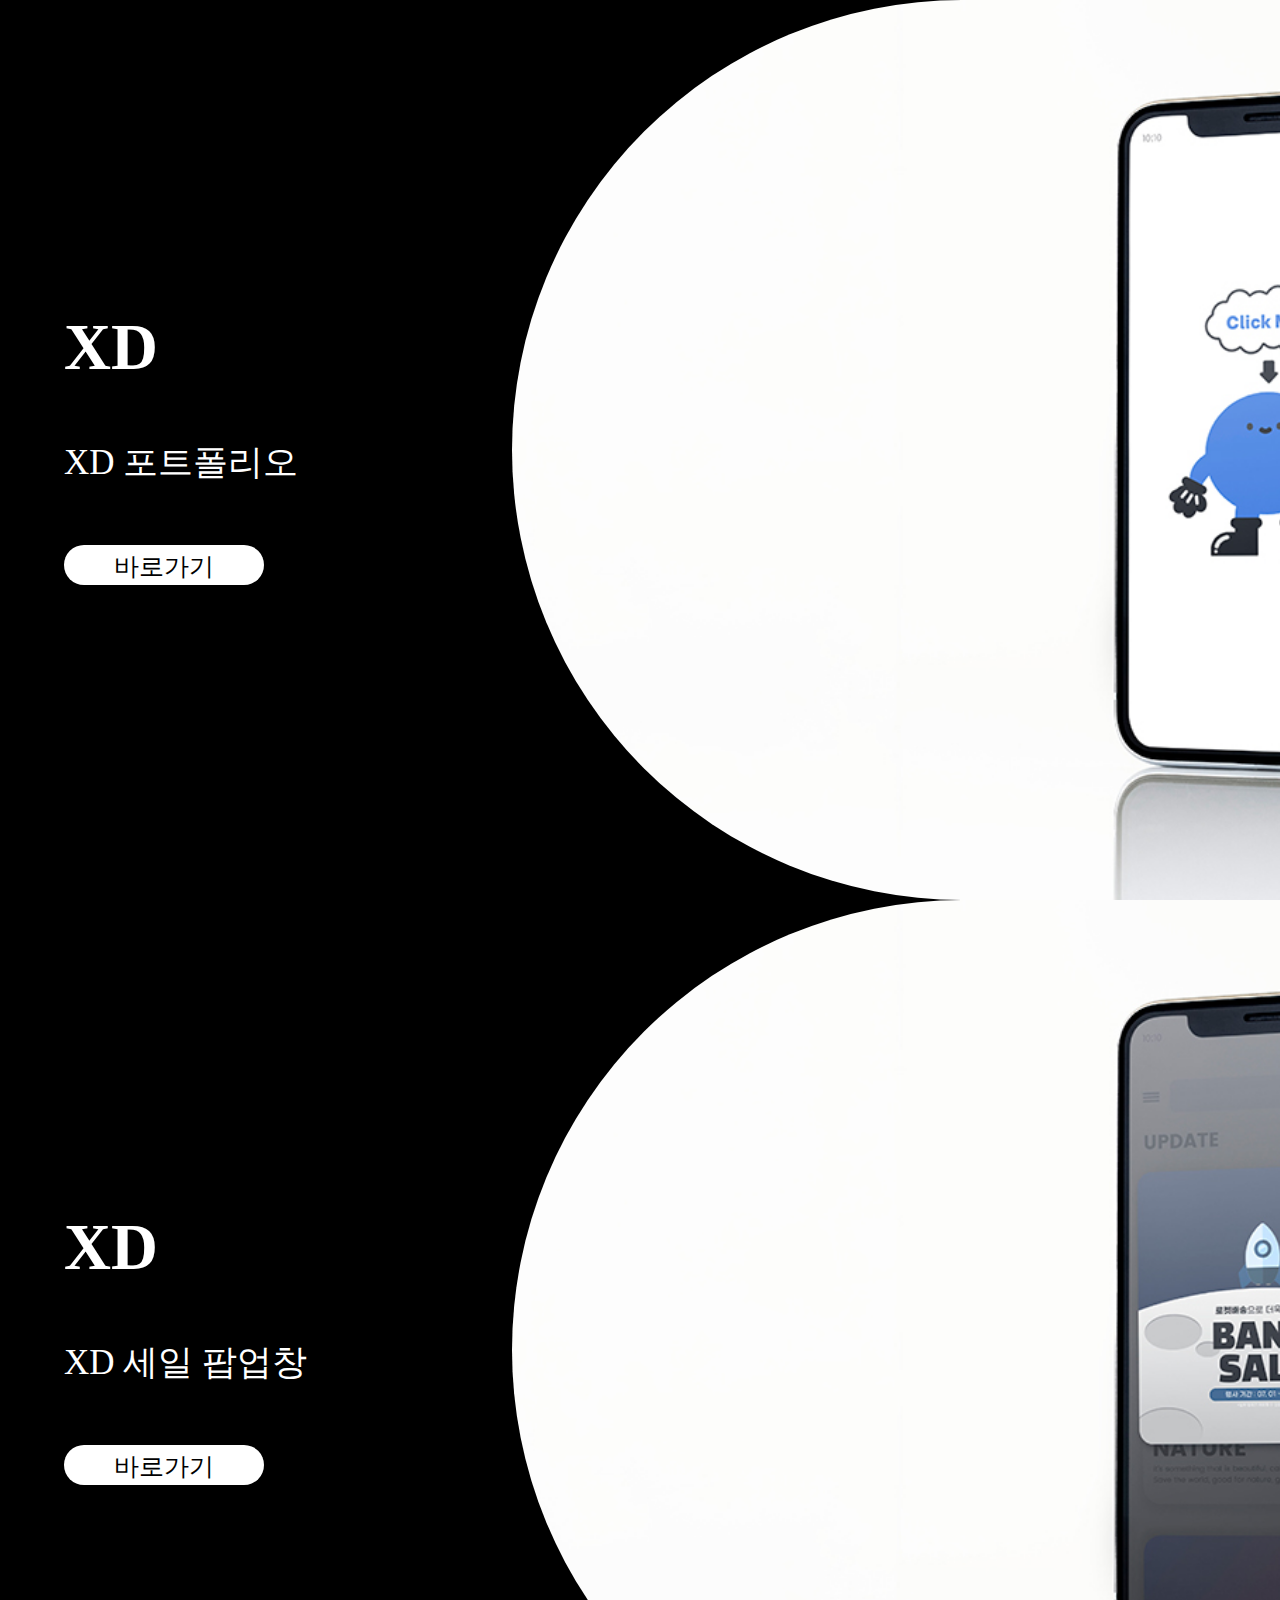
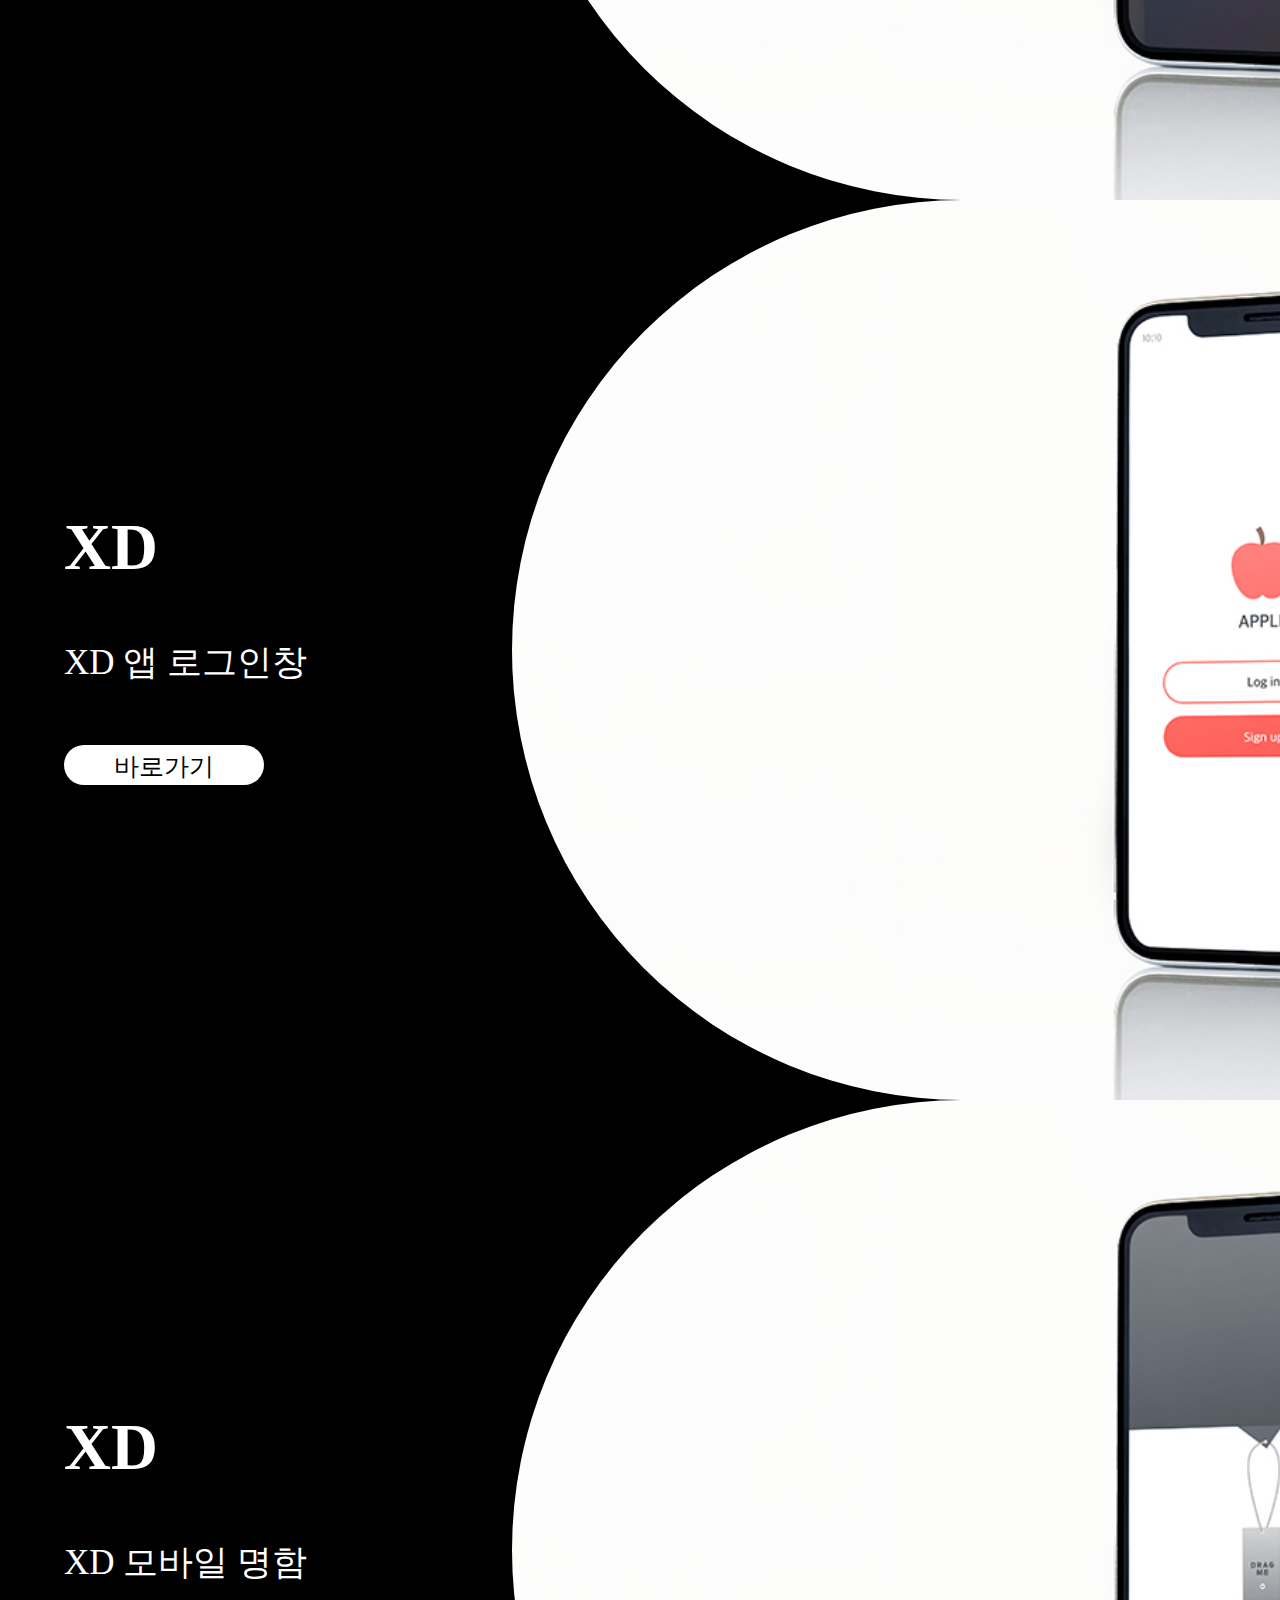
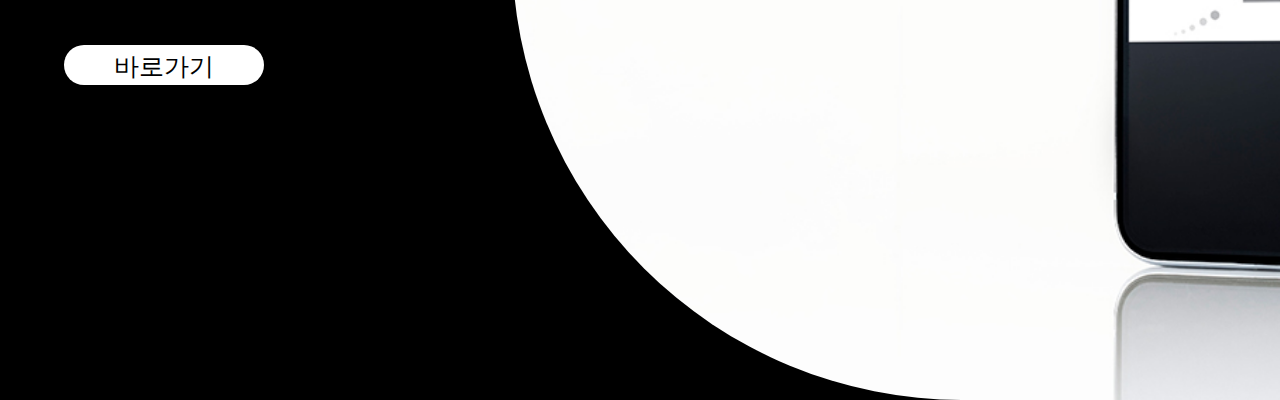
<file: index9.html>
<!DOCTYPE html>
<html lang="ko">

<head>
    <meta charset="UTF-8">
    <meta name="viewport" content="width=device-width, initial-scale=1.0">
    <title>portfolio</title>
    <script src="https://code.jquery.com/jquery-3.7.1.min.js"></script>
    <script src="js/script9.js" type="text/javascript"></script>
    <link rel="preconnect" href="https://cdn.jsdelivr.net/gh/Project-Noonnu/noonfonts_2107@1.1/Pretendard-Regular.woff">
    <link rel="stylesheet" href="css/reset.css">
    <link rel="stylesheet" href="css/style9.css">
</head>

<body>
    <div id="page1" class="section">
        <div class="containerText">
            <p>XD</p>
            <p>XD 포트폴리오</p>
            <a href="https://xd.adobe.com/view/35357710-c1df-4754-9078-eb85f9d841e1-6066/" target="_blank">바로가기</a>
        </div> <!-- /.containerText -->
        <div class="containerImg">
            <img src="images/xd_mockup1.jpg" alt="XD1">
        </div> <!-- /.containerImg -->
    </div> <!-- /#page1 -->
    <div id="page2" class="section">
        <div class="containerText">
            <p>XD</p>
            <p>XD 세일 팝업창</p>
            <a href="https://xd.adobe.com/view/033cf530-b3f0-4b51-9cc8-a41f39dc5a4c-566f/" target="_blank">바로가기</a>
        </div> <!-- /.containerText -->
        <div class="containerImg">
            <img src="images/xd_mockup2.jpg" alt="XD2">
        </div> <!-- /.containerImg -->
    </div> <!-- /#page2 -->
    <div id="page3" class="section">
        <div class="containerText">
            <p>XD</p>
            <p>XD 앱 로그인창</p>
            <a href="https://xd.adobe.com/view/70988b67-fed9-4938-8be5-5df3273b8756-25cb/" target="_blank">바로가기</a>
        </div> <!-- /.containerText -->
        <div class="containerImg">
            <img src="images/xd_mockup3.jpg" alt="XD3">
        </div> <!-- /.containerImg -->
    </div> <!-- /#page3 -->
    <div id="page4" class="section">
        <div class="containerText">
            <p>XD</p>
            <p>XD 모바일 명함</p>
            <a href="https://xd.adobe.com/view/f84f63cb-54e2-441e-add8-6c2bb4d0338f-ad1c/" target="_blank">바로가기</a>
        </div> <!-- /.containerText -->
        <div class="containerImg">
            <img src="images/xd_mockup4.jpg" alt="XD4">
        </div> <!-- /.containerImg -->
    </div> <!-- /#page4 -->
</body>

</html>
</file>
<file: css/style.css>
a {
    text-decoration: none;
    color: inherit;
}
ul {
    list-style: none;
}
html {
    overflow: hidden;
}
body, html {
    display: block;
    width: 100%;
    height: 100%;
    margin: 0;

    background-color: black;
    color: white;
}
button {
    border: none;
    outline: none;
    background-color: transparent;
    padding: 0;
    cursor: pointer;
}
.section {
    width: 100%;
    height: 100%;
    position: relative;
}

/* ------------------------------------------------------------------- */
#page1 {
    /* background-color: aqua; */
    background: linear-gradient(to right, #000000, #363636);
}
.text1 {
    width: 50%;
    height: 100%;
    display: flex;
    align-items: center;
    float: left;
}
.text1::after {
    content: "";
    display: block;
    clear: both;
}
.text1_span {
    font-size: 60px;
    line-height: 1.2;
    padding-left: 30%;
}
.text2 {
    /* width: 50%; */
    height: 100%;
    display: flex;
    padding-left: 20%;
    align-items: center;
}
.text2_span {
    font-size: 30px;
    line-height: 1.2;
    text-align: right;
}
.text2::after {
    content: "";
    display: block;
    clear: both;
}
.text2_name {
    font-weight: 700;
}
/* 텍스트 왼쪽에서 오른쪽으로 나타남 */
@keyframes fadeInLeft {
    0% {
        opacity: 0;
        transform: translate3d(-100%, 0, 0);
    }
    to {
        opacity: 1;
        transform: translateZ(0);
    }
}
.text_obj1 {
    position: relative;
    animation: fadeInLeft 2s;
}
/* 텍스트 오른쪽에서 왼쪽으로 나타남 */
@keyframes fadeInRight {
    0% {
        opacity: 0;
        transform: translate3d(100%, 0, 0);
    }
    to {
        opacity: 1;
        transform: translateZ(0);
    }
}
.text_obj2 {
    position: relative;
    animation: fadeInRight 2s;
}

/* ------------------------------------------------------------------- */
#page2 {
    background-color: black;
}
.page2_text {
    flex-direction: column;
}
.text_eg {
    font-size: 45px;
    padding-top: 30%;
}
.text_kr {
    font-size: 20px;
    line-height: 1.3;
    opacity: 0.8;
    padding-right: 30px;
    padding-top: 5%;
}
.page2_text2 {
    flex-direction: column;
    padding: 0;
    margin-right: 200px;
}
.page2_main_text {
    padding-top: 10%;
    text-align: center;
    font-size: 50px;
}
.page2_box {
    margin-top: 9%;
}
.page2_box > p:nth-child(1) {
    font-size: 25px;
    font-weight: 700;
    padding-right: 240px;
}
.page2_box > p:nth-child(2) {
    text-align: left;
    font-size: 18px;
    padding-top: 10px;
    line-height: 1.2;
    margin-right: 30px;
    float: left;
}
.page2_box > p:nth-child(2)::after {
    content: "";
    display: block;
    clear: both;
}
.page2_box > p:nth-child(3) {
    text-align: left;
    flex-direction: row;
    font-size: 18px;
    padding-top: 10px;
    line-height: 1.2;
    float: left;
}
.page2_box > p:nth-child(3)::after {
    content: "";
    display: block;
    clear: both;
}
.box_text1 {
    padding-left: 30px;
}
.sns_icon {
    padding-right: 210px;
    padding-top: 60px;
}
.sns_icon > a:nth-child(2) {
    margin-left: 10px;
}
.sns_icon > a > img {
    width: 40px;
}
.skill_icon {
    margin-top: 10px;
}
.skill_icon img {
    width: 50px;
}
.skill_icon_box1 > img:nth-child(4) {
    width: 40px;
    padding: 5px;
}
.skill_icon_box2 img {
    width: 40px;
    border-radius: 10px;
    margin-left: 12px;
}
.skill_icon_box2 img:nth-child(1) {
    margin-left: 0;
}

/* ------------------------------------------------------------------- */
#page3 {
    overflow: hidden;
}
#page3 p:nth-child(1) {
    font-size: 40px;
    font-weight: 700;
    display: inline-block;
    margin-top: 4%;
    margin-left: 5%;
}
.button-box {
    padding-right: 10%;
}
.button-box::after {
    content: "";
    display: block;
    clear: both;
}
.button-box > button {
    float: right;
    opacity: 0.5;
}
.button-box > button:hover {
    opacity: 1;
}
.content_button {
    float: right;
}
.content_button > img {
    width: 40px;
}
#contents_prev {
    margin-right: 10px;
}
.contents_container {
    width: 85%;
    overflow: hidden;
    position: relative;
    left: 5%;
}
.contents_container::after {
    content: "";
    display: block;
    position: absolute;
    top: 0;
    right: 0;
    width: 320px;
    height: 100%;
    background: linear-gradient(to right,
    rgba(0, 0, 0, 0) 10%,
    rgba(0, 0, 0, 0.25) 25%,
    rgba(0, 0, 0, 0.5) 50%,
    rgba(0, 0, 0, 0.75) 75%,
    rgba(0, 0, 0, 1) 100%);
}
.contents_top {
    width: 200%;
    position: relative;
    top: 0;
    left: 0;
    margin-top: 1%;
}
.contents::after { content: ""; display: block; clear: both; }
.contents > li::after { content: ""; display: block; clear: both; }
.contents > li {
    float: left;
    width: 17%;
}
.contents > li > a > img {
    width: 200px;
    height: 240px;
    object-fit: cover;
    float: left;
}
.contents > li > p {
    float: left;
    font-size: 18px;
    line-height: 1.3;
    margin-left: 30px;
    margin-top: 30px;
}
.contents > li p::first-line {
    font-weight: 700;
}
.contents_bottom {
    width: 200%;
    margin-top: 3%;
    position: relative;
    top: 0;
    left: 0;
}
.contents_container > li:nth-child(2) {
    position: relative;
    left: 18%;
    top: 0;
    overflow: hidden;
}

/* ------------------------------------------------------------------- */
/* #page4 {
    background-color: wheat;
} */
#page4 p {
    position: absolute;
    top: 50%;
    left: 50%;
    transform: translate(-50%, -50%);
    font-size: 100px;
}
#page4 span {
    position: relative;
    top: 90%;
    left: 5%;
    font-size: 25px;
    display: block;
}
#page4 span:nth-child(2) {
    font-weight: 700;
}
</file>
<file: css/style2.css>
a {
    text-decoration: none;
    color: inherit;
}
ul {
    list-style: none;
}
html {
    overflow: hidden;
}
body, html {
    display: block;
    width: 100%;
    height: 100%;
    margin: 0;

    background-color: black;
    color: white;
}
button {
    border: none;
    outline: none;
    background-color: transparent;
    padding: 0;
    cursor: pointer;
}
.section {
    width: 100%;
    height: 100%;
    position: relative;
}

/* --------------------------------------------------------------- */
#page1 {
    overflow: hidden;
}
#page1::after{
    content: "";
    display: block;
    clear: both;
}
.main_box {
    width: 30%;
    float: left;
    position: absolute;
    top: 50%;
    left: 20%;
    transform: translate(-50%, -50%);
}
.main_box > p {
    font-size: 65px;
    font-weight: 700;
}
.main_box > p:nth-child(2) {
    font-size: 20px;
    line-height: 1.3;
    font-weight: 300;
    margin-top: 30px;
}
.main_box > p:nth-child(2)::first-line {
    font-weight: 500;
    font-size: 35px;
    line-height: 3;
}
.main_box a {
    display: block;
    font-size: 25px;
    text-align: center;
    color: black;
    background-color: white;
    width: 200px;
    height: 40px;
    line-height: 44px;
    border-radius: 20px;
    margin-top: 30px;
}
.main_img {
    position: relative;
    height: 100%;
    width: 60%;
    float: right;
    border-radius: 530px 0 0 530px;
    overflow: hidden;
}
#page1 > .main_img {
    background-color: #e4eef5;
}
#page2 > .main_img {
    background-color: #efe6e0;
}
#page3 > .main_img {
    background-color: #d4e0e9;
}
.main_img > img:nth-child(1) {
    position: absolute;
    top: 0; right: 0;
    transform: translate(0, 60%);
    width: 500px;
    z-index: 1;
}
#page2 > .main_img > img:nth-child(2) {
    bottom: -300px;
}
#page2 > .main_img > img:nth-child(3) {
    top: -600px;
}
.main_img > img:nth-child(2) {
    position: absolute;
    bottom: 0; left: 20%;
    width: 300px;
    z-index: 2;
    box-shadow: 5px 5px 5px rgba(0, 0, 0, 0.1);
}
.main_img > img:nth-child(3) {
    position: absolute;
    top: 0; left: 48%;
    width: 300px;
    box-shadow: 5px 5px 5px rgba(0, 0, 0, 0.1);
}
.hidden {
    opacity: 0;
}
.fadeIn {
    animation: fadeIn 2s;
}
.fadeInUp {
    animation: fadeInUp 1.5s;
}
.fadeInDown {
    animation: fadeInDown 1.5s;
}
@keyframes fadeIn {
    from {opacity: 0;}
    to {opacity: 1;}
}
@keyframes fadeInUp {
    0% {
	    opacity: 0;
        transform: translate3d(0, 100%, 0);
	}
	100% {
	    opacity: 1;
	    transform: translateY(0);
	}
}
@keyframes fadeInDown {
    0%{
        opacity: 0;
        transform: translate3d(0, -100%, 0);
    }
    to {
        opacity: 1;
        transform: translateZ(0);
    }
}

/* --------------------------------------------------------------- */
#page3 {
    overflow: hidden;
}
/* --------------------------------------------------------------- */
#page4 {
    background: skyblue;
}
/* --------------------------------------------------------------- */
#page5 {
    overflow: hidden;
}
/* --------------------------------------------------------------- */
#page6 {
    background: cadetblue;
}
</file>
<file: css/style3.css>
a {
    text-decoration: none;
    color: inherit;
}
ul {
    list-style: none;
}
html {
    overflow: hidden;
}
body, html {
    display: block;
    width: 100%;
    height: 100%;
    margin: 0;

    background-color: black;
    color: white;
}
button {
    border: none;
    outline: none;
    background-color: transparent;
    padding: 0;
    cursor: pointer;
}
.section {
    width: 100%;
    height: 100%;
    position: relative;
}

/* webdesign1*/
/* ------------------------------------------------------------------- */
#page1 {
    overflow: hidden;
}
.containerText {
    width: 30%;
    float: left;
    position: absolute;
    top: 50%;
    left: 20%;
    transform: translate(-50%, -50%);
}
.containerText > a {
    display: block;
    font-size: 25px;
    text-align: center;
    color: black;
    background-color: white;
    width: 200px;
    height: 40px;
    line-height: 44px;
    border-radius: 20px;
    margin-top: 30px;
}
.containerText > p {
    font-size: 65px;
    font-weight: 700;
}
.containerText > p:nth-child(2) {
    font-size: 20px;
    line-height: 1.3;
    font-weight: 300;
    margin-top: 30px;
}
.containerText > p:nth-child(2)::first-line {
    font-weight: 500;
    font-size: 35px;
    line-height: 3;
}
.containerImg {
    position: relative;
    height: 100%;
    width: 60%;
    float: right;
    border-radius: 530px 0 0 530px;
    overflow: hidden;
}
.containerImg > img {
    height: 100%;
    position: absolute;
    right: -250px;
}

/* webdesign2 */
/* ------------------------------------------------------------------- */
#page2 {
    overflow: hidden;
}

/* webdesign3 */
/* ------------------------------------------------------------------- */
#page3 {
    overflow: hidden;
}

/* webdesign4 */
/* ------------------------------------------------------------------- */
#page4 {
    overflow: hidden;
}
</file>
<file: css/style5.css>
a {
    text-decoration: none;
    color: inherit;
}
ul {
    list-style: none;
}
html {
    overflow: hidden;
}
body, html {
    display: block;
    width: 100%;
    height: 100%;
    margin: 0;

    background-color: black;
    color: white;
}
button {
    border: none;
    outline: none;
    background-color: transparent;
    padding: 0;
    cursor: pointer;
}
.section {
    width: 100%;
    height: 100%;
    position: relative;
}

/* branding1*/

/* ------------------------------------------------------------------- */
#page01 {
    overflow: hidden;
}
.containerText {
    width: 30%;
    float: left;
    position: absolute;
    top: 50%;
    left: 20%;
    transform: translate(-50%, -50%);
}
.containerText > p {
    font-size: 39px;
    font-weight: 700;
}
.containerText > p:nth-child(2) {
    font-size: 25px;
    font-weight: 500;
    margin-top: 15px;
}
.containerImg {
    position: relative;
    height: 100%;
    width: 60%;
    float: right;
    border-radius: 530px 0 0 530px;
    overflow: hidden;
}
.containerImg > img {
    height: 100%;
}
.colorContainer124 {
    background-color: #0a488c;
}
.colorContainer123 {
    background-color: #1998f7;
}

/* -----효정병원------ */

/* ------------------------------------------------------------------- */
#page0 {
    overflow: hidden;
}
.containerText {
    width: 30%;
    float: left;
    position: absolute;
    top: 50%;
    left: 20%;
    transform: translate(-50%, -50%);
}
.containerText > p {
    font-size: 39px;
    font-weight: 700;
}
.containerText > p:nth-child(2) {
    font-size: 25px;
    font-weight: 500;
    margin-top: 15px;
}
.containerImg {
    position: relative;
    height: 100%;
    width: 60%;
    float: right;
    border-radius: 530px 0 0 530px;
    overflow: hidden;
}
.containerImg > img {
    height: 100%;
}
.colorContainer567 {
    background-color: #0002e9;
}
.colorContainer568 {
    background-color: #c4c4e9;
}

/* -----지니캐디------ */

/* ------------------------------------------------------------------- */
#page1 {
    overflow: hidden;
}
.containerText {
    width: 30%;
    float: left;
    position: absolute;
    top: 50%;
    left: 20%;
    transform: translate(-50%, -50%);
}
.containerText > p {
    font-size: 39px;
    font-weight: 700;
}
.containerText > p:nth-child(2) {
    font-size: 25px;
    font-weight: 500;
    margin-top: 15px;
}
.containerImg {
    position: relative;
    height: 100%;
    width: 60%;
    float: right;
    border-radius: 530px 0 0 530px;
    overflow: hidden;
}
.containerImg > img {
    height: 100%;
}
/* ------------- */
#page2 {
    overflow: hidden;
}
.brandingBox p {
    font-size: 30px;
    line-height: 1.5;
    text-align: center;
}
.brandingBox1 {
    position: absolute;
    top: 20%; left: 10%;
}
.brandingBox1 > img{
    width: 400px;
}
.brandingBox2 {
    position: absolute;
    top: 30%; left: 50%;
    width: 700px;
}
.boxContainer1 {
    margin-bottom: 60px;
}
.boxContainer1::after {
    content: "";
    display: block;
    clear: both;
}
.boxContainer2 p {
    font-size: 20px;
    font-weight: 300;
}
.colorBox {
    float: left;
    width: 50%;
}
.colorBox > p {
    font-size: 20px;
}
.colorContainer {
    width: 100px;
    height: 100px;
    border-radius: 50px;
    margin: 0 125px 30px;
}
.colorContainer1 {
    background-color: #f5c81e;
}
.colorContainer2 {
    background-color: #162345;
}
/* ------------- */
#page3 {
    overflow: hidden;
}
#page4 {
    overflow: hidden;
}
.brandingImgFull > img {
    width: 100%;
    height: 100%;
    object-fit: cover;
}

/* brandin2 */
/* ------------------------------------------------------------------- */
#page5 {
    overflow: hidden;
}
.colorContainer3 {
    background-color: #f6dad9;
}
.colorContainer4 {
    background-color: #3c0815;
}

/* brandin3 */
/* ------------------------------------------------------------------- */
#page9 {
    overflow: hidden;
}
.colorContainer5 {
    background-color: #000000;
    border: 3px solid white;
}
.colorContainer6 {
    background-color: #ffffff;
}

/* brandin4 */
/* ------------------------------------------------------------------- */
#page9 {
    overflow: hidden;
}
.colorContainer7 {
    background-color: #488448;
}
.colorContainer8 {
    background-color: #ffbe32;
}
/* brandin5 */
/* ------------------------------------------------------------------- */
.branding5BoxImgs {
    width: 800px;
    margin-bottom: 60px;
}
.branding5BoxImgs::after {
    content: "";
    display: block;
    clear: both;
}
.brandingBoxImgs > img {
    width: 230px;
    float: left;
}
.branding5Box1 {
    top: 8%;
}
.branding5Box1 > img {
    width: 400px;
}
.branding5Box2 {
    position: absolute;
    top: 30%;
    left: 45%;
    width: 800px;
}
</file>
<file: css/style6.css>
a {
    text-decoration: none;
    color: inherit;
}
ul {
    list-style: none;
}
html {
    overflow: hidden;
}
body, html {
    display: block;
    width: 100%;
    height: 100%;
    margin: 0;

    background-color: black;
    color: white;
}
button {
    border: none;
    outline: none;
    background-color: transparent;
    padding: 0;
    cursor: pointer;
}
.section {
    width: 100%;
    height: 100%;
    position: relative;
}

/* package1*/
/* ------------------------------------------------------------------- */
#page1 {
    overflow: hidden;
}
.containerText {
    width: 30%;
    float: left;
    position: absolute;
    top: 50%;
    left: 20%;
    transform: translate(-50%, -50%);
}
.containerText > p {
    font-size: 39px;
    font-weight: 700;
    /* text-align: center; */
}
.containerText > p:nth-child(2) {
    margin-top: 15px;
    margin-bottom: 50px;
    font-weight: 500;
    font-size: 25px;
    line-height: 1;
    /* text-align: center; */
}
.containerImg {
    position: relative;
    height: 100%;
    width: 60%;
    float: right;
    border-radius: 530px 0 0 530px;
    overflow: hidden;
}
.containerImg > img {
    height: 100%;
}
.packageBox p {
    font-size: 17px;
    line-height: 1.3;
    /* text-align: center; */
}
.packageBox1 {
    position: absolute;
    top: 20%; left: 10%;
}
.packageBox1 > img{
    width: 500px;
}
.packageBox2 {
    width: 410px;
}
.boxContainer1 {
    margin-bottom: 30px;
}
.boxContainer1::after {
    content: "";
    display: block;
    clear: both;
}
.boxContainer2 p {
    font-size: 17px;
    font-weight: 300;
}
.colorBox {
    float: left;
    width: 50%;
}
.colorContainer {
    width: 70px;
    height: 70px;
    border-radius: 50px;
    margin: 0 0px 20px;
}
.colorContainer1 {
    background-color: #254303;
}
.colorContainer2 {
    background-color: #fcb549;
}
/* ------------- */
#page2 {
    overflow: hidden;
}
#page3 {
    overflow: hidden;
}
.packageImgFull {
    width: 100%;
    height: 100%;
    object-fit: cover;
}

/* package2 */
/* ------------------------------------------------------------------- */
#page4 {
    overflow: hidden;
}
.colorContainer3 {
    background-color: #ed8a47;
}
.colorContainer4 {
    background-color: #22421b;
}

/* package3 */
/* ------------------------------------------------------------------- */
#page7 {
    overflow: hidden;
}
.colorContainer5 {
    background-color: #ca0000;
}
.colorContainer6 {
    background-color: #e9c3c2;
}

/* package4 */
/* ------------------------------------------------------------------- */
#page10 {
    overflow: hidden;
}
.colorContainer7 {
    background-color: #4d2d1e;
}
.colorContainer8 {
    background-color: #e5c6a7;
}
</file>
<file: css/style7.css>
a {
    text-decoration: none;
    color: inherit;
}
ul {
    list-style: none;
}
html {
    overflow: hidden;
}
body, html {
    display: block;
    width: 100%;
    height: 100%;
    margin: 0;

    background-color: black;
    color: white;
}
button {
    border: none;
    outline: none;
    background-color: transparent;
    padding: 0;
    cursor: pointer;
}
.section {
    width: 100%;
    height: 100%;
    position: relative;
}

/* poster1*/
/* ------------------------------------------------------------------- */
#page1 {
    overflow: hidden;
}
.containerText {
    width: 30%;
    float: left;
    position: absolute;
    top: 50%;
    left: 20%;
    transform: translate(-50%, -50%);
}
.containerText > p {
    font-size: 65px;
    font-weight: 700;
}
.containerText > p:nth-child(2) {
    font-size: 20px;
    line-height: 1.3;
    font-weight: 300;
    margin-top: 30px;
}
.containerText > p:nth-child(2)::first-line {
    font-weight: 500;
    font-size: 35px;
    line-height: 3;
}
.containerImg {
    position: relative;
    height: 100%;
    width: 60%;
    float: right;
    border-radius: 530px 0 0 530px;
    overflow: hidden;
}
.containerImg > img {
    height: 100%;
}

/* poster2 */
/* ------------------------------------------------------------------- */
#page2 {
    overflow: hidden;
}

/* poster3 */
/* ------------------------------------------------------------------- */
#page3 {
    overflow: hidden;
}

/* poster4 */
/* ------------------------------------------------------------------- */
#page4 {
    overflow: hidden;
}

/* poster5 */
/* ------------------------------------------------------------------- */
#page5 {
    overflow: hidden;
}

/* poster6 */
/* ------------------------------------------------------------------- */
#page6 {
    overflow: hidden;
}

/* poster7 */
/* ------------------------------------------------------------------- */
#page7 {
    overflow: hidden;
}

/* poster8*/
/* ------------------------------------------------------------------- */
#page8 {
    overflow: hidden;
}

/* poster9 */
/* ------------------------------------------------------------------- */
#page9 {
    overflow: hidden;
}
</file>
<file: css/style8.css>
a {
    text-decoration: none;
    color: inherit;
}
ul {
    list-style: none;
}
html {
    overflow: hidden;
}
body, html {
    display: block;
    width: 100%;
    height: 100%;
    margin: 0;

    background-color: black;
    color: white;
}
button {
    border: none;
    outline: none;
    background-color: transparent;
    padding: 0;
    cursor: pointer;
}
.section {
    width: 100%;
    height: 100%;
    position: relative;
}

/* branding1*/
/* ------------------------------------------------------------------- */
#page1 {
    overflow: hidden;
}
.containerText {
    width: 30%;
    float: left;
    position: absolute;
    top: 50%;
    left: 20%;
    transform: translate(-50%, -50%);
}
.containerText > p {
    font-size: 65px;
    font-weight: 700;
}
.containerText > p:nth-child(2) {
    font-size: 20px;
    line-height: 1.3;
    font-weight: 300;
    margin-top: 30px;
}
.containerText > p:nth-child(2)::first-line {
    font-weight: 500;
    font-size: 35px;
    line-height: 3;
}
.containerImg {
    position: relative;
    height: 100%;
    width: 60%;
    float: right;
    border-radius: 530px 0 0 530px;
    overflow: hidden;
}
.containerImg > img {
    height: 100%;
    position: absolute;
    left: -7%;
}
</file>
<file: css/style9.css>
a {
    text-decoration: none;
    color: inherit;
}
ul {
    list-style: none;
}
html {
    overflow: hidden;
}
body, html {
    display: block;
    width: 100%;
    height: 100%;
    margin: 0;

    background-color: black;
    color: white;
}
button {
    border: none;
    outline: none;
    background-color: transparent;
    padding: 0;
    cursor: pointer;
}
.section {
    width: 100%;
    height: 100%;
    position: relative;
}

/* xd1*/
/* ------------------------------------------------------------------- */
#page1 {
    overflow: hidden;
}
.containerText {
    width: 30%;
    float: left;
    position: absolute;
    top: 50%;
    left: 20%;
    transform: translate(-50%, -50%);
}
.containerText > p {
    font-size: 65px;
    font-weight: 700;
}
.containerText > p:nth-child(2) {
    font-size: 20px;
    line-height: 1.3;
    font-weight: 300;
    margin-top: 30px;
}
.containerText > p:nth-child(2)::first-line {
    font-weight: 500;
    font-size: 35px;
    line-height: 3;
}
.containerText > a {
    display: block;
    font-size: 25px;
    text-align: center;
    color: black;
    background-color: white;
    width: 200px;
    height: 40px;
    line-height: 44px;
    border-radius: 20px;
    margin-top: 30px;
}
.containerImg {
    position: relative;
    height: 100%;
    width: 60%;
    float: right;
    border-radius: 530px 0 0 530px;
    overflow: hidden;
}
.containerImg > img {
    height: 100%;
}
</file>
